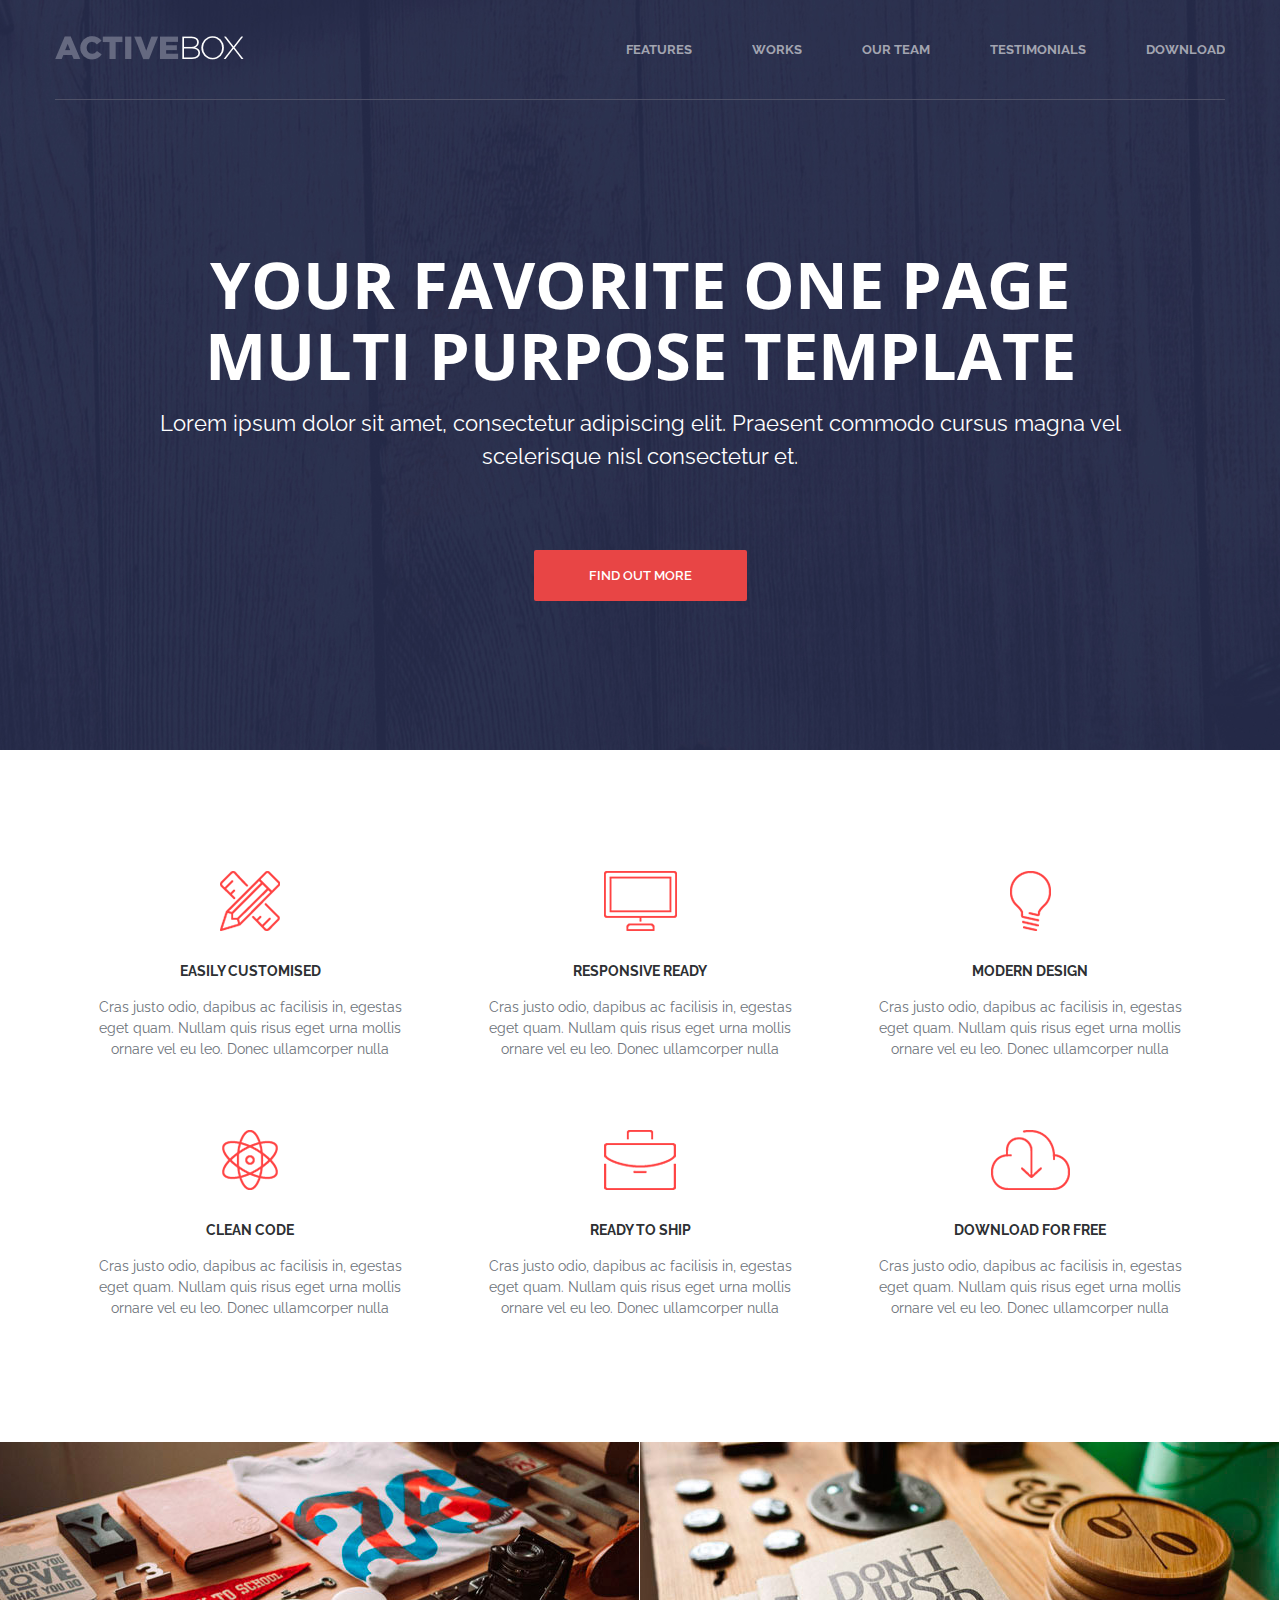
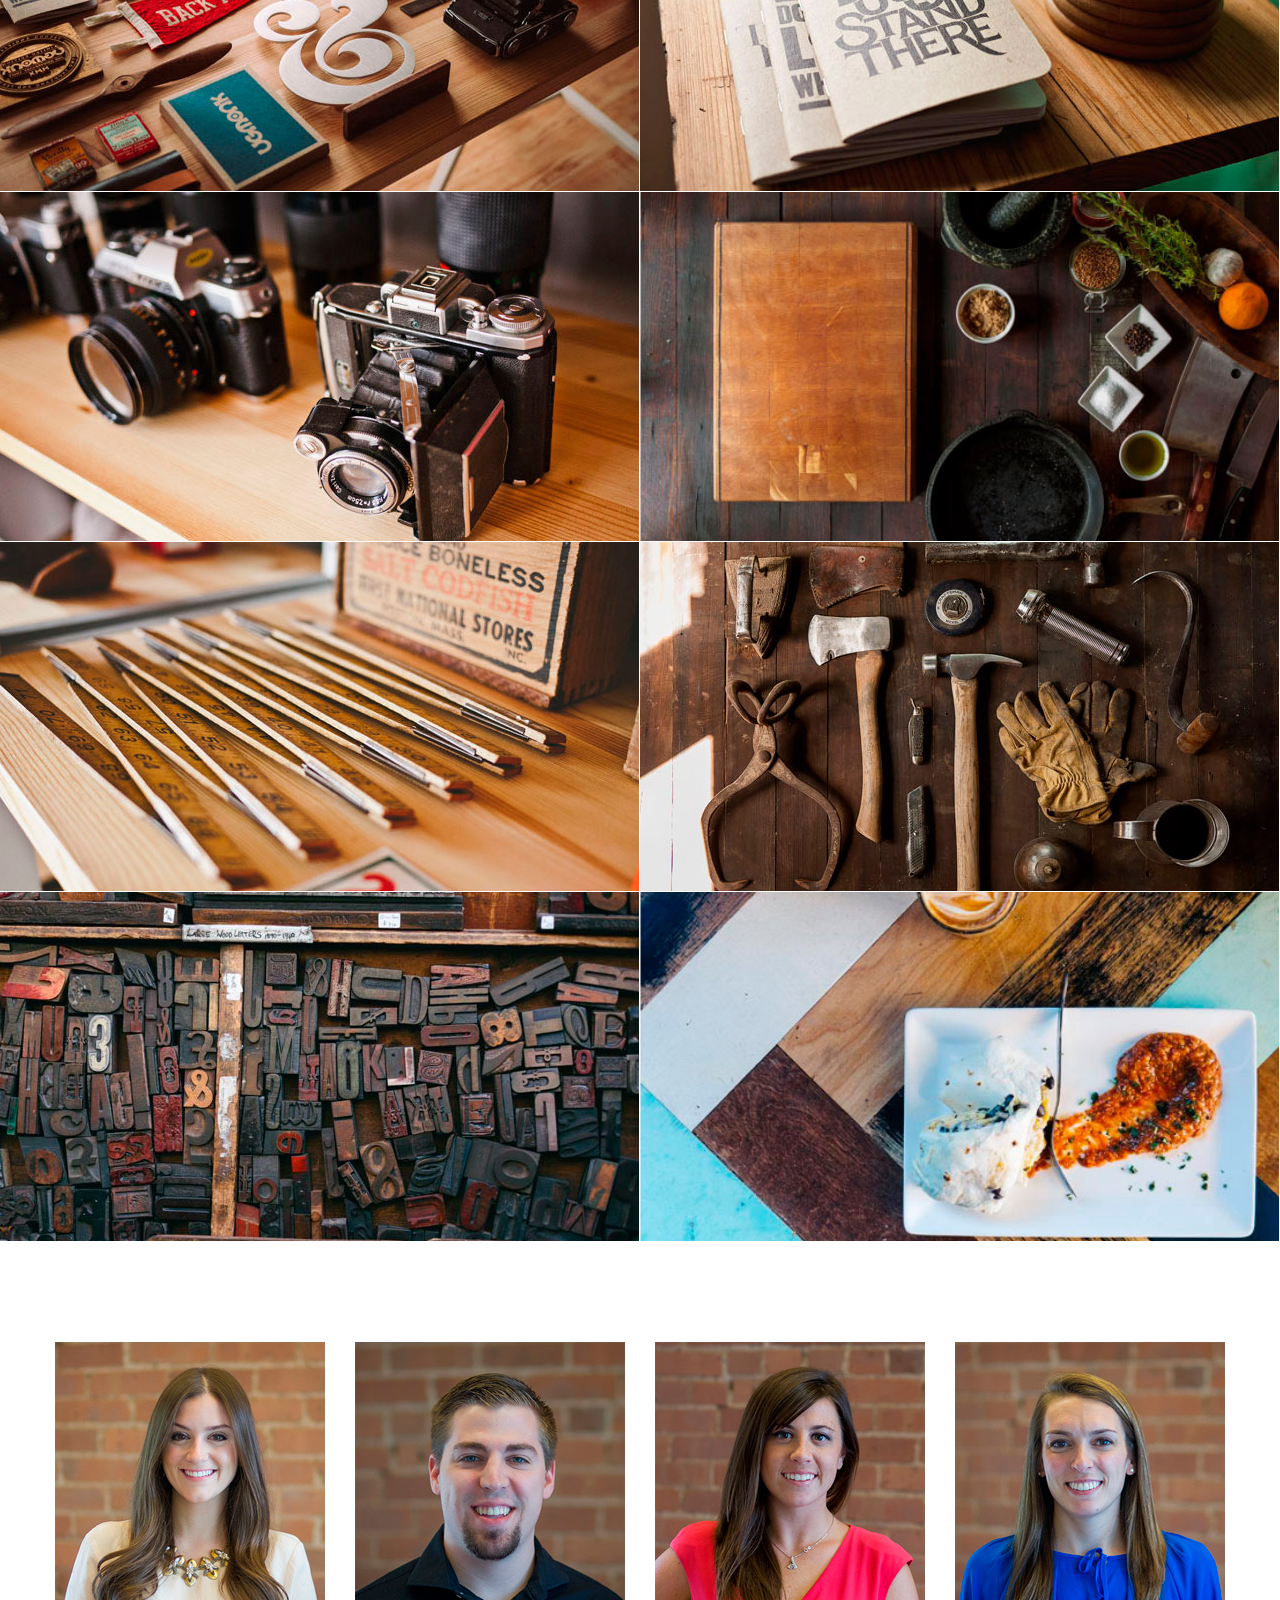
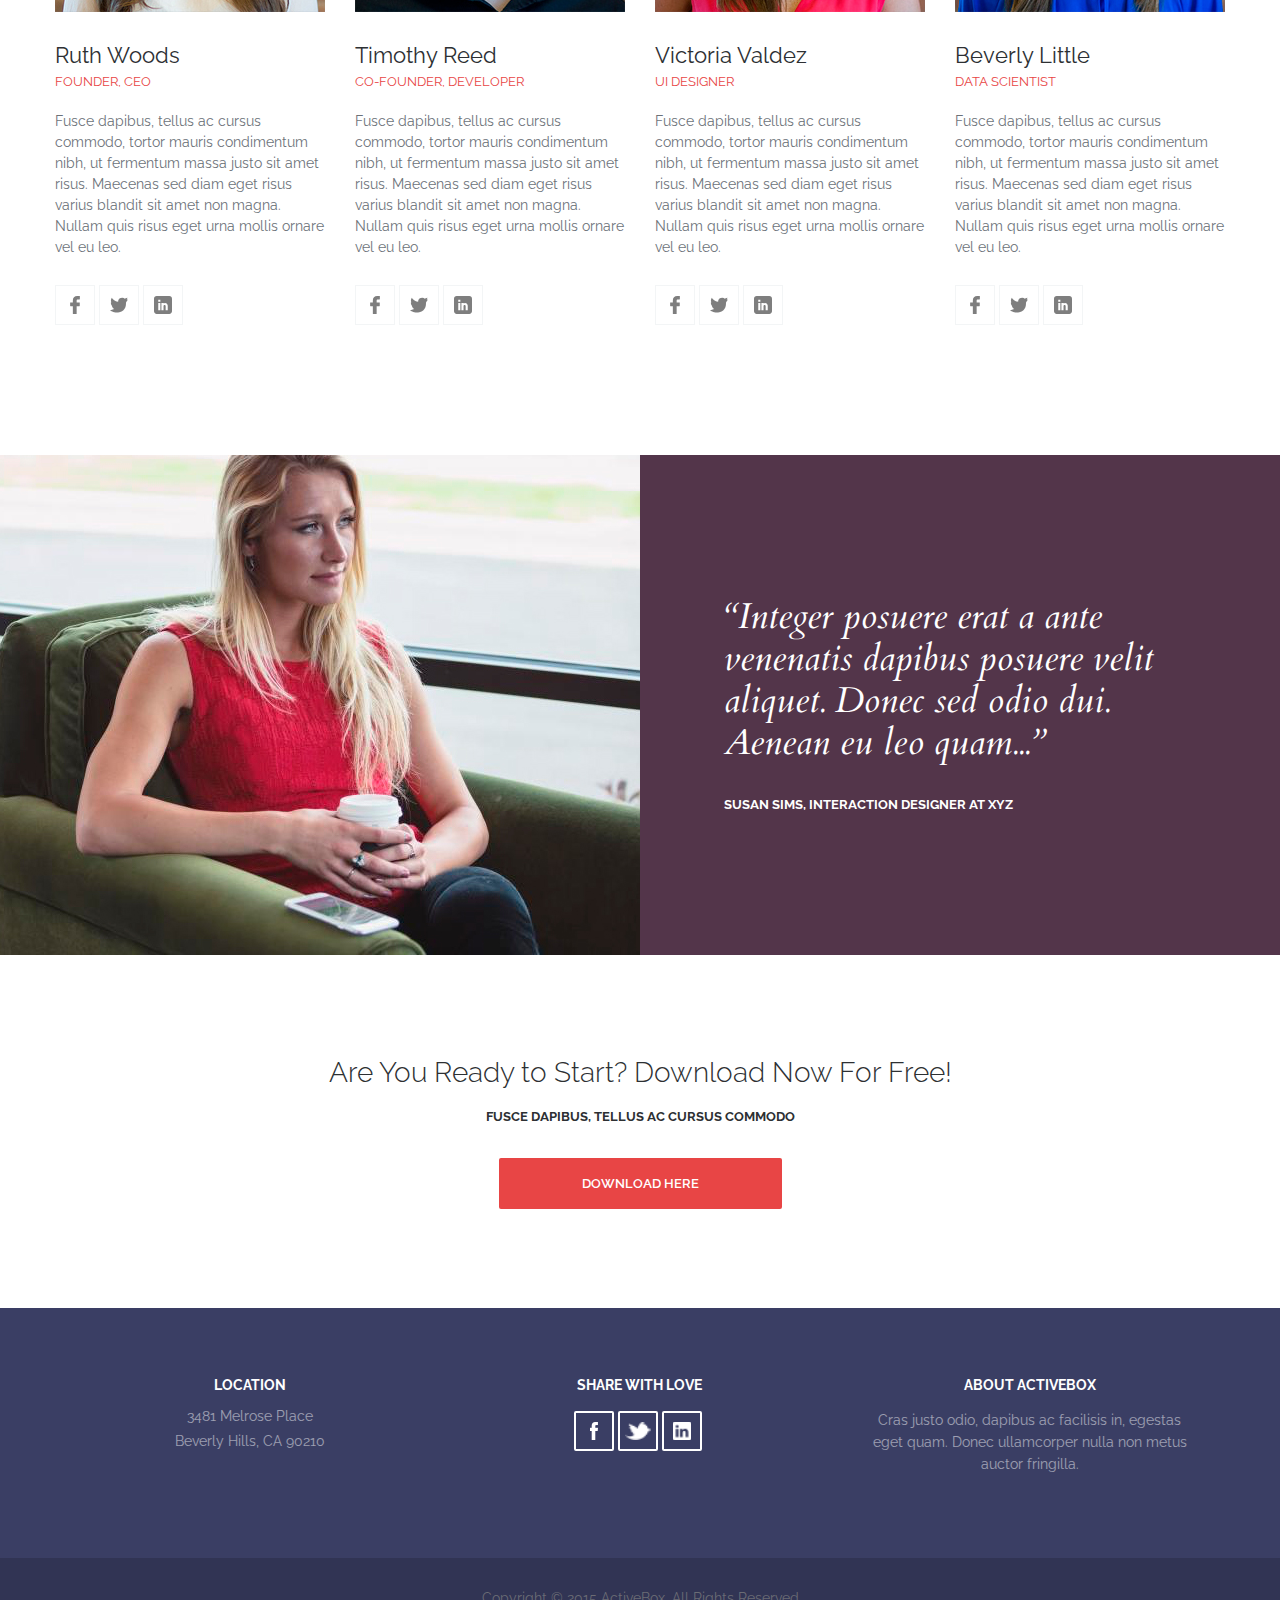
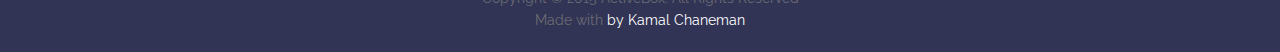
<file: Makets2/index.html>
<!DOCTYPE html>
<html lang="en">
<head>
    <meta charset="UTF-8">
    <meta name="viewport" content="width=device-width, initial-scale=1.0">
    <link href="https://fonts.googleapis.com/css?family=Cardo:400i|Open+Sans:400,700|Raleway:300,400,600,700&display=swap&subset=cyrillic" rel="stylesheet">
    <link rel="stylesheet" href="css/style.css">
    <script src="https://cdnjs.cloudflare.com/ajax/libs/jquery/3.4.1/jquery.min.js"></script>
    <title>Document</title>
</head>
<body>

    <header class="header" id="header">
        <div class="container">
            <div class="header__inner">
                <div class="header__logo">
                    <img src="img/logo.png" alt="">
                </div>
                <nav class="nav">
                    <a class="nav__link" href="#" data-scroll="#features">Features</a>
                    <a class="nav__link" href="#" data-scroll="#works">Works</a>
                    <a class="nav__link" href="#" data-scroll="#team">Our Team</a>
                    <a class="nav__link" href="#" data-scroll="#reviews">Testimonials</a>
                    <a class="nav__link" href="#" data-scroll="#download">Download</a>
                </nav>
                <button class="burger" tupe="button">
                    <span class="burger_item"></span>
                </button>
            </div>
        </div>
    </header>

    <div class="intro" id="intro">
        <div class="container">
            <div class="intro__inner" id="intro__inner">
                <h1 class="intro__title">Your Favorite One Page Multi Purpose Template</h1>
                <p class="intro__subtitle">Lorem ipsum dolor sit amet, consectetur adipiscing elit. Praesent commodo cursus magna vel scelerisque nisl consectetur et.</p>
                <a class="intro__btn btn__red" href="">Find Out More</a>
            </div>
        </div>
    </div>

    <!-- FEATURES -->
    <div class="container" id="features">
        <div class="features">
            <div class="features__item">
                <img class="features__icon" src="img/features/1.png" alt="">
                <p class="features_title">Easily Customised</p>
                <div class="features__description">Cras justo odio, dapibus ac facilisis in, egestas eget quam. Nullam quis risus eget urna mollis ornare vel eu leo. Donec ullamcorper nulla</div>
            </div>
            <div class="features__item">
                <img class="features__icon" src="img/features/2.png" alt="">
                <p class="features_title">Responsive REady</p>
                <div class="features__description">Cras justo odio, dapibus ac facilisis in, egestas eget quam. Nullam quis risus eget urna mollis ornare vel eu leo. Donec ullamcorper nulla</div>
            </div>
            <div class="features__item">
                <img class="features__icon" src="img/features/3.png" alt="">
                <p class="features_title">Modern Design</p>
                <div class="features__description">Cras justo odio, dapibus ac facilisis in, egestas eget quam. Nullam quis risus eget urna mollis ornare vel eu leo. Donec ullamcorper nulla</div>
            </div>
            <div class="features__item">
                <img class="features__icon" src="img/features/4.png" alt="">
                <p class="features_title">Clean Code</p>
                <div class="features__description">Cras justo odio, dapibus ac facilisis in, egestas eget quam. Nullam quis risus eget urna mollis ornare vel eu leo. Donec ullamcorper nulla</div>
            </div>
            <div class="features__item">
                <img class="features__icon" src="img/features/5.png" alt="">
                <p class="features_title">Ready to Ship</p>
                <div class="features__description">Cras justo odio, dapibus ac facilisis in, egestas eget quam. Nullam quis risus eget urna mollis ornare vel eu leo. Donec ullamcorper nulla</div>
            </div>
            <div class="features__item">
                <img class="features__icon" src="img/features/6.png" alt="">
                <p class="features_title">Download for Free</p>
                <div class="features__description">Cras justo odio, dapibus ac facilisis in, egestas eget quam. Nullam quis risus eget urna mollis ornare vel eu leo. Donec ullamcorper nulla</div>
            </div>
        </div>
    </div>

<!-- WORKS -->
<div class="works" id="works">
    <div class="works__item">
        <img class="works__foto" src="img/works/work-1.jpg" alt="">
        <div class="works__content">
            <div class="works__title">Project Name</div>
            <div class="works__text">User Interface Design</div>
        </div>
    </div>
    <div class="works__item">
        <img class="works__foto" src="img/works/work-2.jpg" alt="">
        <div class="works__content">
            <div class="works__title">Project Name</div>
            <div class="works__text">User Interface Design</div>
        </div>
    </div>
    <div class="works__item">
        <img class="works__foto" src="img/works/work-3.jpg" alt="">
        <div class="works__content">
            <div class="works__title">Project Name</div>
            <div class="works__text">User Interface Design</div>
        </div>
    </div>
    <div class="works__item">
        <img class="works__foto" src="img/works/work-4.jpg" alt="">
        <div class="works__content">
            <div class="works__title">Project Name</div>
            <div class="works__text">User Interface Design</div>
        </div>
    </div>
    <div class="works__item">
        <img class="works__foto" src="img/works/work-5.jpg" alt="">
        <div class="works__content">
            <div class="works__title">Project Name</div>
            <div class="works__text">User Interface Design</div>
        </div>
    </div>
    <div class="works__item">
        <img class="works__foto" src="img/works/work-6.jpg" alt="">
        <div class="works__content">
            <div class="works__title">Project Name</div>
            <div class="works__text">User Interface Design</div>
        </div>
    </div>
    <div class="works__item">
        <img class="works__foto" src="img/works/work-7.jpg" alt="">
        <div class="works__content">
            <div class="works__title">Project Name</div>
            <div class="works__text">User Interface Design</div>
        </div>
    </div>
    <div class="works__item">
        <img class="works__foto" src="img/works/work-8.jpg" alt="">
        <div class="works__content">
            <div class="works__title">Project Name</div>
            <div class="works__text">User Interface Design</div>
        </div>
    </div>
</div>

<!-- TEAM -->
<div class="team" id="team">
    <div class="container">
        <div class="team__inner">
            <div class="team__item">
                <img class="team__foto" src="img/team/team_1.jpg" alt="">
                <div class="team__name">Ruth Woods</div>
                <div class="team__prof">Founder, CEO</div>
                <div class="team__text"><p>Fusce dapibus, tellus ac cursus commodo, tortor mauris condimentum nibh, ut fermentum massa justo sit amet risus. Maecenas sed diam eget risus varius blandit sit amet non magna. Nullam quis risus eget urna mollis ornare vel eu leo.</p></div>
                <div class="social">
                    <a class="social__item" href="">
                        <img src="img/facebook.svg" alt="" height="18">
                    </a>
                    <a class="social__item" href="">
                        <img src="img/twitter.svg" alt="" height="18">
                    </a>
                    <a class="social__item" href="">
                        <img src="img/linkedin.svg" alt="" height="18">
                    </a>
                </div>
            </div>
            <div class="team__item">
                <img class="team__foto" src="img/team/team_2.jpg" alt="">
                <div class="team__name">Timothy Reed</div>
                <div class="team__prof">Co-Founder, Developer</div>
                <div class="team__text"><p>Fusce dapibus, tellus ac cursus commodo, tortor mauris condimentum nibh, ut fermentum massa justo sit amet risus. Maecenas sed diam eget risus varius blandit sit amet non magna. Nullam quis risus eget urna mollis ornare vel eu leo.</p></div>
                <div class="social">
                    <a class="social__item" href="">
                        <img src="img/facebook.svg" alt="" height="18">
                    </a>
                    <a class="social__item" href="">
                        <img src="img/twitter.svg" alt="" height="18">
                    </a>
                    <a class="social__item" href="">
                        <img src="img/linkedin.svg" alt="" height="18">
                    </a>
                </div>
            </div>
            <div class="team__item">
                <img class="team__foto" src="img/team/team_3.jpg" alt="">
                <div class="team__name">Victoria Valdez</div>
                <div class="team__prof">UI Designer</div>
                <div class="team__text"><p>Fusce dapibus, tellus ac cursus commodo, tortor mauris condimentum nibh, ut fermentum massa justo sit amet risus. Maecenas sed diam eget risus varius blandit sit amet non magna. Nullam quis risus eget urna mollis ornare vel eu leo.</p></div>
                <div class="social">
                    <a class="social__item" href="">
                        <img src="img/facebook.svg" alt="" height="18">
                    </a>
                    <a class="social__item" href="">
                        <img src="img/twitter.svg" alt="" height="18">
                    </a>
                    <a class="social__item" href="">
                        <img src="img/linkedin.svg" alt="" height="18">
                    </a>
                </div>
            </div>
            <div class="team__item">
                <img class="team__foto" src="img/team/team_4.jpg" alt="">
                <div class="team__name">Beverly Little</div>
                <div class="team__prof">Data Scientist</div>
                <div class="team__text"><p>Fusce dapibus, tellus ac cursus commodo, tortor mauris condimentum nibh, ut fermentum massa justo sit amet risus. Maecenas sed diam eget risus varius blandit sit amet non magna. Nullam quis risus eget urna mollis ornare vel eu leo.</p></div>
                <div class="social">
                    <a class="social__item" href="">
                        <img src="img/facebook.svg" alt="" height="18">
                    </a>
                    <a class="social__item" href="">
                        <img src="img/twitter.svg" alt="" height="18">
                    </a>
                    <a class="social__item" href="">
                        <img src="img/linkedin.svg" alt="" height="18">
                    </a>
                </div>
            </div>
        </div>
    </div>
</div>


<!-- Testimonials -->
<div class="reviews" id="reviews">
    <div class="container">
        <div class="reviews__item">
            <div class="reviews__foto">
                <img class="reviews__image" src="img/reviews/reviews.jpg" alt="">
            </div>
            <div class="reviews__content">
                <div class="reviews__text">“Integer posuere erat a ante venenatis dapibus posuere velit aliquet. Donec sed odio dui. Aenean eu leo quam...”</div>
                <div class="reviews__author">Susan Sims, Interaction Designer at XYZ</div>
            </div>
        </div>

    </div>
</div>


<!-- DOWNLOAD -->
<div class="download" id="download">
    <div class="container">
        <h3 class="download__title">Are You Ready to Start? Download Now For Free!</h3>
        <div class="download__text">Fusce dapibus, tellus ac cursus commodo</div>
        <a class="dowload__btn dowload__red" href="">Download Here</a>
    </div>
</div>
<!-- FOOTER -->
<footer class="footer">
    <div class="container">
        <div class="footer__inner">
            <div class="footer__item">
                <div class="footer__title">Location</div>
                <div class="footer__text1">
                    <p>3481 Melrose Place</p> 
                    <p>Beverly Hills, CA 90210</p>
                </div>
            </div>
            <div class="footer__item">
                <div class="footer__title title2">Share with Love</div>
                <div class="social social__footer">
                    <a class="social__item" href="">
                        <img src="img/facebook.png" alt="" height="18">
                    </a>
                    <a class="social__item" href="">
                        <img src="img/twitter.png" alt="" height="18">
                    </a>
                    <a class="social__item" href="">
                        <img src="img/linkedin.png" alt="" height="18">
                    </a>
                </div>
            </div>
            <div class="footer__item">
                <div class="footer__title">About ActiveBox</div>
                <div class="footer__text3">Cras justo odio, dapibus ac facilisis in, egestas eget quam. Donec ullamcorper nulla non metus auctor fringilla.</div>
            </div>
        </div>
        
    </div>
    
</footer>
<div class="footer_copyright">
    <div class="container">
        <div class="copyright_text">
            <div>Copyright © 2015 ActiveBox. All Rights Reserved</div>
            <div>Made with <span>by Kamal Chaneman</span></div>
        </div>
    </div>
</div>

<script src="app.js"></script>


</body>
</html>
</file>
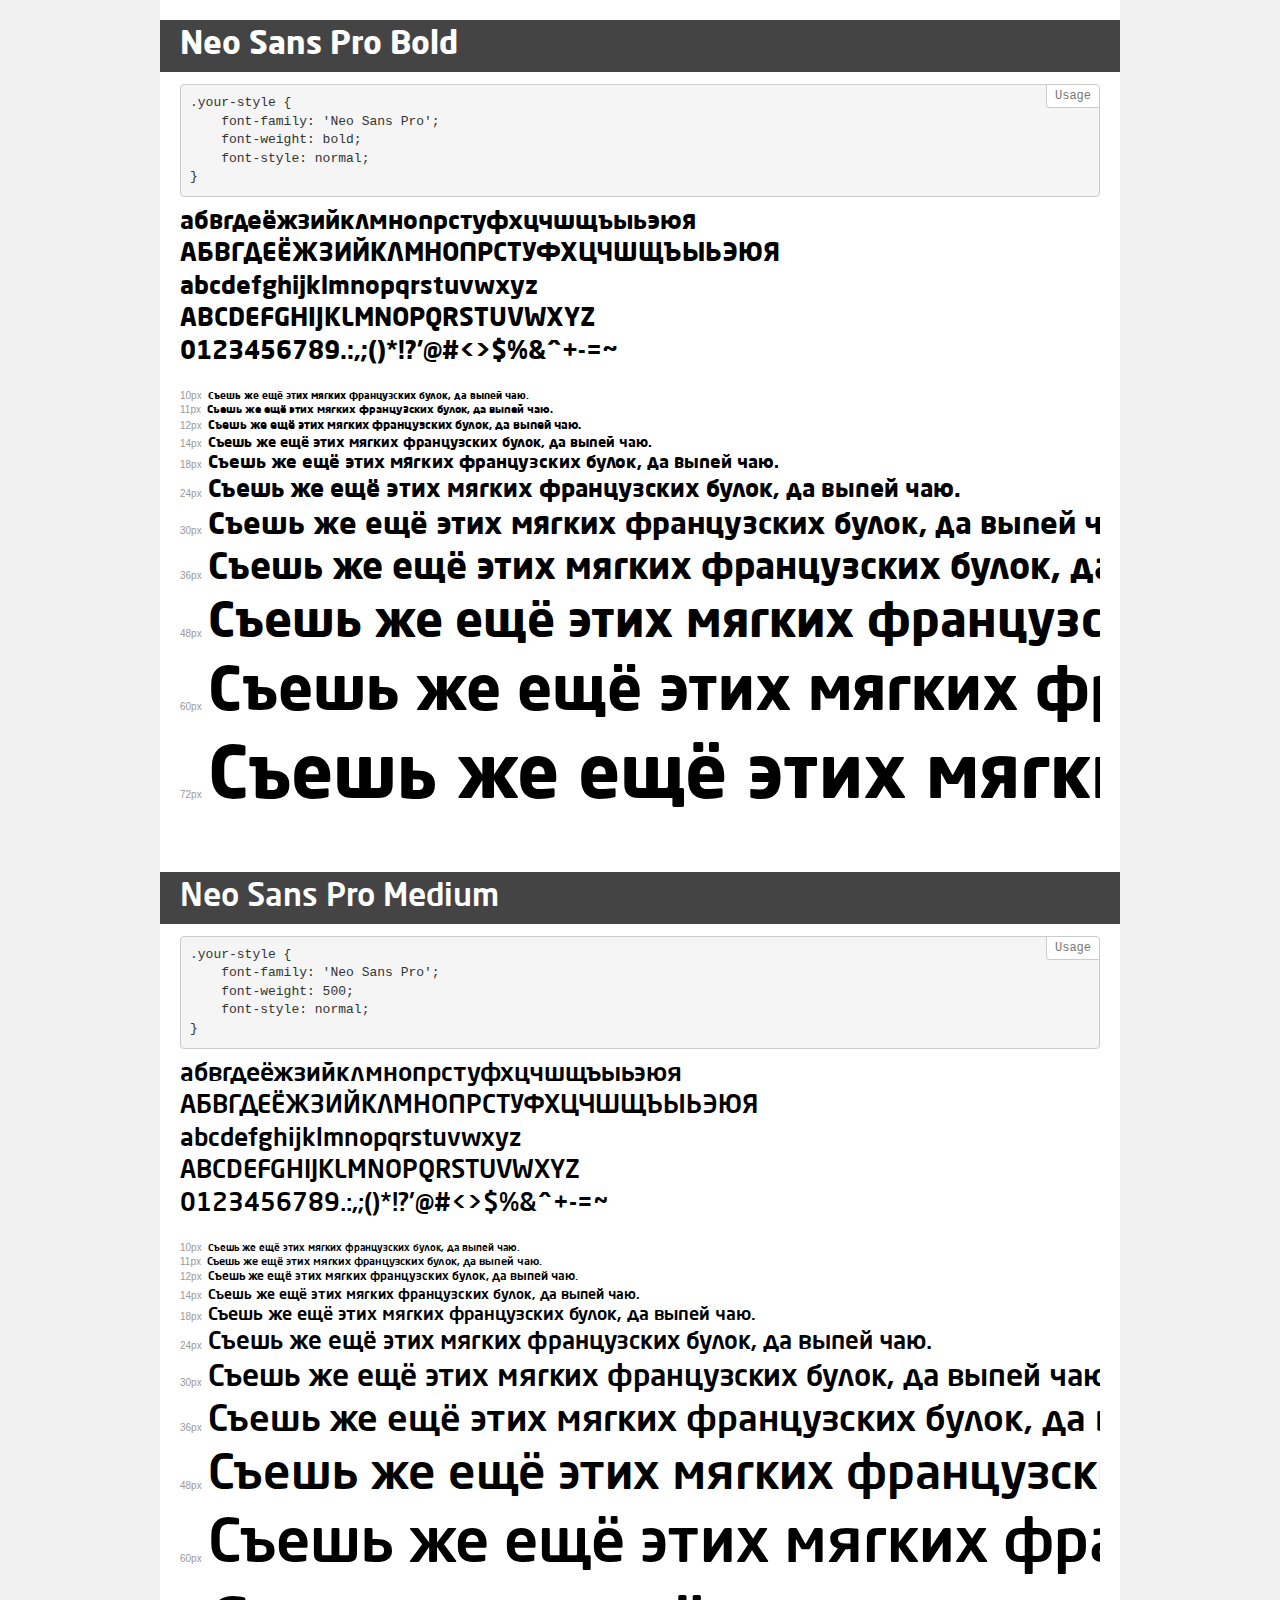
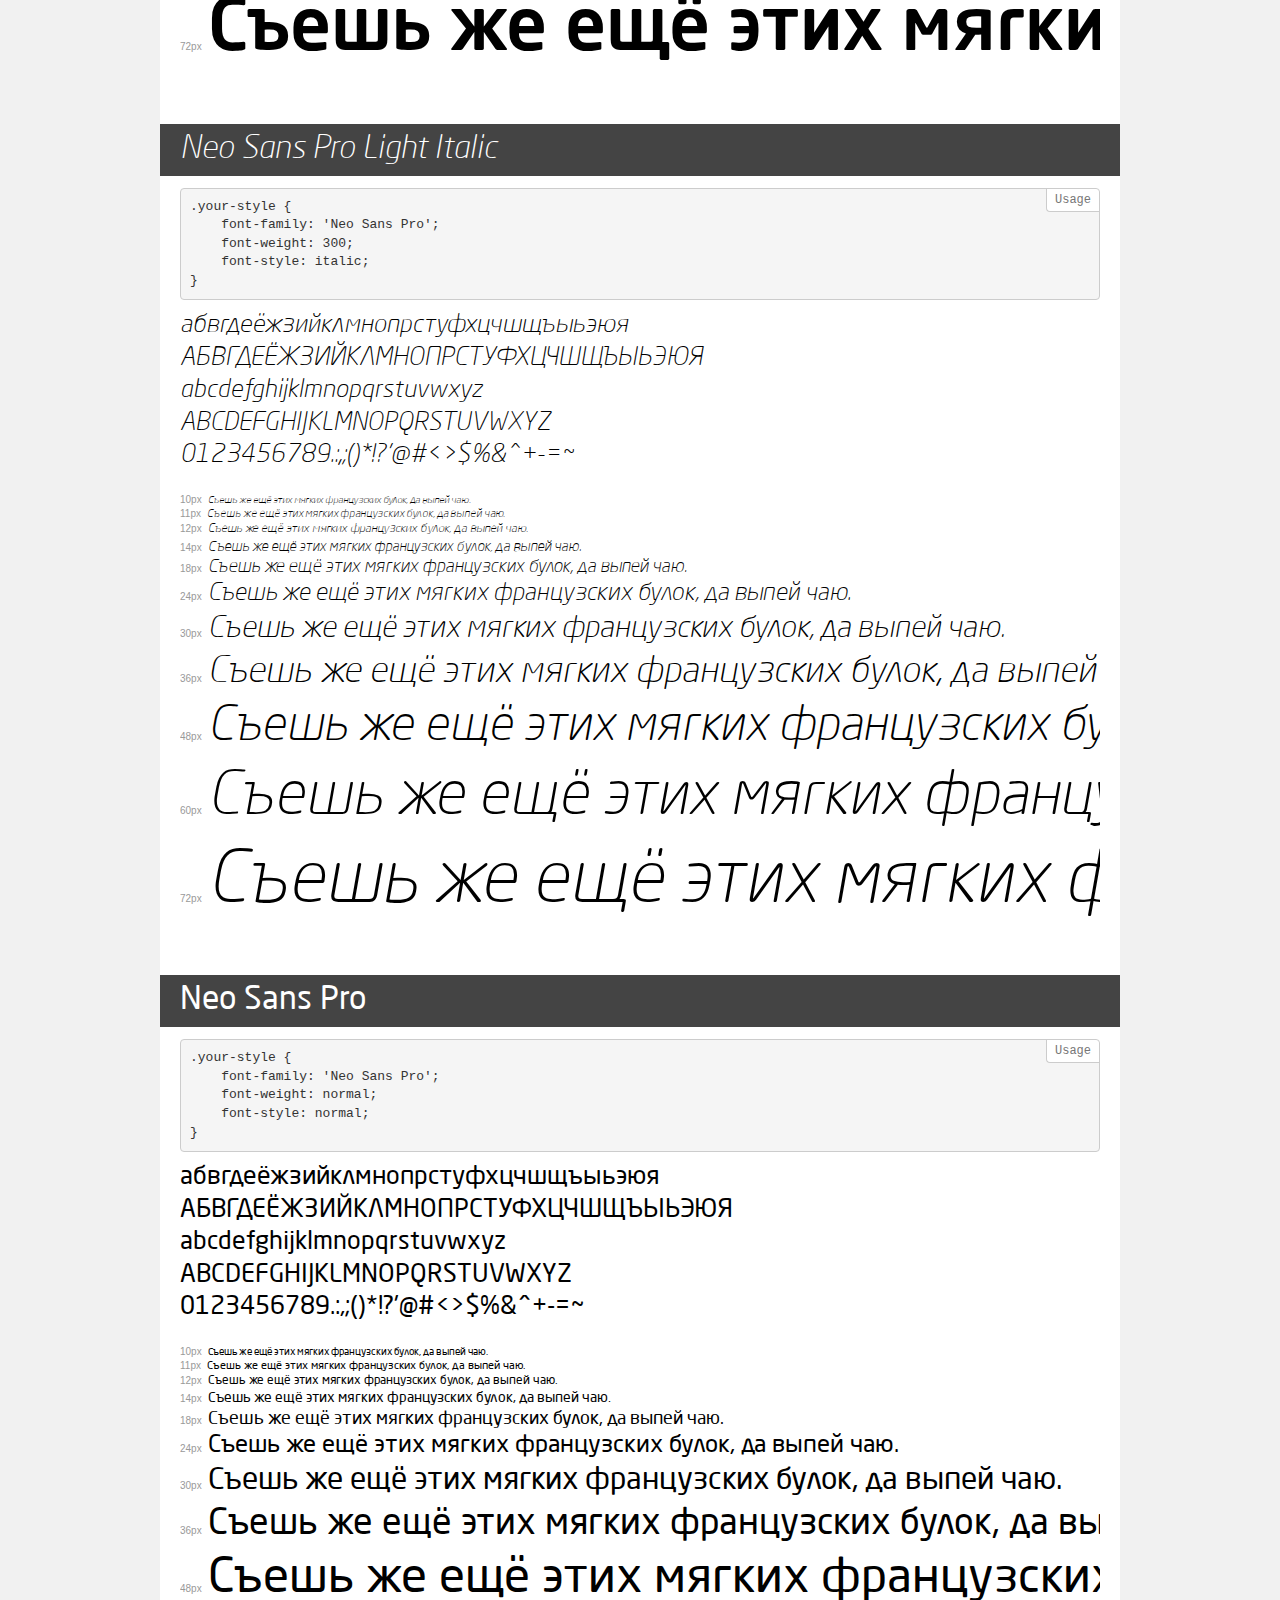
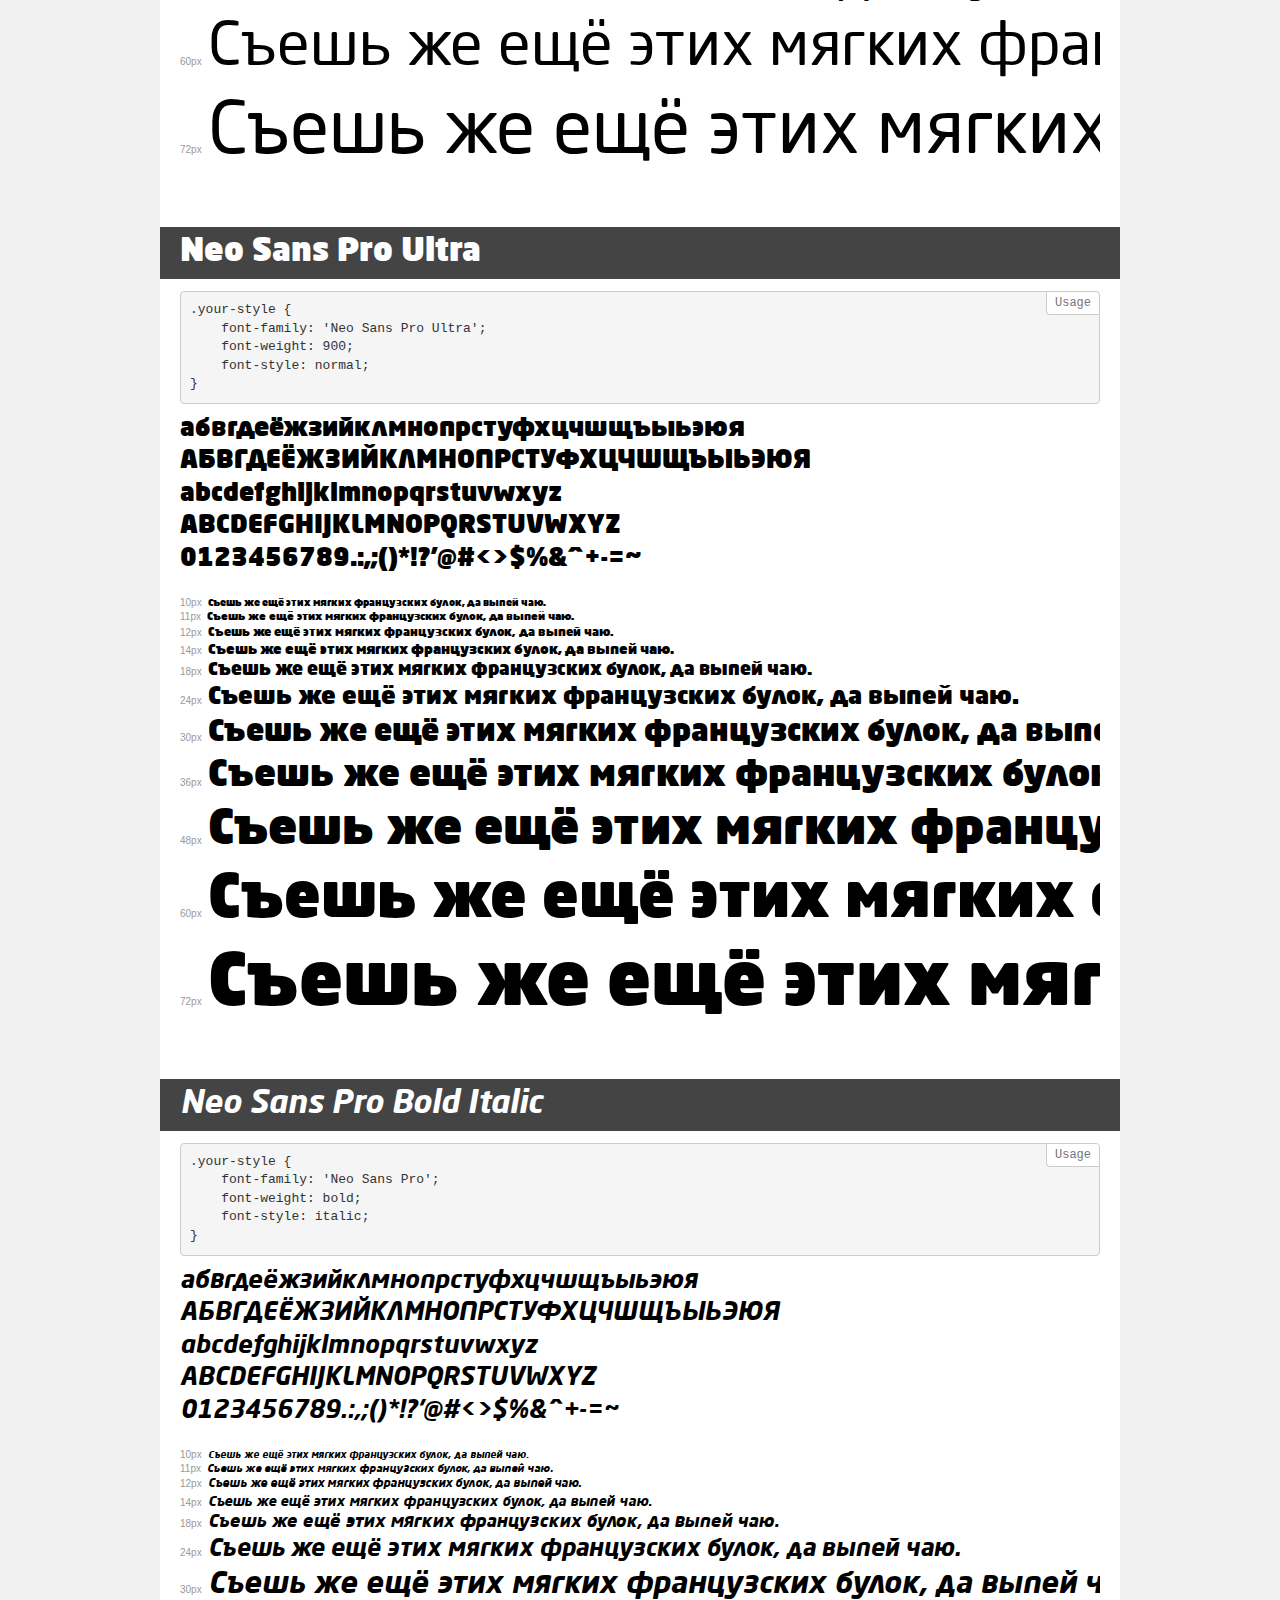
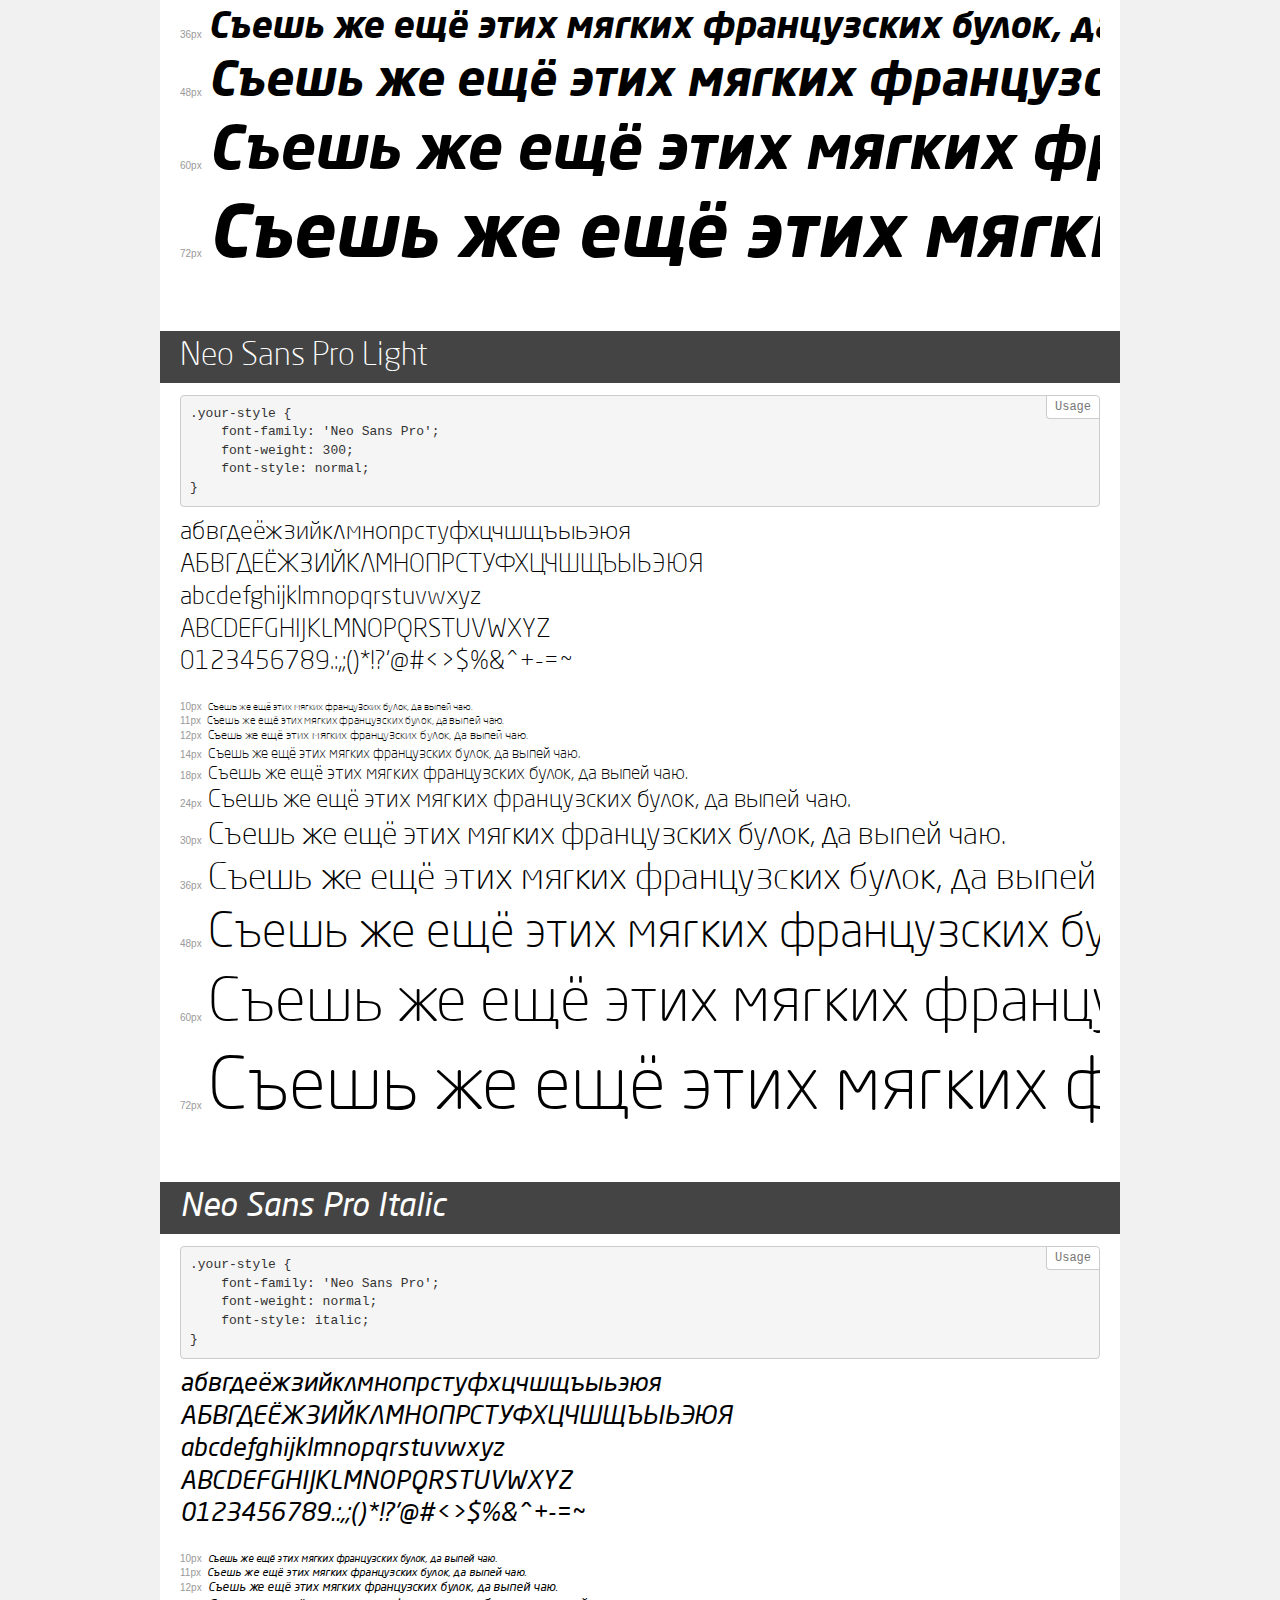
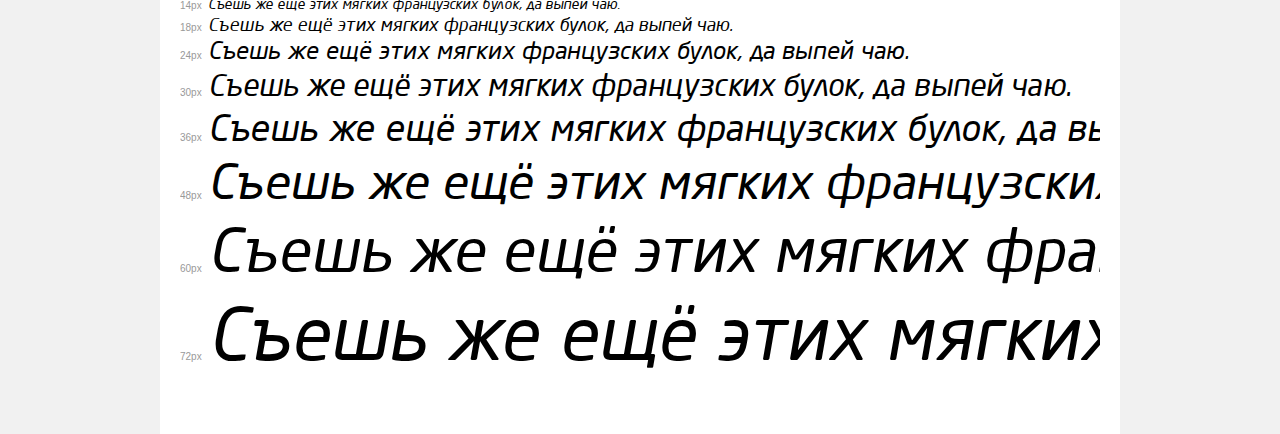
<file: Makets3/NeoSansPro/demo.html>
<!DOCTYPE html>
<html>
<head>
	<meta charset="utf-8">
	<meta http-equiv="X-UA-Compatible" content="IE=edge">
	<meta name="viewport" content="width=device-width, initial-scale=1">
	<meta name="robots" content="noindex, noarchive">
	<title>Transfonter demo</title>
	<link href="stylesheet.css" rel="stylesheet">
	<style>
		/*
		http://meyerweb.com/eric/tools/css/reset/
		v2.0 | 20110126
		License: none (public domain)
		*/
		html, body, div, span, applet, object, iframe,
		h1, h2, h3, h4, h5, h6, p, blockquote, pre,
		a, abbr, acronym, address, big, cite, code,
		del, dfn, em, img, ins, kbd, q, s, samp,
		small, strike, strong, sub, sup, tt, var,
		b, u, i, center,
		dl, dt, dd, ol, ul, li,
		fieldset, form, label, legend,
		table, caption, tbody, tfoot, thead, tr, th, td,
		article, aside, canvas, details, embed,
		figure, figcaption, footer, header, hgroup,
		menu, nav, output, ruby, section, summary,
		time, mark, audio, video {
			margin: 0;
			padding: 0;
			border: 0;
			font-size: 100%;
			font: inherit;
			vertical-align: baseline;
		}
		/* HTML5 display-role reset for older browsers */
		article, aside, details, figcaption, figure,
		footer, header, hgroup, menu, nav, section {
			display: block;
		}
		body {
			line-height: 1;
		}
		ol, ul {
			list-style: none;
		}
		blockquote, q {
			quotes: none;
		}
		blockquote:before, blockquote:after,
		q:before, q:after {
			content: '';
			content: none;
		}
		table {
			border-collapse: collapse;
			border-spacing: 0;
		}
		/* common styles */
		body {
			background: #f1f1f1;
			color: #000;
		}
		.page {
			background: #fff;
			width: 920px;
			margin: 0 auto;
			padding: 20px 20px 0 20px;
			overflow: hidden;
		}
		.font-container {
			overflow-x: auto;
			overflow-y: hidden;
			margin-bottom: 40px;
			line-height: 1.3;
			white-space: nowrap;
			padding-bottom: 5px;
		}
		h1 {
			position: relative;
			background: #444;
			font-size: 32px;
			color: #fff;
			padding: 10px 20px;
			margin: 0 -20px 12px -20px;
		}
		.letters {
			font-size: 25px;
			margin-bottom: 20px;
		}
		.s10:before {
			content: '10px';
		}
		.s11:before {
			content: '11px';
		}
		.s12:before {
			content: '12px';
		}
		.s14:before {
			content: '14px';
		}
		.s18:before {
			content: '18px';
		}
		.s24:before {
			content: '24px';
		}
		.s30:before {
			content: '30px';
		}
		.s36:before {
			content: '36px';
		}
		.s48:before {
			content: '48px';
		}
		.s60:before {
			content: '60px';
		}
		.s72:before {
			content: '72px';
		}
		.s10:before, .s11:before, .s12:before, .s14:before,
		.s18:before, .s24:before, .s30:before, .s36:before,
		.s48:before, .s60:before, .s72:before {
			font-family: Arial, sans-serif;
			font-size: 10px;
			font-weight: normal;
			font-style: normal;
			color: #999;
			padding-right: 6px;
		}
		pre {
			display: block;
			position: relative;
			padding: 9px;
			margin: 0 0 10px;
			font-family: Monaco, Menlo, Consolas, "Courier New", monospace !important;
			font-size: 13px;
			line-height: 1.428571429;
			color: #333;
			font-weight: normal !important;
			font-style: normal !important;
			background-color: #f5f5f5;
			border: 1px solid #ccc;
			overflow-x: auto;
			border-radius: 4px;
		}
		pre:after {
			display: block;
			position: absolute;
			right: 0;
			top: 0;
			content: 'Usage';
			line-height: 1;
			padding: 5px 8px;
			font-size: 12px;
			color: #767676;
			background-color: #fff;
			border: 1px solid #ccc;
			border-right: none;
			border-top: none;
			border-radius: 0 4px 0 4px;
			z-index: 10;
		}
		/* responsive */
		@media (max-width: 959px) {
			.page {
				width: auto;
				margin: 0;
			}
		}
	</style>
</head>
<body>
<div class="page">
	<div class="demo" style="font-family: 'Neo Sans Pro'; font-weight: bold; font-style: normal;">
		<h1>Neo Sans Pro Bold</h1>
		<pre>.your-style {
    font-family: 'Neo Sans Pro';
    font-weight: bold;
    font-style: normal;
}</pre>
		<div class="font-container">
			<p class="letters">
				абвгдеёжзийклмнопрстуфхцчшщъыьэюя <br />
				АБВГДЕЁЖЗИЙКЛМНОПРСТУФХЦЧШЩЪЫЬЭЮЯ <br />
				abcdefghijklmnopqrstuvwxyz <br />
				ABCDEFGHIJKLMNOPQRSTUVWXYZ <br />				0123456789.:,;()*!?'@#<>$%&^+-=~
			</p>
			<p class="s10" style="font-size: 10px;">Съешь же ещё этих мягких французских булок, да выпей чаю.</p>
			<p class="s11" style="font-size: 11px;">Съешь же ещё этих мягких французских булок, да выпей чаю.</p>
			<p class="s12" style="font-size: 12px;">Съешь же ещё этих мягких французских булок, да выпей чаю.</p>
			<p class="s14" style="font-size: 14px;">Съешь же ещё этих мягких французских булок, да выпей чаю.</p>
			<p class="s18" style="font-size: 18px;">Съешь же ещё этих мягких французских булок, да выпей чаю.</p>
			<p class="s24" style="font-size: 24px;">Съешь же ещё этих мягких французских булок, да выпей чаю.</p>
			<p class="s30" style="font-size: 30px;">Съешь же ещё этих мягких французских булок, да выпей чаю.</p>
			<p class="s36" style="font-size: 36px;">Съешь же ещё этих мягких французских булок, да выпей чаю.</p>
			<p class="s48" style="font-size: 48px;">Съешь же ещё этих мягких французских булок, да выпей чаю.</p>
			<p class="s60" style="font-size: 60px;">Съешь же ещё этих мягких французских булок, да выпей чаю.</p>
			<p class="s72" style="font-size: 72px;">Съешь же ещё этих мягких французских булок, да выпей чаю.</p>
		</div>
	</div>
	<div class="demo" style="font-family: 'Neo Sans Pro'; font-weight: 500; font-style: normal;">
		<h1>Neo Sans Pro Medium</h1>
		<pre>.your-style {
    font-family: 'Neo Sans Pro';
    font-weight: 500;
    font-style: normal;
}</pre>
		<div class="font-container">
			<p class="letters">
				абвгдеёжзийклмнопрстуфхцчшщъыьэюя <br />
				АБВГДЕЁЖЗИЙКЛМНОПРСТУФХЦЧШЩЪЫЬЭЮЯ <br />
				abcdefghijklmnopqrstuvwxyz <br />
				ABCDEFGHIJKLMNOPQRSTUVWXYZ <br />				0123456789.:,;()*!?'@#<>$%&^+-=~
			</p>
			<p class="s10" style="font-size: 10px;">Съешь же ещё этих мягких французских булок, да выпей чаю.</p>
			<p class="s11" style="font-size: 11px;">Съешь же ещё этих мягких французских булок, да выпей чаю.</p>
			<p class="s12" style="font-size: 12px;">Съешь же ещё этих мягких французских булок, да выпей чаю.</p>
			<p class="s14" style="font-size: 14px;">Съешь же ещё этих мягких французских булок, да выпей чаю.</p>
			<p class="s18" style="font-size: 18px;">Съешь же ещё этих мягких французских булок, да выпей чаю.</p>
			<p class="s24" style="font-size: 24px;">Съешь же ещё этих мягких французских булок, да выпей чаю.</p>
			<p class="s30" style="font-size: 30px;">Съешь же ещё этих мягких французских булок, да выпей чаю.</p>
			<p class="s36" style="font-size: 36px;">Съешь же ещё этих мягких французских булок, да выпей чаю.</p>
			<p class="s48" style="font-size: 48px;">Съешь же ещё этих мягких французских булок, да выпей чаю.</p>
			<p class="s60" style="font-size: 60px;">Съешь же ещё этих мягких французских булок, да выпей чаю.</p>
			<p class="s72" style="font-size: 72px;">Съешь же ещё этих мягких французских булок, да выпей чаю.</p>
		</div>
	</div>
	<div class="demo" style="font-family: 'Neo Sans Pro'; font-weight: 300; font-style: italic;">
		<h1>Neo Sans Pro Light Italic</h1>
		<pre>.your-style {
    font-family: 'Neo Sans Pro';
    font-weight: 300;
    font-style: italic;
}</pre>
		<div class="font-container">
			<p class="letters">
				абвгдеёжзийклмнопрстуфхцчшщъыьэюя <br />
				АБВГДЕЁЖЗИЙКЛМНОПРСТУФХЦЧШЩЪЫЬЭЮЯ <br />
				abcdefghijklmnopqrstuvwxyz <br />
				ABCDEFGHIJKLMNOPQRSTUVWXYZ <br />				0123456789.:,;()*!?'@#<>$%&^+-=~
			</p>
			<p class="s10" style="font-size: 10px;">Съешь же ещё этих мягких французских булок, да выпей чаю.</p>
			<p class="s11" style="font-size: 11px;">Съешь же ещё этих мягких французских булок, да выпей чаю.</p>
			<p class="s12" style="font-size: 12px;">Съешь же ещё этих мягких французских булок, да выпей чаю.</p>
			<p class="s14" style="font-size: 14px;">Съешь же ещё этих мягких французских булок, да выпей чаю.</p>
			<p class="s18" style="font-size: 18px;">Съешь же ещё этих мягких французских булок, да выпей чаю.</p>
			<p class="s24" style="font-size: 24px;">Съешь же ещё этих мягких французских булок, да выпей чаю.</p>
			<p class="s30" style="font-size: 30px;">Съешь же ещё этих мягких французских булок, да выпей чаю.</p>
			<p class="s36" style="font-size: 36px;">Съешь же ещё этих мягких французских булок, да выпей чаю.</p>
			<p class="s48" style="font-size: 48px;">Съешь же ещё этих мягких французских булок, да выпей чаю.</p>
			<p class="s60" style="font-size: 60px;">Съешь же ещё этих мягких французских булок, да выпей чаю.</p>
			<p class="s72" style="font-size: 72px;">Съешь же ещё этих мягких французских булок, да выпей чаю.</p>
		</div>
	</div>
	<div class="demo" style="font-family: 'Neo Sans Pro'; font-weight: normal; font-style: normal;">
		<h1>Neo Sans Pro</h1>
		<pre>.your-style {
    font-family: 'Neo Sans Pro';
    font-weight: normal;
    font-style: normal;
}</pre>
		<div class="font-container">
			<p class="letters">
				абвгдеёжзийклмнопрстуфхцчшщъыьэюя <br />
				АБВГДЕЁЖЗИЙКЛМНОПРСТУФХЦЧШЩЪЫЬЭЮЯ <br />
				abcdefghijklmnopqrstuvwxyz <br />
				ABCDEFGHIJKLMNOPQRSTUVWXYZ <br />				0123456789.:,;()*!?'@#<>$%&^+-=~
			</p>
			<p class="s10" style="font-size: 10px;">Съешь же ещё этих мягких французских булок, да выпей чаю.</p>
			<p class="s11" style="font-size: 11px;">Съешь же ещё этих мягких французских булок, да выпей чаю.</p>
			<p class="s12" style="font-size: 12px;">Съешь же ещё этих мягких французских булок, да выпей чаю.</p>
			<p class="s14" style="font-size: 14px;">Съешь же ещё этих мягких французских булок, да выпей чаю.</p>
			<p class="s18" style="font-size: 18px;">Съешь же ещё этих мягких французских булок, да выпей чаю.</p>
			<p class="s24" style="font-size: 24px;">Съешь же ещё этих мягких французских булок, да выпей чаю.</p>
			<p class="s30" style="font-size: 30px;">Съешь же ещё этих мягких французских булок, да выпей чаю.</p>
			<p class="s36" style="font-size: 36px;">Съешь же ещё этих мягких французских булок, да выпей чаю.</p>
			<p class="s48" style="font-size: 48px;">Съешь же ещё этих мягких французских булок, да выпей чаю.</p>
			<p class="s60" style="font-size: 60px;">Съешь же ещё этих мягких французских булок, да выпей чаю.</p>
			<p class="s72" style="font-size: 72px;">Съешь же ещё этих мягких французских булок, да выпей чаю.</p>
		</div>
	</div>
	<div class="demo" style="font-family: 'Neo Sans Pro Ultra'; font-weight: 900; font-style: normal;">
		<h1>Neo Sans Pro Ultra</h1>
		<pre>.your-style {
    font-family: 'Neo Sans Pro Ultra';
    font-weight: 900;
    font-style: normal;
}</pre>
		<div class="font-container">
			<p class="letters">
				абвгдеёжзийклмнопрстуфхцчшщъыьэюя <br />
				АБВГДЕЁЖЗИЙКЛМНОПРСТУФХЦЧШЩЪЫЬЭЮЯ <br />
				abcdefghijklmnopqrstuvwxyz <br />
				ABCDEFGHIJKLMNOPQRSTUVWXYZ <br />				0123456789.:,;()*!?'@#<>$%&^+-=~
			</p>
			<p class="s10" style="font-size: 10px;">Съешь же ещё этих мягких французских булок, да выпей чаю.</p>
			<p class="s11" style="font-size: 11px;">Съешь же ещё этих мягких французских булок, да выпей чаю.</p>
			<p class="s12" style="font-size: 12px;">Съешь же ещё этих мягких французских булок, да выпей чаю.</p>
			<p class="s14" style="font-size: 14px;">Съешь же ещё этих мягких французских булок, да выпей чаю.</p>
			<p class="s18" style="font-size: 18px;">Съешь же ещё этих мягких французских булок, да выпей чаю.</p>
			<p class="s24" style="font-size: 24px;">Съешь же ещё этих мягких французских булок, да выпей чаю.</p>
			<p class="s30" style="font-size: 30px;">Съешь же ещё этих мягких французских булок, да выпей чаю.</p>
			<p class="s36" style="font-size: 36px;">Съешь же ещё этих мягких французских булок, да выпей чаю.</p>
			<p class="s48" style="font-size: 48px;">Съешь же ещё этих мягких французских булок, да выпей чаю.</p>
			<p class="s60" style="font-size: 60px;">Съешь же ещё этих мягких французских булок, да выпей чаю.</p>
			<p class="s72" style="font-size: 72px;">Съешь же ещё этих мягких французских булок, да выпей чаю.</p>
		</div>
	</div>
	<div class="demo" style="font-family: 'Neo Sans Pro'; font-weight: bold; font-style: italic;">
		<h1>Neo Sans Pro Bold Italic</h1>
		<pre>.your-style {
    font-family: 'Neo Sans Pro';
    font-weight: bold;
    font-style: italic;
}</pre>
		<div class="font-container">
			<p class="letters">
				абвгдеёжзийклмнопрстуфхцчшщъыьэюя <br />
				АБВГДЕЁЖЗИЙКЛМНОПРСТУФХЦЧШЩЪЫЬЭЮЯ <br />
				abcdefghijklmnopqrstuvwxyz <br />
				ABCDEFGHIJKLMNOPQRSTUVWXYZ <br />				0123456789.:,;()*!?'@#<>$%&^+-=~
			</p>
			<p class="s10" style="font-size: 10px;">Съешь же ещё этих мягких французских булок, да выпей чаю.</p>
			<p class="s11" style="font-size: 11px;">Съешь же ещё этих мягких французских булок, да выпей чаю.</p>
			<p class="s12" style="font-size: 12px;">Съешь же ещё этих мягких французских булок, да выпей чаю.</p>
			<p class="s14" style="font-size: 14px;">Съешь же ещё этих мягких французских булок, да выпей чаю.</p>
			<p class="s18" style="font-size: 18px;">Съешь же ещё этих мягких французских булок, да выпей чаю.</p>
			<p class="s24" style="font-size: 24px;">Съешь же ещё этих мягких французских булок, да выпей чаю.</p>
			<p class="s30" style="font-size: 30px;">Съешь же ещё этих мягких французских булок, да выпей чаю.</p>
			<p class="s36" style="font-size: 36px;">Съешь же ещё этих мягких французских булок, да выпей чаю.</p>
			<p class="s48" style="font-size: 48px;">Съешь же ещё этих мягких французских булок, да выпей чаю.</p>
			<p class="s60" style="font-size: 60px;">Съешь же ещё этих мягких французских булок, да выпей чаю.</p>
			<p class="s72" style="font-size: 72px;">Съешь же ещё этих мягких французских булок, да выпей чаю.</p>
		</div>
	</div>
	<div class="demo" style="font-family: 'Neo Sans Pro'; font-weight: 300; font-style: normal;">
		<h1>Neo Sans Pro Light</h1>
		<pre>.your-style {
    font-family: 'Neo Sans Pro';
    font-weight: 300;
    font-style: normal;
}</pre>
		<div class="font-container">
			<p class="letters">
				абвгдеёжзийклмнопрстуфхцчшщъыьэюя <br />
				АБВГДЕЁЖЗИЙКЛМНОПРСТУФХЦЧШЩЪЫЬЭЮЯ <br />
				abcdefghijklmnopqrstuvwxyz <br />
				ABCDEFGHIJKLMNOPQRSTUVWXYZ <br />				0123456789.:,;()*!?'@#<>$%&^+-=~
			</p>
			<p class="s10" style="font-size: 10px;">Съешь же ещё этих мягких французских булок, да выпей чаю.</p>
			<p class="s11" style="font-size: 11px;">Съешь же ещё этих мягких французских булок, да выпей чаю.</p>
			<p class="s12" style="font-size: 12px;">Съешь же ещё этих мягких французских булок, да выпей чаю.</p>
			<p class="s14" style="font-size: 14px;">Съешь же ещё этих мягких французских булок, да выпей чаю.</p>
			<p class="s18" style="font-size: 18px;">Съешь же ещё этих мягких французских булок, да выпей чаю.</p>
			<p class="s24" style="font-size: 24px;">Съешь же ещё этих мягких французских булок, да выпей чаю.</p>
			<p class="s30" style="font-size: 30px;">Съешь же ещё этих мягких французских булок, да выпей чаю.</p>
			<p class="s36" style="font-size: 36px;">Съешь же ещё этих мягких французских булок, да выпей чаю.</p>
			<p class="s48" style="font-size: 48px;">Съешь же ещё этих мягких французских булок, да выпей чаю.</p>
			<p class="s60" style="font-size: 60px;">Съешь же ещё этих мягких французских булок, да выпей чаю.</p>
			<p class="s72" style="font-size: 72px;">Съешь же ещё этих мягких французских булок, да выпей чаю.</p>
		</div>
	</div>
	<div class="demo" style="font-family: 'Neo Sans Pro'; font-weight: normal; font-style: italic;">
		<h1>Neo Sans Pro Italic</h1>
		<pre>.your-style {
    font-family: 'Neo Sans Pro';
    font-weight: normal;
    font-style: italic;
}</pre>
		<div class="font-container">
			<p class="letters">
				абвгдеёжзийклмнопрстуфхцчшщъыьэюя <br />
				АБВГДЕЁЖЗИЙКЛМНОПРСТУФХЦЧШЩЪЫЬЭЮЯ <br />
				abcdefghijklmnopqrstuvwxyz <br />
				ABCDEFGHIJKLMNOPQRSTUVWXYZ <br />				0123456789.:,;()*!?'@#<>$%&^+-=~
			</p>
			<p class="s10" style="font-size: 10px;">Съешь же ещё этих мягких французских булок, да выпей чаю.</p>
			<p class="s11" style="font-size: 11px;">Съешь же ещё этих мягких французских булок, да выпей чаю.</p>
			<p class="s12" style="font-size: 12px;">Съешь же ещё этих мягких французских булок, да выпей чаю.</p>
			<p class="s14" style="font-size: 14px;">Съешь же ещё этих мягких французских булок, да выпей чаю.</p>
			<p class="s18" style="font-size: 18px;">Съешь же ещё этих мягких французских булок, да выпей чаю.</p>
			<p class="s24" style="font-size: 24px;">Съешь же ещё этих мягких французских булок, да выпей чаю.</p>
			<p class="s30" style="font-size: 30px;">Съешь же ещё этих мягких французских булок, да выпей чаю.</p>
			<p class="s36" style="font-size: 36px;">Съешь же ещё этих мягких французских булок, да выпей чаю.</p>
			<p class="s48" style="font-size: 48px;">Съешь же ещё этих мягких французских булок, да выпей чаю.</p>
			<p class="s60" style="font-size: 60px;">Съешь же ещё этих мягких французских булок, да выпей чаю.</p>
			<p class="s72" style="font-size: 72px;">Съешь же ещё этих мягких французских булок, да выпей чаю.</p>
		</div>
	</div>
</div>
</body>
</html>
</file>
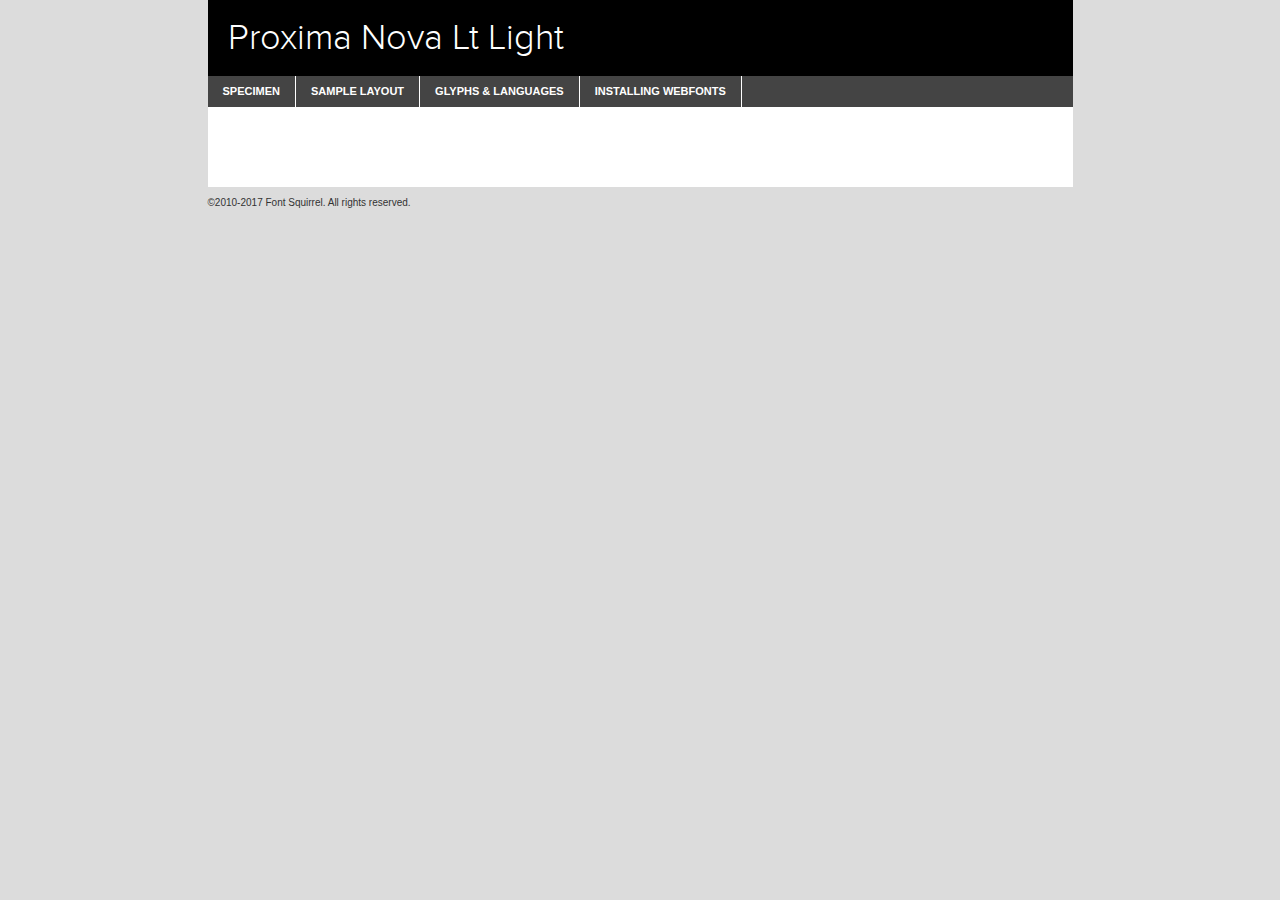
<file: icndy-freebie/fonts/webfontkit-20200508-060710/proximanova-light-demo.html>
<!DOCTYPE html PUBLIC "-//W3C//DTD XHTML 1.0 Transitional//EN"
	"http://www.w3.org/TR/xhtml1/DTD/xhtml1-transitional.dtd">

<html xmlns="http://www.w3.org/1999/xhtml" xml:lang="en" lang="en">
<head>
	<meta http-equiv="Content-Type" content="text/html; charset=utf-8" />
	<script src="http://ajax.googleapis.com/ajax/libs/jquery/1.7.2/jquery.min.js" type="text/javascript" charset="utf-8"></script>
	<script type="text/javascript">
	(function($){$.fn.easyTabs=function(option){var param=jQuery.extend({fadeSpeed:"fast",defaultContent:1,activeClass:'active'},option);$(this).each(function(){var thisId="#"+this.id;if(param.defaultContent==''){param.defaultContent=1;}
	if(typeof param.defaultContent=="number")
	{var defaultTab=$(thisId+" .tabs li:eq("+(param.defaultContent-1)+") a").attr('href').substr(1);}else{var defaultTab=param.defaultContent;}
	$(thisId+" .tabs li a").each(function(){var tabToHide=$(this).attr('href').substr(1);$("#"+tabToHide).addClass('easytabs-tab-content');});hideAll();changeContent(defaultTab);function hideAll(){$(thisId+" .easytabs-tab-content").hide();}
	function changeContent(tabId){hideAll();$(thisId+" .tabs li").removeClass(param.activeClass);$(thisId+" .tabs li a[href=#"+tabId+"]").closest('li').addClass(param.activeClass);if(param.fadeSpeed!="none")
	{$(thisId+" #"+tabId).fadeIn(param.fadeSpeed);}else{$(thisId+" #"+tabId).show();}}
	$(thisId+" .tabs li").click(function(){var tabId=$(this).find('a').attr('href').substr(1);changeContent(tabId);return false;});});}})(jQuery);
	</script>
	<link rel="stylesheet" href="specimen_files/specimen_stylesheet.css" type="text/css" charset="utf-8" />
	<link rel="stylesheet" href="stylesheet.css" type="text/css" charset="utf-8" />

	<style type="text/css">
					body{
				font-family: 'proxima_novalight';
							}
		</style>

	<title>Proxima Nova Lt Light Specimen</title>
	
	
	<script type="text/javascript" charset="utf-8">
		$(document).ready(function() {
			$('#container').easyTabs({defaultContent:1});
		});
	</script>
</head>

<body>
<div id="container">
	<div id="header">
		Proxima Nova Lt Light	</div>
	<ul class="tabs">
		<li><a href="#specimen">Specimen</a></li>
		<li><a href="#layout">Sample Layout</a></li>
				<li><a href="#glyphs">Glyphs &amp; Languages</a></li>
		<li><a href="#installing">Installing Webfonts</a></li>
		
	</ul>
	
	<div id="main_content">

		
			<div id="specimen">
		
				<div class="section">
					<div class="grid12 firstcol">
						<div class="huge">AaBb</div>
					</div>
				</div>
		
				<div class="section">
					<div class="glyph_range">A&#x200B;B&#x200b;C&#x200b;D&#x200b;E&#x200b;F&#x200b;G&#x200b;H&#x200b;I&#x200b;J&#x200b;K&#x200b;L&#x200b;M&#x200b;N&#x200b;O&#x200b;P&#x200b;Q&#x200b;R&#x200b;S&#x200b;T&#x200b;U&#x200b;V&#x200b;W&#x200b;X&#x200b;Y&#x200b;Z&#x200b;a&#x200b;b&#x200b;c&#x200b;d&#x200b;e&#x200b;f&#x200b;g&#x200b;h&#x200b;i&#x200b;j&#x200b;k&#x200b;l&#x200b;m&#x200b;n&#x200b;o&#x200b;p&#x200b;q&#x200b;r&#x200b;s&#x200b;t&#x200b;u&#x200b;v&#x200b;w&#x200b;x&#x200b;y&#x200b;z&#x200b;1&#x200b;2&#x200b;3&#x200b;4&#x200b;5&#x200b;6&#x200b;7&#x200b;8&#x200b;9&#x200b;0&#x200b;&amp;&#x200b;.&#x200b;,&#x200b;?&#x200b;!&#x200b;&#64;&#x200b;(&#x200b;)&#x200b;#&#x200b;$&#x200b;%&#x200b;*&#x200b;+&#x200b;-&#x200b;=&#x200b;:&#x200b;;</div>
				</div>
				<div class="section">
					<div class="grid12 firstcol">
						<table class="sample_table">
							<tr><td>10</td><td class="size10">abcdefghijklmnopqrstuvwxyzABCDEFGHIJKLMNOPQRSTUVWXYZ0123456789abcdefghijklmnopqrstuvwxyzABCDEFGHIJKLMNOPQRSTUVWXYZ0123456789abcdefghijklmnopqrstuvwxyzABCDEFGHIJKLMNOPQRSTUVWXYZ</td></tr>
							<tr><td>11</td><td class="size11">abcdefghijklmnopqrstuvwxyzABCDEFGHIJKLMNOPQRSTUVWXYZ0123456789abcdefghijklmnopqrstuvwxyzABCDEFGHIJKLMNOPQRSTUVWXYZ0123456789abcdefghijklmnopqrstuvwxyzABCDEFGHIJKLMNOPQRSTUVWXYZ</td></tr>
							<tr><td>12</td><td class="size12">abcdefghijklmnopqrstuvwxyzABCDEFGHIJKLMNOPQRSTUVWXYZ0123456789abcdefghijklmnopqrstuvwxyzABCDEFGHIJKLMNOPQRSTUVWXYZ0123456789abcdefghijklmnopqrstuvwxyzABCDEFGHIJKLMNOPQRSTUVWXYZ</td></tr>
							<tr><td>13</td><td class="size13">abcdefghijklmnopqrstuvwxyzABCDEFGHIJKLMNOPQRSTUVWXYZ0123456789abcdefghijklmnopqrstuvwxyzABCDEFGHIJKLMNOPQRSTUVWXYZ0123456789abcdefghijklmnopqrstuvwxyzABCDEFGHIJKLMNOPQRSTUVWXYZ</td></tr>
							<tr><td>14</td><td class="size14">abcdefghijklmnopqrstuvwxyzABCDEFGHIJKLMNOPQRSTUVWXYZ0123456789abcdefghijklmnopqrstuvwxyzABCDEFGHIJKLMNOPQRSTUVWXYZ0123456789abcdefghijklmnopqrstuvwxyzABCDEFGHIJKLMNOPQRSTUVWXYZ</td></tr>
							<tr><td>16</td><td class="size16">abcdefghijklmnopqrstuvwxyzABCDEFGHIJKLMNOPQRSTUVWXYZ0123456789abcdefghijklmnopqrstuvwxyzABCDEFGHIJKLMNOPQRSTUVWXYZ</td></tr>
							<tr><td>18</td><td class="size18">abcdefghijklmnopqrstuvwxyzABCDEFGHIJKLMNOPQRSTUVWXYZ0123456789abcdefghijklmnopqrstuvwxyzABCDEFGHIJKLMNOPQRSTUVWXYZ</td></tr>
							<tr><td>20</td><td class="size20">abcdefghijklmnopqrstuvwxyzABCDEFGHIJKLMNOPQRSTUVWXYZ0123456789abcdefghijklmnopqrstuvwxyzABCDEFGHIJKLMNOPQRSTUVWXYZ</td></tr>
							<tr><td>24</td><td class="size24">abcdefghijklmnopqrstuvwxyzABCDEFGHIJKLMNOPQRSTUVWXYZ0123456789abcdefghijklmnopqrstuvwxyzABCDEFGHIJKLMNOPQRSTUVWXYZ</td></tr>
							<tr><td>30</td><td class="size30">abcdefghijklmnopqrstuvwxyzABCDEFGHIJKLMNOPQRSTUVWXYZ0123456789abcdefghijklmnopqrstuvwxyzABCDEFGHIJKLMNOPQRSTUVWXYZ</td></tr>
							<tr><td>36</td><td class="size36">abcdefghijklmnopqrstuvwxyzABCDEFGHIJKLMNOPQRSTUVWXYZ0123456789abcdefghijklmnopqrstuvwxyzABCDEFGHIJKLMNOPQRSTUVWXYZ</td></tr>
							<tr><td>48</td><td class="size48">abcdefghijklmnopqrstuvwxyzABCDEFGHIJKLMNOPQRSTUVWXYZ0123456789abcdefghijklmnopqrstuvwxyzABCDEFGHIJKLMNOPQRSTUVWXYZ</td></tr>
							<tr><td>60</td><td class="size60">abcdefghijklmnopqrstuvwxyzABCDEFGHIJKLMNOPQRSTUVWXYZ0123456789abcdefghijklmnopqrstuvwxyzABCDEFGHIJKLMNOPQRSTUVWXYZ</td></tr>
							<tr><td>72</td><td class="size72">abcdefghijklmnopqrstuvwxyzABCDEFGHIJKLMNOPQRSTUVWXYZ0123456789abcdefghijklmnopqrstuvwxyzABCDEFGHIJKLMNOPQRSTUVWXYZ</td></tr>
							<tr><td>90</td><td class="size90">abcdefghijklmnopqrstuvwxyzABCDEFGHIJKLMNOPQRSTUVWXYZ0123456789abcdefghijklmnopqrstuvwxyzABCDEFGHIJKLMNOPQRSTUVWXYZ</td></tr>
						</table>
				
					</div>
			
				</div>
		
		
		
								<div class="section" id="bodycomparison">


										<div id="xheight">
				<div class="fontbody">&#x25FC;&#x25FC;&#x25FC;&#x25FC;&#x25FC;&#x25FC;&#x25FC;&#x25FC;&#x25FC;&#x25FC;&#x25FC;&#x25FC;&#x25FC;&#x25FC;&#x25FC;&#x25FC;&#x25FC;&#x25FC;&#x25FC;&#x25FC;&#x25FC;&#x25FC;&#x25FC;&#x25FC;&#x25FC;&#x25FC;&#x25FC;&#x25FC;&#x25FC;&#x25FC;&#x25FC;&#x25FC;&#x25FC;&#x25FC;&#x25FC;&#x25FC;&#x25FC;&#x25FC;&#x25FC;&#x25FC;&#x25FC;&#x25FC;&#x25FC;&#x25FC;&#x25FC;&#x25FC;&#x25FC;&#x25FC;&#x25FC;&#x25FC;&#x25FC;&#x25FC;&#x25FC;&#x25FC;&#x25FC;&#x25FC;&#x25FC;&#x25FC;&#x25FC;&#x25FC;&#x25FC;&#x25FC;&#x25FC;&#x25FC;&#x25FC;&#x25FC;&#x25FC;&#x25FC;&#x25FC;&#x25FC;&#x25FC;&#x25FC;&#x25FC;&#x25FC;&#x25FC;&#x25FC;&#x25FC;&#x25FC;&#x25FC;&#x25FC;&#x25FC;&#x25FC;&#x25FC;&#x25FC;&#x25FC;&#x25FC;&#x25FC;&#x25FC;&#x25FC;&#x25FC;&#x25FC;&#x25FC;&#x25FC;&#x25FC;&#x25FC;&#x25FC;&#x25FC;&#x25FC;&#x25FC;body</div><div class="arialbody">body</div><div class="verdanabody">body</div><div class="georgiabody">body</div></div>
										<div class="fontbody" style="z-index:1">
											body<span>Proxima Nova Lt Light</span>
										</div>
										<div class="arialbody" style="z-index:1">
											body<span>Arial</span>
										</div>
										<div class="verdanabody" style="z-index:1">
											body<span>Verdana</span>
										</div>
										<div class="georgiabody" style="z-index:1">
											body<span>Georgia</span>
										</div>



								</div>
		
		
				<div class="section psample psample_row1" id="">
					
					<div class="grid2 firstcol">
						<p class="size10"><span>10.</span>Aenean lacinia bibendum nulla sed consectetur. Fusce dapibus, tellus ac cursus commodo, tortor mauris condimentum nibh, ut fermentum massa justo sit amet risus. Nullam id dolor id nibh ultricies vehicula ut id elit. Cum sociis natoque penatibus et magnis dis parturient montes, nascetur ridiculus mus. Nulla vitae elit libero, a pharetra augue.</p>
			
					</div>
					<div class="grid3">
						<p class="size11"><span>11.</span>Aenean lacinia bibendum nulla sed consectetur. Fusce dapibus, tellus ac cursus commodo, tortor mauris condimentum nibh, ut fermentum massa justo sit amet risus. Nullam id dolor id nibh ultricies vehicula ut id elit. Cum sociis natoque penatibus et magnis dis parturient montes, nascetur ridiculus mus. Nulla vitae elit libero, a pharetra augue.</p>
			
					</div>
					<div class="grid3">
						<p class="size12"><span>12.</span>Aenean lacinia bibendum nulla sed consectetur. Fusce dapibus, tellus ac cursus commodo, tortor mauris condimentum nibh, ut fermentum massa justo sit amet risus. Nullam id dolor id nibh ultricies vehicula ut id elit. Cum sociis natoque penatibus et magnis dis parturient montes, nascetur ridiculus mus. Nulla vitae elit libero, a pharetra augue.</p>
			
					</div>
					<div class="grid4">
						<p class="size13"><span>13.</span>Aenean lacinia bibendum nulla sed consectetur. Fusce dapibus, tellus ac cursus commodo, tortor mauris condimentum nibh, ut fermentum massa justo sit amet risus. Nullam id dolor id nibh ultricies vehicula ut id elit. Cum sociis natoque penatibus et magnis dis parturient montes, nascetur ridiculus mus. Nulla vitae elit libero, a pharetra augue.</p>
			
					</div>
					<div class="white_blend"></div>
					
				</div>
				<div class="section psample psample_row2" id="">
					<div class="grid3 firstcol">
						<p class="size14"><span>14.</span>Aenean lacinia bibendum nulla sed consectetur. Fusce dapibus, tellus ac cursus commodo, tortor mauris condimentum nibh, ut fermentum massa justo sit amet risus. Nullam id dolor id nibh ultricies vehicula ut id elit. Cum sociis natoque penatibus et magnis dis parturient montes, nascetur ridiculus mus. Nulla vitae elit libero, a pharetra augue.</p>
			
					</div>
					<div class="grid4">
						<p class="size16"><span>16.</span>Aenean lacinia bibendum nulla sed consectetur. Fusce dapibus, tellus ac cursus commodo, tortor mauris condimentum nibh, ut fermentum massa justo sit amet risus. Nullam id dolor id nibh ultricies vehicula ut id elit. Cum sociis natoque penatibus et magnis dis parturient montes, nascetur ridiculus mus. Nulla vitae elit libero, a pharetra augue.</p>
			
					</div>
					<div class="grid5">
						<p class="size18"><span>18.</span>Aenean lacinia bibendum nulla sed consectetur. Fusce dapibus, tellus ac cursus commodo, tortor mauris condimentum nibh, ut fermentum massa justo sit amet risus. Nullam id dolor id nibh ultricies vehicula ut id elit. Cum sociis natoque penatibus et magnis dis parturient montes, nascetur ridiculus mus. Nulla vitae elit libero, a pharetra augue.</p>
			
					</div>

					<div class="white_blend"></div>

				</div>
				
				<div class="section psample psample_row3" id="">
					<div class="grid5 firstcol">
						<p class="size20"><span>20.</span>Aenean lacinia bibendum nulla sed consectetur. Fusce dapibus, tellus ac cursus commodo, tortor mauris condimentum nibh, ut fermentum massa justo sit amet risus. Nullam id dolor id nibh ultricies vehicula ut id elit. Cum sociis natoque penatibus et magnis dis parturient montes, nascetur ridiculus mus. Nulla vitae elit libero, a pharetra augue.</p>
					</div>
					<div class="grid7">
						<p class="size24"><span>24.</span>Aenean lacinia bibendum nulla sed consectetur. Fusce dapibus, tellus ac cursus commodo, tortor mauris condimentum nibh, ut fermentum massa justo sit amet risus. Nullam id dolor id nibh ultricies vehicula ut id elit. Cum sociis natoque penatibus et magnis dis parturient montes, nascetur ridiculus mus. Nulla vitae elit libero, a pharetra augue.</p>
					</div>
					
					<div class="white_blend"></div>
					
				</div>
				
				<div class="section psample psample_row4" id="">
					<div class="grid12 firstcol">
						<p class="size30"><span>30.</span>Aenean lacinia bibendum nulla sed consectetur. Fusce dapibus, tellus ac cursus commodo, tortor mauris condimentum nibh, ut fermentum massa justo sit amet risus. Nullam id dolor id nibh ultricies vehicula ut id elit. Cum sociis natoque penatibus et magnis dis parturient montes, nascetur ridiculus mus. Nulla vitae elit libero, a pharetra augue.</p>
					</div>
					<div class="white_blend"></div>
					
				</div>
				
				
				
				<div class="section psample psample_row1 fullreverse">
					<div class="grid2 firstcol">
						<p class="size10"><span>10.</span>Aenean lacinia bibendum nulla sed consectetur. Fusce dapibus, tellus ac cursus commodo, tortor mauris condimentum nibh, ut fermentum massa justo sit amet risus. Nullam id dolor id nibh ultricies vehicula ut id elit. Cum sociis natoque penatibus et magnis dis parturient montes, nascetur ridiculus mus. Nulla vitae elit libero, a pharetra augue.</p>
			
					</div>
					<div class="grid3">
						<p class="size11"><span>11.</span>Aenean lacinia bibendum nulla sed consectetur. Fusce dapibus, tellus ac cursus commodo, tortor mauris condimentum nibh, ut fermentum massa justo sit amet risus. Nullam id dolor id nibh ultricies vehicula ut id elit. Cum sociis natoque penatibus et magnis dis parturient montes, nascetur ridiculus mus. Nulla vitae elit libero, a pharetra augue.</p>
			
					</div>
					<div class="grid3">
						<p class="size12"><span>12.</span>Aenean lacinia bibendum nulla sed consectetur. Fusce dapibus, tellus ac cursus commodo, tortor mauris condimentum nibh, ut fermentum massa justo sit amet risus. Nullam id dolor id nibh ultricies vehicula ut id elit. Cum sociis natoque penatibus et magnis dis parturient montes, nascetur ridiculus mus. Nulla vitae elit libero, a pharetra augue.</p>
			
					</div>
					<div class="grid4">
						<p class="size13"><span>13.</span>Aenean lacinia bibendum nulla sed consectetur. Fusce dapibus, tellus ac cursus commodo, tortor mauris condimentum nibh, ut fermentum massa justo sit amet risus. Nullam id dolor id nibh ultricies vehicula ut id elit. Cum sociis natoque penatibus et magnis dis parturient montes, nascetur ridiculus mus. Nulla vitae elit libero, a pharetra augue.</p>
			
					</div>
					<div class="black_blend"></div>
					
				</div>
				
				<div class="section psample psample_row2 fullreverse">
					<div class="grid3 firstcol">
						<p class="size14"><span>14.</span>Aenean lacinia bibendum nulla sed consectetur. Fusce dapibus, tellus ac cursus commodo, tortor mauris condimentum nibh, ut fermentum massa justo sit amet risus. Nullam id dolor id nibh ultricies vehicula ut id elit. Cum sociis natoque penatibus et magnis dis parturient montes, nascetur ridiculus mus. Nulla vitae elit libero, a pharetra augue.</p>
			
					</div>
					<div class="grid4">
						<p class="size16"><span>16.</span>Aenean lacinia bibendum nulla sed consectetur. Fusce dapibus, tellus ac cursus commodo, tortor mauris condimentum nibh, ut fermentum massa justo sit amet risus. Nullam id dolor id nibh ultricies vehicula ut id elit. Cum sociis natoque penatibus et magnis dis parturient montes, nascetur ridiculus mus. Nulla vitae elit libero, a pharetra augue.</p>
			
					</div>
					<div class="grid5">
						<p class="size18"><span>18.</span>Aenean lacinia bibendum nulla sed consectetur. Fusce dapibus, tellus ac cursus commodo, tortor mauris condimentum nibh, ut fermentum massa justo sit amet risus. Nullam id dolor id nibh ultricies vehicula ut id elit. Cum sociis natoque penatibus et magnis dis parturient montes, nascetur ridiculus mus. Nulla vitae elit libero, a pharetra augue.</p>
			
					</div>
					<div class="black_blend"></div>

				</div>
				
				<div class="section psample fullreverse psample_row3" id="">
					<div class="grid5 firstcol">
						<p class="size20"><span>20.</span>Aenean lacinia bibendum nulla sed consectetur. Fusce dapibus, tellus ac cursus commodo, tortor mauris condimentum nibh, ut fermentum massa justo sit amet risus. Nullam id dolor id nibh ultricies vehicula ut id elit. Cum sociis natoque penatibus et magnis dis parturient montes, nascetur ridiculus mus. Nulla vitae elit libero, a pharetra augue.</p>
					</div>
					<div class="grid7">
						<p class="size24"><span>24.</span>Aenean lacinia bibendum nulla sed consectetur. Fusce dapibus, tellus ac cursus commodo, tortor mauris condimentum nibh, ut fermentum massa justo sit amet risus. Nullam id dolor id nibh ultricies vehicula ut id elit. Cum sociis natoque penatibus et magnis dis parturient montes, nascetur ridiculus mus. Nulla vitae elit libero, a pharetra augue.</p>
					</div>
					
					<div class="black_blend"></div>
					
				</div>
				
				<div class="section psample fullreverse psample_row4" id="" style="border-bottom: 20px #000 solid;">
					<div class="grid12 firstcol">
						<p class="size30"><span>30.</span>Aenean lacinia bibendum nulla sed consectetur. Fusce dapibus, tellus ac cursus commodo, tortor mauris condimentum nibh, ut fermentum massa justo sit amet risus. Nullam id dolor id nibh ultricies vehicula ut id elit. Cum sociis natoque penatibus et magnis dis parturient montes, nascetur ridiculus mus. Nulla vitae elit libero, a pharetra augue.</p>
					</div>
					<div class="black_blend"></div>
					
				</div>
				
				
				
				
			</div>
			
			<div id="layout">
				
				<div class="section">
					
					<div class="grid12 firstcol">
						<h1>Lorem Ipsum Dolor</h1>
						<h2>Etiam porta sem malesuada magna mollis euismod</h2>
						
						<p class="byline">By <a href="#link">Aenean Lacinia</a></p>
					</div>
				</div>
				<div class="section">
					<div class="grid8 firstcol">
						<p class="large">Donec sed odio dui. Morbi leo risus, porta ac consectetur ac, vestibulum at eros. Fusce dapibus, tellus ac cursus commodo, tortor mauris condimentum nibh, ut fermentum massa justo sit amet risus. </p>

						
						<h3>Pellentesque ornare sem</h3>

						<p>Maecenas sed diam eget risus varius blandit sit amet non magna. Maecenas faucibus mollis interdum. Donec ullamcorper nulla non metus auctor fringilla. Nullam id dolor id nibh ultricies vehicula ut id elit. Nullam id dolor id nibh ultricies vehicula ut id elit. </p>

						<p>Aenean eu leo quam. Pellentesque ornare sem lacinia quam venenatis vestibulum. Lorem ipsum dolor sit amet, consectetur adipiscing elit. Cum sociis natoque penatibus et magnis dis parturient montes, nascetur ridiculus mus. </p>

						<p>Nulla vitae elit libero, a pharetra augue. Praesent commodo cursus magna, vel scelerisque nisl consectetur et. Aenean lacinia bibendum nulla sed consectetur. </p>

						<p>Nullam quis risus eget urna mollis ornare vel eu leo. Nullam quis risus eget urna mollis ornare vel eu leo. Maecenas sed diam eget risus varius blandit sit amet non magna. Donec ullamcorper nulla non metus auctor fringilla. </p>

						<h3>Cras mattis consectetur</h3>

						<p>Aenean eu leo quam. Pellentesque ornare sem lacinia quam venenatis vestibulum. Aenean lacinia bibendum nulla sed consectetur. Integer posuere erat a ante venenatis dapibus posuere velit aliquet. Cras mattis consectetur purus sit amet fermentum. </p>

						<p>Nullam id dolor id nibh ultricies vehicula ut id elit. Nullam quis risus eget urna mollis ornare vel eu leo. Cras mattis consectetur purus sit amet fermentum.</p>
					</div>
					
					<div class="grid4 sidebar">
						
						<div class="box reverse">
							<p class="last">Nullam quis risus eget urna mollis ornare vel eu leo. Donec ullamcorper nulla non metus auctor fringilla. Cras mattis consectetur purus sit amet fermentum. Sed posuere consectetur est at lobortis. Lorem ipsum dolor sit amet, consectetur adipiscing elit. </p>
						</div>
						
						<p class="caption">Maecenas sed diam eget risus varius.</p>

						<p>Vestibulum id ligula porta felis euismod semper. Integer posuere erat a ante venenatis dapibus posuere velit aliquet. Vestibulum id ligula porta felis euismod semper. Sed posuere consectetur est at lobortis. Maecenas sed diam eget risus varius blandit sit amet non magna. Fusce dapibus, tellus ac cursus commodo, tortor mauris condimentum nibh, ut fermentum massa justo sit amet risus. </p>

					

						<p>Duis mollis, est non commodo luctus, nisi erat porttitor ligula, eget lacinia odio sem nec elit. Aenean lacinia bibendum nulla sed consectetur. Vivamus sagittis lacus vel augue laoreet rutrum faucibus dolor auctor. Aenean lacinia bibendum nulla sed consectetur. Nullam quis risus eget urna mollis ornare vel eu leo. </p>

						<p>Praesent commodo cursus magna, vel scelerisque nisl consectetur et. Donec ullamcorper nulla non metus auctor fringilla. Maecenas faucibus mollis interdum. Fusce dapibus, tellus ac cursus commodo, tortor mauris condimentum nibh, ut fermentum massa justo sit amet risus. </p>

					</div>
				</div>
				
			</div>


			



		<div id="glyphs">
			<div class="section">
				<div class="grid12 firstcol">
			
				<h1>Language Support</h1>
				<p>The subset of Proxima Nova Lt Light in this kit supports the following languages:<br />
			
					Cyrillic, English, Arrernte, Bislama, Cebuano, Fijian, Gilbertese, Hmong, Ibanag, Iloko_ilokano, Interglossa_glosa, Interlingua, Lojban, Norfolk_pitcairnese, Oromo, Rotokas, Seychelles_creole, Shona, Somali, Southern_ndebele, Swahili, Swati_swazi, Tok_pisin, Warlpiri, Xhosa, Zulu, Latinbasic, Ubasic, Demo				</p>
				<h1>Glyph Chart</h1>
				<p>The subset of Proxima Nova Lt Light in this kit includes all the glyphs listed below. Unicode entities are included above each glyph to help you insert individual characters into your layout.</p>
				<div id="glyph_chart">
			
																														 <div><p>&amp;#13;</p>&#13;</div>
																				 <div><p>&amp;#32;</p>&#32;</div>
																				 <div><p>&amp;#33;</p>&#33;</div>
																				 <div><p>&amp;#34;</p>&#34;</div>
																				 <div><p>&amp;#35;</p>&#35;</div>
																				 <div><p>&amp;#36;</p>&#36;</div>
																				 <div><p>&amp;#37;</p>&#37;</div>
																				 <div><p>&amp;#38;</p>&#38;</div>
																				 <div><p>&amp;#39;</p>&#39;</div>
																				 <div><p>&amp;#40;</p>&#40;</div>
																				 <div><p>&amp;#41;</p>&#41;</div>
																				 <div><p>&amp;#42;</p>&#42;</div>
																				 <div><p>&amp;#43;</p>&#43;</div>
																				 <div><p>&amp;#44;</p>&#44;</div>
																				 <div><p>&amp;#45;</p>&#45;</div>
																				 <div><p>&amp;#46;</p>&#46;</div>
																				 <div><p>&amp;#47;</p>&#47;</div>
																				 <div><p>&amp;#48;</p>&#48;</div>
																				 <div><p>&amp;#49;</p>&#49;</div>
																				 <div><p>&amp;#50;</p>&#50;</div>
																				 <div><p>&amp;#51;</p>&#51;</div>
																				 <div><p>&amp;#52;</p>&#52;</div>
																				 <div><p>&amp;#53;</p>&#53;</div>
																				 <div><p>&amp;#54;</p>&#54;</div>
																				 <div><p>&amp;#55;</p>&#55;</div>
																				 <div><p>&amp;#56;</p>&#56;</div>
																				 <div><p>&amp;#57;</p>&#57;</div>
																				 <div><p>&amp;#58;</p>&#58;</div>
																				 <div><p>&amp;#59;</p>&#59;</div>
																				 <div><p>&amp;#60;</p>&#60;</div>
																				 <div><p>&amp;#61;</p>&#61;</div>
																				 <div><p>&amp;#62;</p>&#62;</div>
																				 <div><p>&amp;#63;</p>&#63;</div>
																				 <div><p>&amp;#64;</p>&#64;</div>
																				 <div><p>&amp;#65;</p>&#65;</div>
																				 <div><p>&amp;#66;</p>&#66;</div>
																				 <div><p>&amp;#67;</p>&#67;</div>
																				 <div><p>&amp;#68;</p>&#68;</div>
																				 <div><p>&amp;#69;</p>&#69;</div>
																				 <div><p>&amp;#70;</p>&#70;</div>
																				 <div><p>&amp;#71;</p>&#71;</div>
																				 <div><p>&amp;#72;</p>&#72;</div>
																				 <div><p>&amp;#73;</p>&#73;</div>
																				 <div><p>&amp;#74;</p>&#74;</div>
																				 <div><p>&amp;#75;</p>&#75;</div>
																				 <div><p>&amp;#76;</p>&#76;</div>
																				 <div><p>&amp;#77;</p>&#77;</div>
																				 <div><p>&amp;#78;</p>&#78;</div>
																				 <div><p>&amp;#79;</p>&#79;</div>
																				 <div><p>&amp;#80;</p>&#80;</div>
																				 <div><p>&amp;#81;</p>&#81;</div>
																				 <div><p>&amp;#82;</p>&#82;</div>
																				 <div><p>&amp;#83;</p>&#83;</div>
																				 <div><p>&amp;#84;</p>&#84;</div>
																				 <div><p>&amp;#85;</p>&#85;</div>
																				 <div><p>&amp;#86;</p>&#86;</div>
																				 <div><p>&amp;#87;</p>&#87;</div>
																				 <div><p>&amp;#88;</p>&#88;</div>
																				 <div><p>&amp;#89;</p>&#89;</div>
																				 <div><p>&amp;#90;</p>&#90;</div>
																				 <div><p>&amp;#91;</p>&#91;</div>
																				 <div><p>&amp;#92;</p>&#92;</div>
																				 <div><p>&amp;#93;</p>&#93;</div>
																				 <div><p>&amp;#94;</p>&#94;</div>
																				 <div><p>&amp;#95;</p>&#95;</div>
																				 <div><p>&amp;#96;</p>&#96;</div>
																				 <div><p>&amp;#97;</p>&#97;</div>
																				 <div><p>&amp;#98;</p>&#98;</div>
																				 <div><p>&amp;#99;</p>&#99;</div>
																				 <div><p>&amp;#100;</p>&#100;</div>
																				 <div><p>&amp;#101;</p>&#101;</div>
																				 <div><p>&amp;#102;</p>&#102;</div>
																				 <div><p>&amp;#103;</p>&#103;</div>
																				 <div><p>&amp;#104;</p>&#104;</div>
																				 <div><p>&amp;#105;</p>&#105;</div>
																				 <div><p>&amp;#106;</p>&#106;</div>
																				 <div><p>&amp;#107;</p>&#107;</div>
																				 <div><p>&amp;#108;</p>&#108;</div>
																				 <div><p>&amp;#109;</p>&#109;</div>
																				 <div><p>&amp;#110;</p>&#110;</div>
																				 <div><p>&amp;#111;</p>&#111;</div>
																				 <div><p>&amp;#112;</p>&#112;</div>
																				 <div><p>&amp;#113;</p>&#113;</div>
																				 <div><p>&amp;#114;</p>&#114;</div>
																				 <div><p>&amp;#115;</p>&#115;</div>
																				 <div><p>&amp;#116;</p>&#116;</div>
																				 <div><p>&amp;#117;</p>&#117;</div>
																				 <div><p>&amp;#118;</p>&#118;</div>
																				 <div><p>&amp;#119;</p>&#119;</div>
																				 <div><p>&amp;#120;</p>&#120;</div>
																				 <div><p>&amp;#121;</p>&#121;</div>
																				 <div><p>&amp;#122;</p>&#122;</div>
																				 <div><p>&amp;#123;</p>&#123;</div>
																				 <div><p>&amp;#124;</p>&#124;</div>
																				 <div><p>&amp;#125;</p>&#125;</div>
																				 <div><p>&amp;#126;</p>&#126;</div>
																				 <div><p>&amp;#160;</p>&#160;</div>
																				 <div><p>&amp;#162;</p>&#162;</div>
																				 <div><p>&amp;#163;</p>&#163;</div>
																				 <div><p>&amp;#165;</p>&#165;</div>
																				 <div><p>&amp;#168;</p>&#168;</div>
																				 <div><p>&amp;#169;</p>&#169;</div>
																				 <div><p>&amp;#171;</p>&#171;</div>
																				 <div><p>&amp;#173;</p>&#173;</div>
																				 <div><p>&amp;#174;</p>&#174;</div>
																				 <div><p>&amp;#180;</p>&#180;</div>
																				 <div><p>&amp;#184;</p>&#184;</div>
																				 <div><p>&amp;#187;</p>&#187;</div>
																				 <div><p>&amp;#710;</p>&#710;</div>
																				 <div><p>&amp;#730;</p>&#730;</div>
																				 <div><p>&amp;#732;</p>&#732;</div>
																				 <div><p>&amp;#1025;</p>&#1025;</div>
																				 <div><p>&amp;#1026;</p>&#1026;</div>
																				 <div><p>&amp;#1027;</p>&#1027;</div>
																				 <div><p>&amp;#1028;</p>&#1028;</div>
																				 <div><p>&amp;#1029;</p>&#1029;</div>
																				 <div><p>&amp;#1030;</p>&#1030;</div>
																				 <div><p>&amp;#1031;</p>&#1031;</div>
																				 <div><p>&amp;#1032;</p>&#1032;</div>
																				 <div><p>&amp;#1033;</p>&#1033;</div>
																				 <div><p>&amp;#1034;</p>&#1034;</div>
																				 <div><p>&amp;#1035;</p>&#1035;</div>
																				 <div><p>&amp;#1036;</p>&#1036;</div>
																				 <div><p>&amp;#1038;</p>&#1038;</div>
																				 <div><p>&amp;#1039;</p>&#1039;</div>
																				 <div><p>&amp;#1040;</p>&#1040;</div>
																				 <div><p>&amp;#1041;</p>&#1041;</div>
																				 <div><p>&amp;#1042;</p>&#1042;</div>
																				 <div><p>&amp;#1043;</p>&#1043;</div>
																				 <div><p>&amp;#1044;</p>&#1044;</div>
																				 <div><p>&amp;#1045;</p>&#1045;</div>
																				 <div><p>&amp;#1046;</p>&#1046;</div>
																				 <div><p>&amp;#1047;</p>&#1047;</div>
																				 <div><p>&amp;#1048;</p>&#1048;</div>
																				 <div><p>&amp;#1049;</p>&#1049;</div>
																				 <div><p>&amp;#1050;</p>&#1050;</div>
																				 <div><p>&amp;#1051;</p>&#1051;</div>
																				 <div><p>&amp;#1052;</p>&#1052;</div>
																				 <div><p>&amp;#1053;</p>&#1053;</div>
																				 <div><p>&amp;#1054;</p>&#1054;</div>
																				 <div><p>&amp;#1055;</p>&#1055;</div>
																				 <div><p>&amp;#1056;</p>&#1056;</div>
																				 <div><p>&amp;#1057;</p>&#1057;</div>
																				 <div><p>&amp;#1058;</p>&#1058;</div>
																				 <div><p>&amp;#1059;</p>&#1059;</div>
																				 <div><p>&amp;#1060;</p>&#1060;</div>
																				 <div><p>&amp;#1061;</p>&#1061;</div>
																				 <div><p>&amp;#1062;</p>&#1062;</div>
																				 <div><p>&amp;#1063;</p>&#1063;</div>
																				 <div><p>&amp;#1064;</p>&#1064;</div>
																				 <div><p>&amp;#1065;</p>&#1065;</div>
																				 <div><p>&amp;#1066;</p>&#1066;</div>
																				 <div><p>&amp;#1067;</p>&#1067;</div>
																				 <div><p>&amp;#1068;</p>&#1068;</div>
																				 <div><p>&amp;#1069;</p>&#1069;</div>
																				 <div><p>&amp;#1070;</p>&#1070;</div>
																				 <div><p>&amp;#1071;</p>&#1071;</div>
																				 <div><p>&amp;#1072;</p>&#1072;</div>
																				 <div><p>&amp;#1073;</p>&#1073;</div>
																				 <div><p>&amp;#1074;</p>&#1074;</div>
																				 <div><p>&amp;#1075;</p>&#1075;</div>
																				 <div><p>&amp;#1076;</p>&#1076;</div>
																				 <div><p>&amp;#1077;</p>&#1077;</div>
																				 <div><p>&amp;#1078;</p>&#1078;</div>
																				 <div><p>&amp;#1079;</p>&#1079;</div>
																				 <div><p>&amp;#1080;</p>&#1080;</div>
																				 <div><p>&amp;#1081;</p>&#1081;</div>
																				 <div><p>&amp;#1082;</p>&#1082;</div>
																				 <div><p>&amp;#1083;</p>&#1083;</div>
																				 <div><p>&amp;#1084;</p>&#1084;</div>
																				 <div><p>&amp;#1085;</p>&#1085;</div>
																				 <div><p>&amp;#1086;</p>&#1086;</div>
																				 <div><p>&amp;#1087;</p>&#1087;</div>
																				 <div><p>&amp;#1088;</p>&#1088;</div>
																				 <div><p>&amp;#1089;</p>&#1089;</div>
																				 <div><p>&amp;#1090;</p>&#1090;</div>
																				 <div><p>&amp;#1091;</p>&#1091;</div>
																				 <div><p>&amp;#1092;</p>&#1092;</div>
																				 <div><p>&amp;#1093;</p>&#1093;</div>
																				 <div><p>&amp;#1094;</p>&#1094;</div>
																				 <div><p>&amp;#1095;</p>&#1095;</div>
																				 <div><p>&amp;#1096;</p>&#1096;</div>
																				 <div><p>&amp;#1097;</p>&#1097;</div>
																				 <div><p>&amp;#1098;</p>&#1098;</div>
																				 <div><p>&amp;#1099;</p>&#1099;</div>
																				 <div><p>&amp;#1100;</p>&#1100;</div>
																				 <div><p>&amp;#1101;</p>&#1101;</div>
																				 <div><p>&amp;#1102;</p>&#1102;</div>
																				 <div><p>&amp;#1103;</p>&#1103;</div>
																				 <div><p>&amp;#1105;</p>&#1105;</div>
																				 <div><p>&amp;#1106;</p>&#1106;</div>
																				 <div><p>&amp;#1107;</p>&#1107;</div>
																				 <div><p>&amp;#1108;</p>&#1108;</div>
																				 <div><p>&amp;#1109;</p>&#1109;</div>
																				 <div><p>&amp;#1110;</p>&#1110;</div>
																				 <div><p>&amp;#1111;</p>&#1111;</div>
																				 <div><p>&amp;#1112;</p>&#1112;</div>
																				 <div><p>&amp;#1113;</p>&#1113;</div>
																				 <div><p>&amp;#1114;</p>&#1114;</div>
																				 <div><p>&amp;#1115;</p>&#1115;</div>
																				 <div><p>&amp;#1116;</p>&#1116;</div>
																				 <div><p>&amp;#1118;</p>&#1118;</div>
																				 <div><p>&amp;#1119;</p>&#1119;</div>
																				 <div><p>&amp;#1168;</p>&#1168;</div>
																				 <div><p>&amp;#1169;</p>&#1169;</div>
																				 <div><p>&amp;#8192;</p>&#8192;</div>
																				 <div><p>&amp;#8193;</p>&#8193;</div>
																				 <div><p>&amp;#8194;</p>&#8194;</div>
																				 <div><p>&amp;#8195;</p>&#8195;</div>
																				 <div><p>&amp;#8196;</p>&#8196;</div>
																				 <div><p>&amp;#8197;</p>&#8197;</div>
																				 <div><p>&amp;#8198;</p>&#8198;</div>
																				 <div><p>&amp;#8199;</p>&#8199;</div>
																				 <div><p>&amp;#8200;</p>&#8200;</div>
																				 <div><p>&amp;#8201;</p>&#8201;</div>
																				 <div><p>&amp;#8202;</p>&#8202;</div>
																				 <div><p>&amp;#8208;</p>&#8208;</div>
																				 <div><p>&amp;#8209;</p>&#8209;</div>
																				 <div><p>&amp;#8210;</p>&#8210;</div>
																				 <div><p>&amp;#8211;</p>&#8211;</div>
																				 <div><p>&amp;#8212;</p>&#8212;</div>
																				 <div><p>&amp;#8216;</p>&#8216;</div>
																				 <div><p>&amp;#8217;</p>&#8217;</div>
																				 <div><p>&amp;#8218;</p>&#8218;</div>
																				 <div><p>&amp;#8220;</p>&#8220;</div>
																				 <div><p>&amp;#8221;</p>&#8221;</div>
																				 <div><p>&amp;#8222;</p>&#8222;</div>
																				 <div><p>&amp;#8230;</p>&#8230;</div>
																				 <div><p>&amp;#8239;</p>&#8239;</div>
																				 <div><p>&amp;#8249;</p>&#8249;</div>
																				 <div><p>&amp;#8250;</p>&#8250;</div>
																				 <div><p>&amp;#8287;</p>&#8287;</div>
																				 <div><p>&amp;#8364;</p>&#8364;</div>
																				 <div><p>&amp;#8482;</p>&#8482;</div>
																				 <div><p>&amp;#9724;</p>&#9724;</div>
																																						</div>	
				</div>
		
		
			</div>
		</div>
		
		
		<div id="specs">
			
		</div>
	
		<div id="installing">
			<div class="section">
				<div class="grid7 firstcol">
					<h1>Installing Webfonts</h1>
					
					<p>Webfonts are supported by all major browser platforms but not all in the same way. There are currently four different font formats that must be included in order to target all browsers. This includes TTF, WOFF, EOT and SVG.</p>
					
					<h2>1. Upload your webfonts</h2>
					<p>You must upload your webfont kit to your website. They should be in or near the same directory as your CSS files.</p>
					
					<h2>2. Include the webfont stylesheet</h2>
					<p>A special CSS @font-face declaration helps the various browsers select the appropriate font it needs without causing you a bunch of headaches. Learn more about this syntax by reading the <a href="https://www.fontspring.com/blog/further-hardening-of-the-bulletproof-syntax">Fontspring blog post</a> about it. The code for it is as follows:</p>


<code>
@font-face{ 
	font-family: 'MyWebFont';
	src: url('WebFont.eot');
	src: url('WebFont.eot?#iefix') format('embedded-opentype'),
	     url('WebFont.woff') format('woff'),
	     url('WebFont.ttf') format('truetype'),
	     url('WebFont.svg#webfont') format('svg');
}
</code>

	<p>We've already gone ahead and generated the code for you. All you have to do is link to the stylesheet in your HTML, like this:</p>
	<code>&lt;link rel=&quot;stylesheet&quot; href=&quot;stylesheet.css&quot; type=&quot;text/css&quot; charset=&quot;utf-8&quot; /&gt;</code>

					<h2>3. Modify your own stylesheet</h2>
					<p>To take advantage of your new fonts, you must tell your stylesheet to use them. Look at the original @font-face declaration above and find the property called "font-family." The name linked there will be what you use to reference the font. Prepend that webfont name to the font stack in the "font-family" property, inside the selector you want to change. For example:</p>
<code>p { font-family: 'WebFont', Arial, sans-serif; }</code>

<h2>4. Test</h2>
<p>Getting webfonts to work cross-browser <em>can</em> be tricky. Use the information in the sidebar to help you if you find that fonts aren't loading in a particular browser.</p>
				</div>
				
				<div class="grid5 sidebar">
					<div class="box">
						<h2>Troubleshooting<br />Font-Face Problems</h2>
						<p>Having trouble getting your webfonts to load in your new website? Here are some tips to sort out what might be the problem.</p>

						<h3>Fonts not showing in any browser</h3>

						<p>This sounds like you need to work on the plumbing. You either did not upload the fonts to the correct directory, or you did not link the fonts properly in the CSS. If you've confirmed that all this is correct and you still have a problem, take a look at your .htaccess file and see if requests are getting intercepted.</p>

						<h3>Fonts not loading in iPhone or iPad</h3>

						<p>The most common problem here is that you are serving the fonts from an IIS server. IIS refuses to serve files that have unknown MIME types. If that is the case, you must set the MIME type for SVG to "image/svg+xml" in the server settings. Follow these instructions from Microsoft if you need help.</p>

						<h3>Fonts not loading in Firefox</h3>

						<p>The primary reason for this failure? You are still using a version Firefox older than 3.5. So upgrade already! If that isn't it, then you are very likely serving fonts from a different domain. Firefox requires that all font assets be served from the same domain. Lastly it is possible that you need to add WOFF to your list of MIME types (if you are serving via IIS.)</p>

						<h3>Fonts not loading in IE</h3>

						<p>Are you looking at Internet Explorer on an actual Windows machine or are you cheating by using a service like Adobe BrowserLab? Many of these screenshot services do not render @font-face for IE. Best to test it on a real machine.</p>

						<h3>Fonts not loading in IE9</h3>

						<p>IE9, like Firefox, requires that fonts be served from the same domain as the website. Make sure that is the case.</p>
					</div>
				</div>
			</div>
			
		</div>
	
	</div>
	<div id="footer">
		<p>&copy;2010-2017 Font Squirrel. All rights reserved.</p>
	</div>
</div>
</body>
</html>
</file>
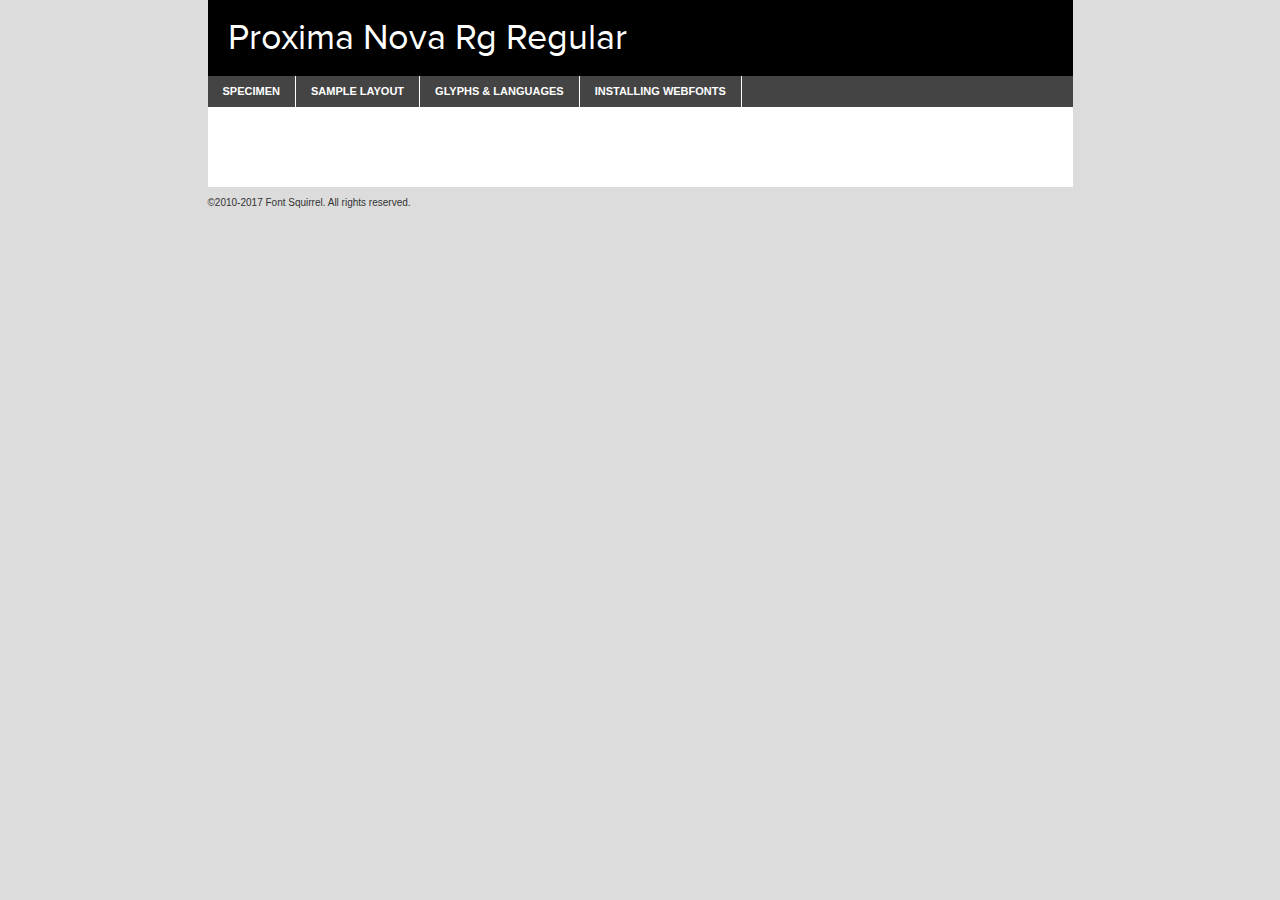
<file: icndy-freebie/fonts/webfontkit-20200508-060710/proximanova-regular-demo.html>
<!DOCTYPE html PUBLIC "-//W3C//DTD XHTML 1.0 Transitional//EN"
	"http://www.w3.org/TR/xhtml1/DTD/xhtml1-transitional.dtd">

<html xmlns="http://www.w3.org/1999/xhtml" xml:lang="en" lang="en">
<head>
	<meta http-equiv="Content-Type" content="text/html; charset=utf-8" />
	<script src="http://ajax.googleapis.com/ajax/libs/jquery/1.7.2/jquery.min.js" type="text/javascript" charset="utf-8"></script>
	<script type="text/javascript">
	(function($){$.fn.easyTabs=function(option){var param=jQuery.extend({fadeSpeed:"fast",defaultContent:1,activeClass:'active'},option);$(this).each(function(){var thisId="#"+this.id;if(param.defaultContent==''){param.defaultContent=1;}
	if(typeof param.defaultContent=="number")
	{var defaultTab=$(thisId+" .tabs li:eq("+(param.defaultContent-1)+") a").attr('href').substr(1);}else{var defaultTab=param.defaultContent;}
	$(thisId+" .tabs li a").each(function(){var tabToHide=$(this).attr('href').substr(1);$("#"+tabToHide).addClass('easytabs-tab-content');});hideAll();changeContent(defaultTab);function hideAll(){$(thisId+" .easytabs-tab-content").hide();}
	function changeContent(tabId){hideAll();$(thisId+" .tabs li").removeClass(param.activeClass);$(thisId+" .tabs li a[href=#"+tabId+"]").closest('li').addClass(param.activeClass);if(param.fadeSpeed!="none")
	{$(thisId+" #"+tabId).fadeIn(param.fadeSpeed);}else{$(thisId+" #"+tabId).show();}}
	$(thisId+" .tabs li").click(function(){var tabId=$(this).find('a').attr('href').substr(1);changeContent(tabId);return false;});});}})(jQuery);
	</script>
	<link rel="stylesheet" href="specimen_files/specimen_stylesheet.css" type="text/css" charset="utf-8" />
	<link rel="stylesheet" href="stylesheet.css" type="text/css" charset="utf-8" />

	<style type="text/css">
					body{
				font-family: 'proxima_novaregular';
							}
		</style>

	<title>Proxima Nova Rg Regular Specimen</title>
	
	
	<script type="text/javascript" charset="utf-8">
		$(document).ready(function() {
			$('#container').easyTabs({defaultContent:1});
		});
	</script>
</head>

<body>
<div id="container">
	<div id="header">
		Proxima Nova Rg Regular	</div>
	<ul class="tabs">
		<li><a href="#specimen">Specimen</a></li>
		<li><a href="#layout">Sample Layout</a></li>
				<li><a href="#glyphs">Glyphs &amp; Languages</a></li>
		<li><a href="#installing">Installing Webfonts</a></li>
		
	</ul>
	
	<div id="main_content">

		
			<div id="specimen">
		
				<div class="section">
					<div class="grid12 firstcol">
						<div class="huge">AaBb</div>
					</div>
				</div>
		
				<div class="section">
					<div class="glyph_range">A&#x200B;B&#x200b;C&#x200b;D&#x200b;E&#x200b;F&#x200b;G&#x200b;H&#x200b;I&#x200b;J&#x200b;K&#x200b;L&#x200b;M&#x200b;N&#x200b;O&#x200b;P&#x200b;Q&#x200b;R&#x200b;S&#x200b;T&#x200b;U&#x200b;V&#x200b;W&#x200b;X&#x200b;Y&#x200b;Z&#x200b;a&#x200b;b&#x200b;c&#x200b;d&#x200b;e&#x200b;f&#x200b;g&#x200b;h&#x200b;i&#x200b;j&#x200b;k&#x200b;l&#x200b;m&#x200b;n&#x200b;o&#x200b;p&#x200b;q&#x200b;r&#x200b;s&#x200b;t&#x200b;u&#x200b;v&#x200b;w&#x200b;x&#x200b;y&#x200b;z&#x200b;1&#x200b;2&#x200b;3&#x200b;4&#x200b;5&#x200b;6&#x200b;7&#x200b;8&#x200b;9&#x200b;0&#x200b;&amp;&#x200b;.&#x200b;,&#x200b;?&#x200b;!&#x200b;&#64;&#x200b;(&#x200b;)&#x200b;#&#x200b;$&#x200b;%&#x200b;*&#x200b;+&#x200b;-&#x200b;=&#x200b;:&#x200b;;</div>
				</div>
				<div class="section">
					<div class="grid12 firstcol">
						<table class="sample_table">
							<tr><td>10</td><td class="size10">abcdefghijklmnopqrstuvwxyzABCDEFGHIJKLMNOPQRSTUVWXYZ0123456789abcdefghijklmnopqrstuvwxyzABCDEFGHIJKLMNOPQRSTUVWXYZ0123456789abcdefghijklmnopqrstuvwxyzABCDEFGHIJKLMNOPQRSTUVWXYZ</td></tr>
							<tr><td>11</td><td class="size11">abcdefghijklmnopqrstuvwxyzABCDEFGHIJKLMNOPQRSTUVWXYZ0123456789abcdefghijklmnopqrstuvwxyzABCDEFGHIJKLMNOPQRSTUVWXYZ0123456789abcdefghijklmnopqrstuvwxyzABCDEFGHIJKLMNOPQRSTUVWXYZ</td></tr>
							<tr><td>12</td><td class="size12">abcdefghijklmnopqrstuvwxyzABCDEFGHIJKLMNOPQRSTUVWXYZ0123456789abcdefghijklmnopqrstuvwxyzABCDEFGHIJKLMNOPQRSTUVWXYZ0123456789abcdefghijklmnopqrstuvwxyzABCDEFGHIJKLMNOPQRSTUVWXYZ</td></tr>
							<tr><td>13</td><td class="size13">abcdefghijklmnopqrstuvwxyzABCDEFGHIJKLMNOPQRSTUVWXYZ0123456789abcdefghijklmnopqrstuvwxyzABCDEFGHIJKLMNOPQRSTUVWXYZ0123456789abcdefghijklmnopqrstuvwxyzABCDEFGHIJKLMNOPQRSTUVWXYZ</td></tr>
							<tr><td>14</td><td class="size14">abcdefghijklmnopqrstuvwxyzABCDEFGHIJKLMNOPQRSTUVWXYZ0123456789abcdefghijklmnopqrstuvwxyzABCDEFGHIJKLMNOPQRSTUVWXYZ0123456789abcdefghijklmnopqrstuvwxyzABCDEFGHIJKLMNOPQRSTUVWXYZ</td></tr>
							<tr><td>16</td><td class="size16">abcdefghijklmnopqrstuvwxyzABCDEFGHIJKLMNOPQRSTUVWXYZ0123456789abcdefghijklmnopqrstuvwxyzABCDEFGHIJKLMNOPQRSTUVWXYZ</td></tr>
							<tr><td>18</td><td class="size18">abcdefghijklmnopqrstuvwxyzABCDEFGHIJKLMNOPQRSTUVWXYZ0123456789abcdefghijklmnopqrstuvwxyzABCDEFGHIJKLMNOPQRSTUVWXYZ</td></tr>
							<tr><td>20</td><td class="size20">abcdefghijklmnopqrstuvwxyzABCDEFGHIJKLMNOPQRSTUVWXYZ0123456789abcdefghijklmnopqrstuvwxyzABCDEFGHIJKLMNOPQRSTUVWXYZ</td></tr>
							<tr><td>24</td><td class="size24">abcdefghijklmnopqrstuvwxyzABCDEFGHIJKLMNOPQRSTUVWXYZ0123456789abcdefghijklmnopqrstuvwxyzABCDEFGHIJKLMNOPQRSTUVWXYZ</td></tr>
							<tr><td>30</td><td class="size30">abcdefghijklmnopqrstuvwxyzABCDEFGHIJKLMNOPQRSTUVWXYZ0123456789abcdefghijklmnopqrstuvwxyzABCDEFGHIJKLMNOPQRSTUVWXYZ</td></tr>
							<tr><td>36</td><td class="size36">abcdefghijklmnopqrstuvwxyzABCDEFGHIJKLMNOPQRSTUVWXYZ0123456789abcdefghijklmnopqrstuvwxyzABCDEFGHIJKLMNOPQRSTUVWXYZ</td></tr>
							<tr><td>48</td><td class="size48">abcdefghijklmnopqrstuvwxyzABCDEFGHIJKLMNOPQRSTUVWXYZ0123456789abcdefghijklmnopqrstuvwxyzABCDEFGHIJKLMNOPQRSTUVWXYZ</td></tr>
							<tr><td>60</td><td class="size60">abcdefghijklmnopqrstuvwxyzABCDEFGHIJKLMNOPQRSTUVWXYZ0123456789abcdefghijklmnopqrstuvwxyzABCDEFGHIJKLMNOPQRSTUVWXYZ</td></tr>
							<tr><td>72</td><td class="size72">abcdefghijklmnopqrstuvwxyzABCDEFGHIJKLMNOPQRSTUVWXYZ0123456789abcdefghijklmnopqrstuvwxyzABCDEFGHIJKLMNOPQRSTUVWXYZ</td></tr>
							<tr><td>90</td><td class="size90">abcdefghijklmnopqrstuvwxyzABCDEFGHIJKLMNOPQRSTUVWXYZ0123456789abcdefghijklmnopqrstuvwxyzABCDEFGHIJKLMNOPQRSTUVWXYZ</td></tr>
						</table>
				
					</div>
			
				</div>
		
		
		
								<div class="section" id="bodycomparison">


										<div id="xheight">
				<div class="fontbody">&#x25FC;&#x25FC;&#x25FC;&#x25FC;&#x25FC;&#x25FC;&#x25FC;&#x25FC;&#x25FC;&#x25FC;&#x25FC;&#x25FC;&#x25FC;&#x25FC;&#x25FC;&#x25FC;&#x25FC;&#x25FC;&#x25FC;&#x25FC;&#x25FC;&#x25FC;&#x25FC;&#x25FC;&#x25FC;&#x25FC;&#x25FC;&#x25FC;&#x25FC;&#x25FC;&#x25FC;&#x25FC;&#x25FC;&#x25FC;&#x25FC;&#x25FC;&#x25FC;&#x25FC;&#x25FC;&#x25FC;&#x25FC;&#x25FC;&#x25FC;&#x25FC;&#x25FC;&#x25FC;&#x25FC;&#x25FC;&#x25FC;&#x25FC;&#x25FC;&#x25FC;&#x25FC;&#x25FC;&#x25FC;&#x25FC;&#x25FC;&#x25FC;&#x25FC;&#x25FC;&#x25FC;&#x25FC;&#x25FC;&#x25FC;&#x25FC;&#x25FC;&#x25FC;&#x25FC;&#x25FC;&#x25FC;&#x25FC;&#x25FC;&#x25FC;&#x25FC;&#x25FC;&#x25FC;&#x25FC;&#x25FC;&#x25FC;&#x25FC;&#x25FC;&#x25FC;&#x25FC;&#x25FC;&#x25FC;&#x25FC;&#x25FC;&#x25FC;&#x25FC;&#x25FC;&#x25FC;&#x25FC;&#x25FC;&#x25FC;&#x25FC;&#x25FC;&#x25FC;&#x25FC;&#x25FC;body</div><div class="arialbody">body</div><div class="verdanabody">body</div><div class="georgiabody">body</div></div>
										<div class="fontbody" style="z-index:1">
											body<span>Proxima Nova Rg Regular</span>
										</div>
										<div class="arialbody" style="z-index:1">
											body<span>Arial</span>
										</div>
										<div class="verdanabody" style="z-index:1">
											body<span>Verdana</span>
										</div>
										<div class="georgiabody" style="z-index:1">
											body<span>Georgia</span>
										</div>



								</div>
		
		
				<div class="section psample psample_row1" id="">
					
					<div class="grid2 firstcol">
						<p class="size10"><span>10.</span>Aenean lacinia bibendum nulla sed consectetur. Fusce dapibus, tellus ac cursus commodo, tortor mauris condimentum nibh, ut fermentum massa justo sit amet risus. Nullam id dolor id nibh ultricies vehicula ut id elit. Cum sociis natoque penatibus et magnis dis parturient montes, nascetur ridiculus mus. Nulla vitae elit libero, a pharetra augue.</p>
			
					</div>
					<div class="grid3">
						<p class="size11"><span>11.</span>Aenean lacinia bibendum nulla sed consectetur. Fusce dapibus, tellus ac cursus commodo, tortor mauris condimentum nibh, ut fermentum massa justo sit amet risus. Nullam id dolor id nibh ultricies vehicula ut id elit. Cum sociis natoque penatibus et magnis dis parturient montes, nascetur ridiculus mus. Nulla vitae elit libero, a pharetra augue.</p>
			
					</div>
					<div class="grid3">
						<p class="size12"><span>12.</span>Aenean lacinia bibendum nulla sed consectetur. Fusce dapibus, tellus ac cursus commodo, tortor mauris condimentum nibh, ut fermentum massa justo sit amet risus. Nullam id dolor id nibh ultricies vehicula ut id elit. Cum sociis natoque penatibus et magnis dis parturient montes, nascetur ridiculus mus. Nulla vitae elit libero, a pharetra augue.</p>
			
					</div>
					<div class="grid4">
						<p class="size13"><span>13.</span>Aenean lacinia bibendum nulla sed consectetur. Fusce dapibus, tellus ac cursus commodo, tortor mauris condimentum nibh, ut fermentum massa justo sit amet risus. Nullam id dolor id nibh ultricies vehicula ut id elit. Cum sociis natoque penatibus et magnis dis parturient montes, nascetur ridiculus mus. Nulla vitae elit libero, a pharetra augue.</p>
			
					</div>
					<div class="white_blend"></div>
					
				</div>
				<div class="section psample psample_row2" id="">
					<div class="grid3 firstcol">
						<p class="size14"><span>14.</span>Aenean lacinia bibendum nulla sed consectetur. Fusce dapibus, tellus ac cursus commodo, tortor mauris condimentum nibh, ut fermentum massa justo sit amet risus. Nullam id dolor id nibh ultricies vehicula ut id elit. Cum sociis natoque penatibus et magnis dis parturient montes, nascetur ridiculus mus. Nulla vitae elit libero, a pharetra augue.</p>
			
					</div>
					<div class="grid4">
						<p class="size16"><span>16.</span>Aenean lacinia bibendum nulla sed consectetur. Fusce dapibus, tellus ac cursus commodo, tortor mauris condimentum nibh, ut fermentum massa justo sit amet risus. Nullam id dolor id nibh ultricies vehicula ut id elit. Cum sociis natoque penatibus et magnis dis parturient montes, nascetur ridiculus mus. Nulla vitae elit libero, a pharetra augue.</p>
			
					</div>
					<div class="grid5">
						<p class="size18"><span>18.</span>Aenean lacinia bibendum nulla sed consectetur. Fusce dapibus, tellus ac cursus commodo, tortor mauris condimentum nibh, ut fermentum massa justo sit amet risus. Nullam id dolor id nibh ultricies vehicula ut id elit. Cum sociis natoque penatibus et magnis dis parturient montes, nascetur ridiculus mus. Nulla vitae elit libero, a pharetra augue.</p>
			
					</div>

					<div class="white_blend"></div>

				</div>
				
				<div class="section psample psample_row3" id="">
					<div class="grid5 firstcol">
						<p class="size20"><span>20.</span>Aenean lacinia bibendum nulla sed consectetur. Fusce dapibus, tellus ac cursus commodo, tortor mauris condimentum nibh, ut fermentum massa justo sit amet risus. Nullam id dolor id nibh ultricies vehicula ut id elit. Cum sociis natoque penatibus et magnis dis parturient montes, nascetur ridiculus mus. Nulla vitae elit libero, a pharetra augue.</p>
					</div>
					<div class="grid7">
						<p class="size24"><span>24.</span>Aenean lacinia bibendum nulla sed consectetur. Fusce dapibus, tellus ac cursus commodo, tortor mauris condimentum nibh, ut fermentum massa justo sit amet risus. Nullam id dolor id nibh ultricies vehicula ut id elit. Cum sociis natoque penatibus et magnis dis parturient montes, nascetur ridiculus mus. Nulla vitae elit libero, a pharetra augue.</p>
					</div>
					
					<div class="white_blend"></div>
					
				</div>
				
				<div class="section psample psample_row4" id="">
					<div class="grid12 firstcol">
						<p class="size30"><span>30.</span>Aenean lacinia bibendum nulla sed consectetur. Fusce dapibus, tellus ac cursus commodo, tortor mauris condimentum nibh, ut fermentum massa justo sit amet risus. Nullam id dolor id nibh ultricies vehicula ut id elit. Cum sociis natoque penatibus et magnis dis parturient montes, nascetur ridiculus mus. Nulla vitae elit libero, a pharetra augue.</p>
					</div>
					<div class="white_blend"></div>
					
				</div>
				
				
				
				<div class="section psample psample_row1 fullreverse">
					<div class="grid2 firstcol">
						<p class="size10"><span>10.</span>Aenean lacinia bibendum nulla sed consectetur. Fusce dapibus, tellus ac cursus commodo, tortor mauris condimentum nibh, ut fermentum massa justo sit amet risus. Nullam id dolor id nibh ultricies vehicula ut id elit. Cum sociis natoque penatibus et magnis dis parturient montes, nascetur ridiculus mus. Nulla vitae elit libero, a pharetra augue.</p>
			
					</div>
					<div class="grid3">
						<p class="size11"><span>11.</span>Aenean lacinia bibendum nulla sed consectetur. Fusce dapibus, tellus ac cursus commodo, tortor mauris condimentum nibh, ut fermentum massa justo sit amet risus. Nullam id dolor id nibh ultricies vehicula ut id elit. Cum sociis natoque penatibus et magnis dis parturient montes, nascetur ridiculus mus. Nulla vitae elit libero, a pharetra augue.</p>
			
					</div>
					<div class="grid3">
						<p class="size12"><span>12.</span>Aenean lacinia bibendum nulla sed consectetur. Fusce dapibus, tellus ac cursus commodo, tortor mauris condimentum nibh, ut fermentum massa justo sit amet risus. Nullam id dolor id nibh ultricies vehicula ut id elit. Cum sociis natoque penatibus et magnis dis parturient montes, nascetur ridiculus mus. Nulla vitae elit libero, a pharetra augue.</p>
			
					</div>
					<div class="grid4">
						<p class="size13"><span>13.</span>Aenean lacinia bibendum nulla sed consectetur. Fusce dapibus, tellus ac cursus commodo, tortor mauris condimentum nibh, ut fermentum massa justo sit amet risus. Nullam id dolor id nibh ultricies vehicula ut id elit. Cum sociis natoque penatibus et magnis dis parturient montes, nascetur ridiculus mus. Nulla vitae elit libero, a pharetra augue.</p>
			
					</div>
					<div class="black_blend"></div>
					
				</div>
				
				<div class="section psample psample_row2 fullreverse">
					<div class="grid3 firstcol">
						<p class="size14"><span>14.</span>Aenean lacinia bibendum nulla sed consectetur. Fusce dapibus, tellus ac cursus commodo, tortor mauris condimentum nibh, ut fermentum massa justo sit amet risus. Nullam id dolor id nibh ultricies vehicula ut id elit. Cum sociis natoque penatibus et magnis dis parturient montes, nascetur ridiculus mus. Nulla vitae elit libero, a pharetra augue.</p>
			
					</div>
					<div class="grid4">
						<p class="size16"><span>16.</span>Aenean lacinia bibendum nulla sed consectetur. Fusce dapibus, tellus ac cursus commodo, tortor mauris condimentum nibh, ut fermentum massa justo sit amet risus. Nullam id dolor id nibh ultricies vehicula ut id elit. Cum sociis natoque penatibus et magnis dis parturient montes, nascetur ridiculus mus. Nulla vitae elit libero, a pharetra augue.</p>
			
					</div>
					<div class="grid5">
						<p class="size18"><span>18.</span>Aenean lacinia bibendum nulla sed consectetur. Fusce dapibus, tellus ac cursus commodo, tortor mauris condimentum nibh, ut fermentum massa justo sit amet risus. Nullam id dolor id nibh ultricies vehicula ut id elit. Cum sociis natoque penatibus et magnis dis parturient montes, nascetur ridiculus mus. Nulla vitae elit libero, a pharetra augue.</p>
			
					</div>
					<div class="black_blend"></div>

				</div>
				
				<div class="section psample fullreverse psample_row3" id="">
					<div class="grid5 firstcol">
						<p class="size20"><span>20.</span>Aenean lacinia bibendum nulla sed consectetur. Fusce dapibus, tellus ac cursus commodo, tortor mauris condimentum nibh, ut fermentum massa justo sit amet risus. Nullam id dolor id nibh ultricies vehicula ut id elit. Cum sociis natoque penatibus et magnis dis parturient montes, nascetur ridiculus mus. Nulla vitae elit libero, a pharetra augue.</p>
					</div>
					<div class="grid7">
						<p class="size24"><span>24.</span>Aenean lacinia bibendum nulla sed consectetur. Fusce dapibus, tellus ac cursus commodo, tortor mauris condimentum nibh, ut fermentum massa justo sit amet risus. Nullam id dolor id nibh ultricies vehicula ut id elit. Cum sociis natoque penatibus et magnis dis parturient montes, nascetur ridiculus mus. Nulla vitae elit libero, a pharetra augue.</p>
					</div>
					
					<div class="black_blend"></div>
					
				</div>
				
				<div class="section psample fullreverse psample_row4" id="" style="border-bottom: 20px #000 solid;">
					<div class="grid12 firstcol">
						<p class="size30"><span>30.</span>Aenean lacinia bibendum nulla sed consectetur. Fusce dapibus, tellus ac cursus commodo, tortor mauris condimentum nibh, ut fermentum massa justo sit amet risus. Nullam id dolor id nibh ultricies vehicula ut id elit. Cum sociis natoque penatibus et magnis dis parturient montes, nascetur ridiculus mus. Nulla vitae elit libero, a pharetra augue.</p>
					</div>
					<div class="black_blend"></div>
					
				</div>
				
				
				
				
			</div>
			
			<div id="layout">
				
				<div class="section">
					
					<div class="grid12 firstcol">
						<h1>Lorem Ipsum Dolor</h1>
						<h2>Etiam porta sem malesuada magna mollis euismod</h2>
						
						<p class="byline">By <a href="#link">Aenean Lacinia</a></p>
					</div>
				</div>
				<div class="section">
					<div class="grid8 firstcol">
						<p class="large">Donec sed odio dui. Morbi leo risus, porta ac consectetur ac, vestibulum at eros. Fusce dapibus, tellus ac cursus commodo, tortor mauris condimentum nibh, ut fermentum massa justo sit amet risus. </p>

						
						<h3>Pellentesque ornare sem</h3>

						<p>Maecenas sed diam eget risus varius blandit sit amet non magna. Maecenas faucibus mollis interdum. Donec ullamcorper nulla non metus auctor fringilla. Nullam id dolor id nibh ultricies vehicula ut id elit. Nullam id dolor id nibh ultricies vehicula ut id elit. </p>

						<p>Aenean eu leo quam. Pellentesque ornare sem lacinia quam venenatis vestibulum. Lorem ipsum dolor sit amet, consectetur adipiscing elit. Cum sociis natoque penatibus et magnis dis parturient montes, nascetur ridiculus mus. </p>

						<p>Nulla vitae elit libero, a pharetra augue. Praesent commodo cursus magna, vel scelerisque nisl consectetur et. Aenean lacinia bibendum nulla sed consectetur. </p>

						<p>Nullam quis risus eget urna mollis ornare vel eu leo. Nullam quis risus eget urna mollis ornare vel eu leo. Maecenas sed diam eget risus varius blandit sit amet non magna. Donec ullamcorper nulla non metus auctor fringilla. </p>

						<h3>Cras mattis consectetur</h3>

						<p>Aenean eu leo quam. Pellentesque ornare sem lacinia quam venenatis vestibulum. Aenean lacinia bibendum nulla sed consectetur. Integer posuere erat a ante venenatis dapibus posuere velit aliquet. Cras mattis consectetur purus sit amet fermentum. </p>

						<p>Nullam id dolor id nibh ultricies vehicula ut id elit. Nullam quis risus eget urna mollis ornare vel eu leo. Cras mattis consectetur purus sit amet fermentum.</p>
					</div>
					
					<div class="grid4 sidebar">
						
						<div class="box reverse">
							<p class="last">Nullam quis risus eget urna mollis ornare vel eu leo. Donec ullamcorper nulla non metus auctor fringilla. Cras mattis consectetur purus sit amet fermentum. Sed posuere consectetur est at lobortis. Lorem ipsum dolor sit amet, consectetur adipiscing elit. </p>
						</div>
						
						<p class="caption">Maecenas sed diam eget risus varius.</p>

						<p>Vestibulum id ligula porta felis euismod semper. Integer posuere erat a ante venenatis dapibus posuere velit aliquet. Vestibulum id ligula porta felis euismod semper. Sed posuere consectetur est at lobortis. Maecenas sed diam eget risus varius blandit sit amet non magna. Fusce dapibus, tellus ac cursus commodo, tortor mauris condimentum nibh, ut fermentum massa justo sit amet risus. </p>

					

						<p>Duis mollis, est non commodo luctus, nisi erat porttitor ligula, eget lacinia odio sem nec elit. Aenean lacinia bibendum nulla sed consectetur. Vivamus sagittis lacus vel augue laoreet rutrum faucibus dolor auctor. Aenean lacinia bibendum nulla sed consectetur. Nullam quis risus eget urna mollis ornare vel eu leo. </p>

						<p>Praesent commodo cursus magna, vel scelerisque nisl consectetur et. Donec ullamcorper nulla non metus auctor fringilla. Maecenas faucibus mollis interdum. Fusce dapibus, tellus ac cursus commodo, tortor mauris condimentum nibh, ut fermentum massa justo sit amet risus. </p>

					</div>
				</div>
				
			</div>


			



		<div id="glyphs">
			<div class="section">
				<div class="grid12 firstcol">
			
				<h1>Language Support</h1>
				<p>The subset of Proxima Nova Rg Regular in this kit supports the following languages:<br />
			
					Cyrillic, English, Arrernte, Bislama, Cebuano, Fijian, Gilbertese, Hmong, Ibanag, Iloko_ilokano, Interglossa_glosa, Interlingua, Lojban, Norfolk_pitcairnese, Oromo, Rotokas, Seychelles_creole, Shona, Somali, Southern_ndebele, Swahili, Swati_swazi, Tok_pisin, Warlpiri, Xhosa, Zulu, Latinbasic, Ubasic, Demo				</p>
				<h1>Glyph Chart</h1>
				<p>The subset of Proxima Nova Rg Regular in this kit includes all the glyphs listed below. Unicode entities are included above each glyph to help you insert individual characters into your layout.</p>
				<div id="glyph_chart">
			
																														 <div><p>&amp;#13;</p>&#13;</div>
																				 <div><p>&amp;#32;</p>&#32;</div>
																				 <div><p>&amp;#33;</p>&#33;</div>
																				 <div><p>&amp;#34;</p>&#34;</div>
																				 <div><p>&amp;#35;</p>&#35;</div>
																				 <div><p>&amp;#36;</p>&#36;</div>
																				 <div><p>&amp;#37;</p>&#37;</div>
																				 <div><p>&amp;#38;</p>&#38;</div>
																				 <div><p>&amp;#39;</p>&#39;</div>
																				 <div><p>&amp;#40;</p>&#40;</div>
																				 <div><p>&amp;#41;</p>&#41;</div>
																				 <div><p>&amp;#42;</p>&#42;</div>
																				 <div><p>&amp;#43;</p>&#43;</div>
																				 <div><p>&amp;#44;</p>&#44;</div>
																				 <div><p>&amp;#45;</p>&#45;</div>
																				 <div><p>&amp;#46;</p>&#46;</div>
																				 <div><p>&amp;#47;</p>&#47;</div>
																				 <div><p>&amp;#48;</p>&#48;</div>
																				 <div><p>&amp;#49;</p>&#49;</div>
																				 <div><p>&amp;#50;</p>&#50;</div>
																				 <div><p>&amp;#51;</p>&#51;</div>
																				 <div><p>&amp;#52;</p>&#52;</div>
																				 <div><p>&amp;#53;</p>&#53;</div>
																				 <div><p>&amp;#54;</p>&#54;</div>
																				 <div><p>&amp;#55;</p>&#55;</div>
																				 <div><p>&amp;#56;</p>&#56;</div>
																				 <div><p>&amp;#57;</p>&#57;</div>
																				 <div><p>&amp;#58;</p>&#58;</div>
																				 <div><p>&amp;#59;</p>&#59;</div>
																				 <div><p>&amp;#60;</p>&#60;</div>
																				 <div><p>&amp;#61;</p>&#61;</div>
																				 <div><p>&amp;#62;</p>&#62;</div>
																				 <div><p>&amp;#63;</p>&#63;</div>
																				 <div><p>&amp;#64;</p>&#64;</div>
																				 <div><p>&amp;#65;</p>&#65;</div>
																				 <div><p>&amp;#66;</p>&#66;</div>
																				 <div><p>&amp;#67;</p>&#67;</div>
																				 <div><p>&amp;#68;</p>&#68;</div>
																				 <div><p>&amp;#69;</p>&#69;</div>
																				 <div><p>&amp;#70;</p>&#70;</div>
																				 <div><p>&amp;#71;</p>&#71;</div>
																				 <div><p>&amp;#72;</p>&#72;</div>
																				 <div><p>&amp;#73;</p>&#73;</div>
																				 <div><p>&amp;#74;</p>&#74;</div>
																				 <div><p>&amp;#75;</p>&#75;</div>
																				 <div><p>&amp;#76;</p>&#76;</div>
																				 <div><p>&amp;#77;</p>&#77;</div>
																				 <div><p>&amp;#78;</p>&#78;</div>
																				 <div><p>&amp;#79;</p>&#79;</div>
																				 <div><p>&amp;#80;</p>&#80;</div>
																				 <div><p>&amp;#81;</p>&#81;</div>
																				 <div><p>&amp;#82;</p>&#82;</div>
																				 <div><p>&amp;#83;</p>&#83;</div>
																				 <div><p>&amp;#84;</p>&#84;</div>
																				 <div><p>&amp;#85;</p>&#85;</div>
																				 <div><p>&amp;#86;</p>&#86;</div>
																				 <div><p>&amp;#87;</p>&#87;</div>
																				 <div><p>&amp;#88;</p>&#88;</div>
																				 <div><p>&amp;#89;</p>&#89;</div>
																				 <div><p>&amp;#90;</p>&#90;</div>
																				 <div><p>&amp;#91;</p>&#91;</div>
																				 <div><p>&amp;#92;</p>&#92;</div>
																				 <div><p>&amp;#93;</p>&#93;</div>
																				 <div><p>&amp;#94;</p>&#94;</div>
																				 <div><p>&amp;#95;</p>&#95;</div>
																				 <div><p>&amp;#96;</p>&#96;</div>
																				 <div><p>&amp;#97;</p>&#97;</div>
																				 <div><p>&amp;#98;</p>&#98;</div>
																				 <div><p>&amp;#99;</p>&#99;</div>
																				 <div><p>&amp;#100;</p>&#100;</div>
																				 <div><p>&amp;#101;</p>&#101;</div>
																				 <div><p>&amp;#102;</p>&#102;</div>
																				 <div><p>&amp;#103;</p>&#103;</div>
																				 <div><p>&amp;#104;</p>&#104;</div>
																				 <div><p>&amp;#105;</p>&#105;</div>
																				 <div><p>&amp;#106;</p>&#106;</div>
																				 <div><p>&amp;#107;</p>&#107;</div>
																				 <div><p>&amp;#108;</p>&#108;</div>
																				 <div><p>&amp;#109;</p>&#109;</div>
																				 <div><p>&amp;#110;</p>&#110;</div>
																				 <div><p>&amp;#111;</p>&#111;</div>
																				 <div><p>&amp;#112;</p>&#112;</div>
																				 <div><p>&amp;#113;</p>&#113;</div>
																				 <div><p>&amp;#114;</p>&#114;</div>
																				 <div><p>&amp;#115;</p>&#115;</div>
																				 <div><p>&amp;#116;</p>&#116;</div>
																				 <div><p>&amp;#117;</p>&#117;</div>
																				 <div><p>&amp;#118;</p>&#118;</div>
																				 <div><p>&amp;#119;</p>&#119;</div>
																				 <div><p>&amp;#120;</p>&#120;</div>
																				 <div><p>&amp;#121;</p>&#121;</div>
																				 <div><p>&amp;#122;</p>&#122;</div>
																				 <div><p>&amp;#123;</p>&#123;</div>
																				 <div><p>&amp;#124;</p>&#124;</div>
																				 <div><p>&amp;#125;</p>&#125;</div>
																				 <div><p>&amp;#126;</p>&#126;</div>
																				 <div><p>&amp;#160;</p>&#160;</div>
																				 <div><p>&amp;#162;</p>&#162;</div>
																				 <div><p>&amp;#163;</p>&#163;</div>
																				 <div><p>&amp;#165;</p>&#165;</div>
																				 <div><p>&amp;#168;</p>&#168;</div>
																				 <div><p>&amp;#169;</p>&#169;</div>
																				 <div><p>&amp;#171;</p>&#171;</div>
																				 <div><p>&amp;#173;</p>&#173;</div>
																				 <div><p>&amp;#174;</p>&#174;</div>
																				 <div><p>&amp;#180;</p>&#180;</div>
																				 <div><p>&amp;#184;</p>&#184;</div>
																				 <div><p>&amp;#187;</p>&#187;</div>
																				 <div><p>&amp;#710;</p>&#710;</div>
																				 <div><p>&amp;#730;</p>&#730;</div>
																				 <div><p>&amp;#732;</p>&#732;</div>
																				 <div><p>&amp;#1025;</p>&#1025;</div>
																				 <div><p>&amp;#1026;</p>&#1026;</div>
																				 <div><p>&amp;#1027;</p>&#1027;</div>
																				 <div><p>&amp;#1028;</p>&#1028;</div>
																				 <div><p>&amp;#1029;</p>&#1029;</div>
																				 <div><p>&amp;#1030;</p>&#1030;</div>
																				 <div><p>&amp;#1031;</p>&#1031;</div>
																				 <div><p>&amp;#1032;</p>&#1032;</div>
																				 <div><p>&amp;#1033;</p>&#1033;</div>
																				 <div><p>&amp;#1034;</p>&#1034;</div>
																				 <div><p>&amp;#1035;</p>&#1035;</div>
																				 <div><p>&amp;#1036;</p>&#1036;</div>
																				 <div><p>&amp;#1038;</p>&#1038;</div>
																				 <div><p>&amp;#1039;</p>&#1039;</div>
																				 <div><p>&amp;#1040;</p>&#1040;</div>
																				 <div><p>&amp;#1041;</p>&#1041;</div>
																				 <div><p>&amp;#1042;</p>&#1042;</div>
																				 <div><p>&amp;#1043;</p>&#1043;</div>
																				 <div><p>&amp;#1044;</p>&#1044;</div>
																				 <div><p>&amp;#1045;</p>&#1045;</div>
																				 <div><p>&amp;#1046;</p>&#1046;</div>
																				 <div><p>&amp;#1047;</p>&#1047;</div>
																				 <div><p>&amp;#1048;</p>&#1048;</div>
																				 <div><p>&amp;#1049;</p>&#1049;</div>
																				 <div><p>&amp;#1050;</p>&#1050;</div>
																				 <div><p>&amp;#1051;</p>&#1051;</div>
																				 <div><p>&amp;#1052;</p>&#1052;</div>
																				 <div><p>&amp;#1053;</p>&#1053;</div>
																				 <div><p>&amp;#1054;</p>&#1054;</div>
																				 <div><p>&amp;#1055;</p>&#1055;</div>
																				 <div><p>&amp;#1056;</p>&#1056;</div>
																				 <div><p>&amp;#1057;</p>&#1057;</div>
																				 <div><p>&amp;#1058;</p>&#1058;</div>
																				 <div><p>&amp;#1059;</p>&#1059;</div>
																				 <div><p>&amp;#1060;</p>&#1060;</div>
																				 <div><p>&amp;#1061;</p>&#1061;</div>
																				 <div><p>&amp;#1062;</p>&#1062;</div>
																				 <div><p>&amp;#1063;</p>&#1063;</div>
																				 <div><p>&amp;#1064;</p>&#1064;</div>
																				 <div><p>&amp;#1065;</p>&#1065;</div>
																				 <div><p>&amp;#1066;</p>&#1066;</div>
																				 <div><p>&amp;#1067;</p>&#1067;</div>
																				 <div><p>&amp;#1068;</p>&#1068;</div>
																				 <div><p>&amp;#1069;</p>&#1069;</div>
																				 <div><p>&amp;#1070;</p>&#1070;</div>
																				 <div><p>&amp;#1071;</p>&#1071;</div>
																				 <div><p>&amp;#1072;</p>&#1072;</div>
																				 <div><p>&amp;#1073;</p>&#1073;</div>
																				 <div><p>&amp;#1074;</p>&#1074;</div>
																				 <div><p>&amp;#1075;</p>&#1075;</div>
																				 <div><p>&amp;#1076;</p>&#1076;</div>
																				 <div><p>&amp;#1077;</p>&#1077;</div>
																				 <div><p>&amp;#1078;</p>&#1078;</div>
																				 <div><p>&amp;#1079;</p>&#1079;</div>
																				 <div><p>&amp;#1080;</p>&#1080;</div>
																				 <div><p>&amp;#1081;</p>&#1081;</div>
																				 <div><p>&amp;#1082;</p>&#1082;</div>
																				 <div><p>&amp;#1083;</p>&#1083;</div>
																				 <div><p>&amp;#1084;</p>&#1084;</div>
																				 <div><p>&amp;#1085;</p>&#1085;</div>
																				 <div><p>&amp;#1086;</p>&#1086;</div>
																				 <div><p>&amp;#1087;</p>&#1087;</div>
																				 <div><p>&amp;#1088;</p>&#1088;</div>
																				 <div><p>&amp;#1089;</p>&#1089;</div>
																				 <div><p>&amp;#1090;</p>&#1090;</div>
																				 <div><p>&amp;#1091;</p>&#1091;</div>
																				 <div><p>&amp;#1092;</p>&#1092;</div>
																				 <div><p>&amp;#1093;</p>&#1093;</div>
																				 <div><p>&amp;#1094;</p>&#1094;</div>
																				 <div><p>&amp;#1095;</p>&#1095;</div>
																				 <div><p>&amp;#1096;</p>&#1096;</div>
																				 <div><p>&amp;#1097;</p>&#1097;</div>
																				 <div><p>&amp;#1098;</p>&#1098;</div>
																				 <div><p>&amp;#1099;</p>&#1099;</div>
																				 <div><p>&amp;#1100;</p>&#1100;</div>
																				 <div><p>&amp;#1101;</p>&#1101;</div>
																				 <div><p>&amp;#1102;</p>&#1102;</div>
																				 <div><p>&amp;#1103;</p>&#1103;</div>
																				 <div><p>&amp;#1105;</p>&#1105;</div>
																				 <div><p>&amp;#1106;</p>&#1106;</div>
																				 <div><p>&amp;#1107;</p>&#1107;</div>
																				 <div><p>&amp;#1108;</p>&#1108;</div>
																				 <div><p>&amp;#1109;</p>&#1109;</div>
																				 <div><p>&amp;#1110;</p>&#1110;</div>
																				 <div><p>&amp;#1111;</p>&#1111;</div>
																				 <div><p>&amp;#1112;</p>&#1112;</div>
																				 <div><p>&amp;#1113;</p>&#1113;</div>
																				 <div><p>&amp;#1114;</p>&#1114;</div>
																				 <div><p>&amp;#1115;</p>&#1115;</div>
																				 <div><p>&amp;#1116;</p>&#1116;</div>
																				 <div><p>&amp;#1118;</p>&#1118;</div>
																				 <div><p>&amp;#1119;</p>&#1119;</div>
																				 <div><p>&amp;#1168;</p>&#1168;</div>
																				 <div><p>&amp;#1169;</p>&#1169;</div>
																				 <div><p>&amp;#8192;</p>&#8192;</div>
																				 <div><p>&amp;#8193;</p>&#8193;</div>
																				 <div><p>&amp;#8194;</p>&#8194;</div>
																				 <div><p>&amp;#8195;</p>&#8195;</div>
																				 <div><p>&amp;#8196;</p>&#8196;</div>
																				 <div><p>&amp;#8197;</p>&#8197;</div>
																				 <div><p>&amp;#8198;</p>&#8198;</div>
																				 <div><p>&amp;#8199;</p>&#8199;</div>
																				 <div><p>&amp;#8200;</p>&#8200;</div>
																				 <div><p>&amp;#8201;</p>&#8201;</div>
																				 <div><p>&amp;#8202;</p>&#8202;</div>
																				 <div><p>&amp;#8208;</p>&#8208;</div>
																				 <div><p>&amp;#8209;</p>&#8209;</div>
																				 <div><p>&amp;#8210;</p>&#8210;</div>
																				 <div><p>&amp;#8211;</p>&#8211;</div>
																				 <div><p>&amp;#8212;</p>&#8212;</div>
																				 <div><p>&amp;#8216;</p>&#8216;</div>
																				 <div><p>&amp;#8217;</p>&#8217;</div>
																				 <div><p>&amp;#8218;</p>&#8218;</div>
																				 <div><p>&amp;#8220;</p>&#8220;</div>
																				 <div><p>&amp;#8221;</p>&#8221;</div>
																				 <div><p>&amp;#8222;</p>&#8222;</div>
																				 <div><p>&amp;#8230;</p>&#8230;</div>
																				 <div><p>&amp;#8239;</p>&#8239;</div>
																				 <div><p>&amp;#8249;</p>&#8249;</div>
																				 <div><p>&amp;#8250;</p>&#8250;</div>
																				 <div><p>&amp;#8287;</p>&#8287;</div>
																				 <div><p>&amp;#8364;</p>&#8364;</div>
																				 <div><p>&amp;#8482;</p>&#8482;</div>
																				 <div><p>&amp;#9724;</p>&#9724;</div>
																																						</div>	
				</div>
		
		
			</div>
		</div>
		
		
		<div id="specs">
			
		</div>
	
		<div id="installing">
			<div class="section">
				<div class="grid7 firstcol">
					<h1>Installing Webfonts</h1>
					
					<p>Webfonts are supported by all major browser platforms but not all in the same way. There are currently four different font formats that must be included in order to target all browsers. This includes TTF, WOFF, EOT and SVG.</p>
					
					<h2>1. Upload your webfonts</h2>
					<p>You must upload your webfont kit to your website. They should be in or near the same directory as your CSS files.</p>
					
					<h2>2. Include the webfont stylesheet</h2>
					<p>A special CSS @font-face declaration helps the various browsers select the appropriate font it needs without causing you a bunch of headaches. Learn more about this syntax by reading the <a href="https://www.fontspring.com/blog/further-hardening-of-the-bulletproof-syntax">Fontspring blog post</a> about it. The code for it is as follows:</p>


<code>
@font-face{ 
	font-family: 'MyWebFont';
	src: url('WebFont.eot');
	src: url('WebFont.eot?#iefix') format('embedded-opentype'),
	     url('WebFont.woff') format('woff'),
	     url('WebFont.ttf') format('truetype'),
	     url('WebFont.svg#webfont') format('svg');
}
</code>

	<p>We've already gone ahead and generated the code for you. All you have to do is link to the stylesheet in your HTML, like this:</p>
	<code>&lt;link rel=&quot;stylesheet&quot; href=&quot;stylesheet.css&quot; type=&quot;text/css&quot; charset=&quot;utf-8&quot; /&gt;</code>

					<h2>3. Modify your own stylesheet</h2>
					<p>To take advantage of your new fonts, you must tell your stylesheet to use them. Look at the original @font-face declaration above and find the property called "font-family." The name linked there will be what you use to reference the font. Prepend that webfont name to the font stack in the "font-family" property, inside the selector you want to change. For example:</p>
<code>p { font-family: 'WebFont', Arial, sans-serif; }</code>

<h2>4. Test</h2>
<p>Getting webfonts to work cross-browser <em>can</em> be tricky. Use the information in the sidebar to help you if you find that fonts aren't loading in a particular browser.</p>
				</div>
				
				<div class="grid5 sidebar">
					<div class="box">
						<h2>Troubleshooting<br />Font-Face Problems</h2>
						<p>Having trouble getting your webfonts to load in your new website? Here are some tips to sort out what might be the problem.</p>

						<h3>Fonts not showing in any browser</h3>

						<p>This sounds like you need to work on the plumbing. You either did not upload the fonts to the correct directory, or you did not link the fonts properly in the CSS. If you've confirmed that all this is correct and you still have a problem, take a look at your .htaccess file and see if requests are getting intercepted.</p>

						<h3>Fonts not loading in iPhone or iPad</h3>

						<p>The most common problem here is that you are serving the fonts from an IIS server. IIS refuses to serve files that have unknown MIME types. If that is the case, you must set the MIME type for SVG to "image/svg+xml" in the server settings. Follow these instructions from Microsoft if you need help.</p>

						<h3>Fonts not loading in Firefox</h3>

						<p>The primary reason for this failure? You are still using a version Firefox older than 3.5. So upgrade already! If that isn't it, then you are very likely serving fonts from a different domain. Firefox requires that all font assets be served from the same domain. Lastly it is possible that you need to add WOFF to your list of MIME types (if you are serving via IIS.)</p>

						<h3>Fonts not loading in IE</h3>

						<p>Are you looking at Internet Explorer on an actual Windows machine or are you cheating by using a service like Adobe BrowserLab? Many of these screenshot services do not render @font-face for IE. Best to test it on a real machine.</p>

						<h3>Fonts not loading in IE9</h3>

						<p>IE9, like Firefox, requires that fonts be served from the same domain as the website. Make sure that is the case.</p>
					</div>
				</div>
			</div>
			
		</div>
	
	</div>
	<div id="footer">
		<p>&copy;2010-2017 Font Squirrel. All rights reserved.</p>
	</div>
</div>
</body>
</html>
</file>
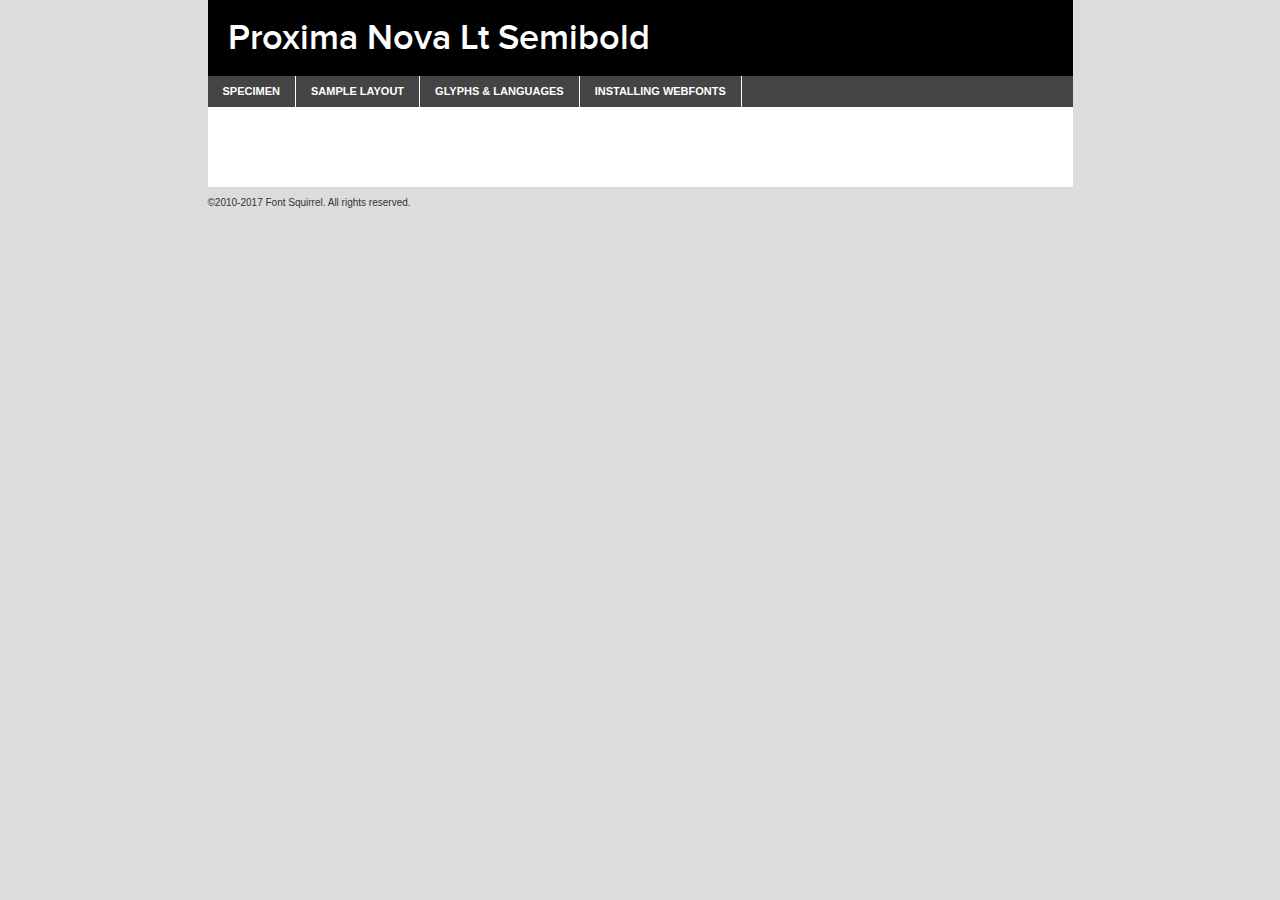
<file: icndy-freebie/fonts/webfontkit-20200508-060710/proximanova-semibold-demo.html>
<!DOCTYPE html PUBLIC "-//W3C//DTD XHTML 1.0 Transitional//EN"
	"http://www.w3.org/TR/xhtml1/DTD/xhtml1-transitional.dtd">

<html xmlns="http://www.w3.org/1999/xhtml" xml:lang="en" lang="en">
<head>
	<meta http-equiv="Content-Type" content="text/html; charset=utf-8" />
	<script src="http://ajax.googleapis.com/ajax/libs/jquery/1.7.2/jquery.min.js" type="text/javascript" charset="utf-8"></script>
	<script type="text/javascript">
	(function($){$.fn.easyTabs=function(option){var param=jQuery.extend({fadeSpeed:"fast",defaultContent:1,activeClass:'active'},option);$(this).each(function(){var thisId="#"+this.id;if(param.defaultContent==''){param.defaultContent=1;}
	if(typeof param.defaultContent=="number")
	{var defaultTab=$(thisId+" .tabs li:eq("+(param.defaultContent-1)+") a").attr('href').substr(1);}else{var defaultTab=param.defaultContent;}
	$(thisId+" .tabs li a").each(function(){var tabToHide=$(this).attr('href').substr(1);$("#"+tabToHide).addClass('easytabs-tab-content');});hideAll();changeContent(defaultTab);function hideAll(){$(thisId+" .easytabs-tab-content").hide();}
	function changeContent(tabId){hideAll();$(thisId+" .tabs li").removeClass(param.activeClass);$(thisId+" .tabs li a[href=#"+tabId+"]").closest('li').addClass(param.activeClass);if(param.fadeSpeed!="none")
	{$(thisId+" #"+tabId).fadeIn(param.fadeSpeed);}else{$(thisId+" #"+tabId).show();}}
	$(thisId+" .tabs li").click(function(){var tabId=$(this).find('a').attr('href').substr(1);changeContent(tabId);return false;});});}})(jQuery);
	</script>
	<link rel="stylesheet" href="specimen_files/specimen_stylesheet.css" type="text/css" charset="utf-8" />
	<link rel="stylesheet" href="stylesheet.css" type="text/css" charset="utf-8" />

	<style type="text/css">
					body{
				font-family: 'proxima_novasemibold';
							}
		</style>

	<title>Proxima Nova Lt Semibold Specimen</title>
	
	
	<script type="text/javascript" charset="utf-8">
		$(document).ready(function() {
			$('#container').easyTabs({defaultContent:1});
		});
	</script>
</head>

<body>
<div id="container">
	<div id="header">
		Proxima Nova Lt Semibold	</div>
	<ul class="tabs">
		<li><a href="#specimen">Specimen</a></li>
		<li><a href="#layout">Sample Layout</a></li>
				<li><a href="#glyphs">Glyphs &amp; Languages</a></li>
		<li><a href="#installing">Installing Webfonts</a></li>
		
	</ul>
	
	<div id="main_content">

		
			<div id="specimen">
		
				<div class="section">
					<div class="grid12 firstcol">
						<div class="huge">AaBb</div>
					</div>
				</div>
		
				<div class="section">
					<div class="glyph_range">A&#x200B;B&#x200b;C&#x200b;D&#x200b;E&#x200b;F&#x200b;G&#x200b;H&#x200b;I&#x200b;J&#x200b;K&#x200b;L&#x200b;M&#x200b;N&#x200b;O&#x200b;P&#x200b;Q&#x200b;R&#x200b;S&#x200b;T&#x200b;U&#x200b;V&#x200b;W&#x200b;X&#x200b;Y&#x200b;Z&#x200b;a&#x200b;b&#x200b;c&#x200b;d&#x200b;e&#x200b;f&#x200b;g&#x200b;h&#x200b;i&#x200b;j&#x200b;k&#x200b;l&#x200b;m&#x200b;n&#x200b;o&#x200b;p&#x200b;q&#x200b;r&#x200b;s&#x200b;t&#x200b;u&#x200b;v&#x200b;w&#x200b;x&#x200b;y&#x200b;z&#x200b;1&#x200b;2&#x200b;3&#x200b;4&#x200b;5&#x200b;6&#x200b;7&#x200b;8&#x200b;9&#x200b;0&#x200b;&amp;&#x200b;.&#x200b;,&#x200b;?&#x200b;!&#x200b;&#64;&#x200b;(&#x200b;)&#x200b;#&#x200b;$&#x200b;%&#x200b;*&#x200b;+&#x200b;-&#x200b;=&#x200b;:&#x200b;;</div>
				</div>
				<div class="section">
					<div class="grid12 firstcol">
						<table class="sample_table">
							<tr><td>10</td><td class="size10">abcdefghijklmnopqrstuvwxyzABCDEFGHIJKLMNOPQRSTUVWXYZ0123456789abcdefghijklmnopqrstuvwxyzABCDEFGHIJKLMNOPQRSTUVWXYZ0123456789abcdefghijklmnopqrstuvwxyzABCDEFGHIJKLMNOPQRSTUVWXYZ</td></tr>
							<tr><td>11</td><td class="size11">abcdefghijklmnopqrstuvwxyzABCDEFGHIJKLMNOPQRSTUVWXYZ0123456789abcdefghijklmnopqrstuvwxyzABCDEFGHIJKLMNOPQRSTUVWXYZ0123456789abcdefghijklmnopqrstuvwxyzABCDEFGHIJKLMNOPQRSTUVWXYZ</td></tr>
							<tr><td>12</td><td class="size12">abcdefghijklmnopqrstuvwxyzABCDEFGHIJKLMNOPQRSTUVWXYZ0123456789abcdefghijklmnopqrstuvwxyzABCDEFGHIJKLMNOPQRSTUVWXYZ0123456789abcdefghijklmnopqrstuvwxyzABCDEFGHIJKLMNOPQRSTUVWXYZ</td></tr>
							<tr><td>13</td><td class="size13">abcdefghijklmnopqrstuvwxyzABCDEFGHIJKLMNOPQRSTUVWXYZ0123456789abcdefghijklmnopqrstuvwxyzABCDEFGHIJKLMNOPQRSTUVWXYZ0123456789abcdefghijklmnopqrstuvwxyzABCDEFGHIJKLMNOPQRSTUVWXYZ</td></tr>
							<tr><td>14</td><td class="size14">abcdefghijklmnopqrstuvwxyzABCDEFGHIJKLMNOPQRSTUVWXYZ0123456789abcdefghijklmnopqrstuvwxyzABCDEFGHIJKLMNOPQRSTUVWXYZ0123456789abcdefghijklmnopqrstuvwxyzABCDEFGHIJKLMNOPQRSTUVWXYZ</td></tr>
							<tr><td>16</td><td class="size16">abcdefghijklmnopqrstuvwxyzABCDEFGHIJKLMNOPQRSTUVWXYZ0123456789abcdefghijklmnopqrstuvwxyzABCDEFGHIJKLMNOPQRSTUVWXYZ</td></tr>
							<tr><td>18</td><td class="size18">abcdefghijklmnopqrstuvwxyzABCDEFGHIJKLMNOPQRSTUVWXYZ0123456789abcdefghijklmnopqrstuvwxyzABCDEFGHIJKLMNOPQRSTUVWXYZ</td></tr>
							<tr><td>20</td><td class="size20">abcdefghijklmnopqrstuvwxyzABCDEFGHIJKLMNOPQRSTUVWXYZ0123456789abcdefghijklmnopqrstuvwxyzABCDEFGHIJKLMNOPQRSTUVWXYZ</td></tr>
							<tr><td>24</td><td class="size24">abcdefghijklmnopqrstuvwxyzABCDEFGHIJKLMNOPQRSTUVWXYZ0123456789abcdefghijklmnopqrstuvwxyzABCDEFGHIJKLMNOPQRSTUVWXYZ</td></tr>
							<tr><td>30</td><td class="size30">abcdefghijklmnopqrstuvwxyzABCDEFGHIJKLMNOPQRSTUVWXYZ0123456789abcdefghijklmnopqrstuvwxyzABCDEFGHIJKLMNOPQRSTUVWXYZ</td></tr>
							<tr><td>36</td><td class="size36">abcdefghijklmnopqrstuvwxyzABCDEFGHIJKLMNOPQRSTUVWXYZ0123456789abcdefghijklmnopqrstuvwxyzABCDEFGHIJKLMNOPQRSTUVWXYZ</td></tr>
							<tr><td>48</td><td class="size48">abcdefghijklmnopqrstuvwxyzABCDEFGHIJKLMNOPQRSTUVWXYZ0123456789abcdefghijklmnopqrstuvwxyzABCDEFGHIJKLMNOPQRSTUVWXYZ</td></tr>
							<tr><td>60</td><td class="size60">abcdefghijklmnopqrstuvwxyzABCDEFGHIJKLMNOPQRSTUVWXYZ0123456789abcdefghijklmnopqrstuvwxyzABCDEFGHIJKLMNOPQRSTUVWXYZ</td></tr>
							<tr><td>72</td><td class="size72">abcdefghijklmnopqrstuvwxyzABCDEFGHIJKLMNOPQRSTUVWXYZ0123456789abcdefghijklmnopqrstuvwxyzABCDEFGHIJKLMNOPQRSTUVWXYZ</td></tr>
							<tr><td>90</td><td class="size90">abcdefghijklmnopqrstuvwxyzABCDEFGHIJKLMNOPQRSTUVWXYZ0123456789abcdefghijklmnopqrstuvwxyzABCDEFGHIJKLMNOPQRSTUVWXYZ</td></tr>
						</table>
				
					</div>
			
				</div>
		
		
		
								<div class="section" id="bodycomparison">


										<div id="xheight">
				<div class="fontbody">&#x25FC;&#x25FC;&#x25FC;&#x25FC;&#x25FC;&#x25FC;&#x25FC;&#x25FC;&#x25FC;&#x25FC;&#x25FC;&#x25FC;&#x25FC;&#x25FC;&#x25FC;&#x25FC;&#x25FC;&#x25FC;&#x25FC;&#x25FC;&#x25FC;&#x25FC;&#x25FC;&#x25FC;&#x25FC;&#x25FC;&#x25FC;&#x25FC;&#x25FC;&#x25FC;&#x25FC;&#x25FC;&#x25FC;&#x25FC;&#x25FC;&#x25FC;&#x25FC;&#x25FC;&#x25FC;&#x25FC;&#x25FC;&#x25FC;&#x25FC;&#x25FC;&#x25FC;&#x25FC;&#x25FC;&#x25FC;&#x25FC;&#x25FC;&#x25FC;&#x25FC;&#x25FC;&#x25FC;&#x25FC;&#x25FC;&#x25FC;&#x25FC;&#x25FC;&#x25FC;&#x25FC;&#x25FC;&#x25FC;&#x25FC;&#x25FC;&#x25FC;&#x25FC;&#x25FC;&#x25FC;&#x25FC;&#x25FC;&#x25FC;&#x25FC;&#x25FC;&#x25FC;&#x25FC;&#x25FC;&#x25FC;&#x25FC;&#x25FC;&#x25FC;&#x25FC;&#x25FC;&#x25FC;&#x25FC;&#x25FC;&#x25FC;&#x25FC;&#x25FC;&#x25FC;&#x25FC;&#x25FC;&#x25FC;&#x25FC;&#x25FC;&#x25FC;&#x25FC;&#x25FC;&#x25FC;body</div><div class="arialbody">body</div><div class="verdanabody">body</div><div class="georgiabody">body</div></div>
										<div class="fontbody" style="z-index:1">
											body<span>Proxima Nova Lt Semibold</span>
										</div>
										<div class="arialbody" style="z-index:1">
											body<span>Arial</span>
										</div>
										<div class="verdanabody" style="z-index:1">
											body<span>Verdana</span>
										</div>
										<div class="georgiabody" style="z-index:1">
											body<span>Georgia</span>
										</div>



								</div>
		
		
				<div class="section psample psample_row1" id="">
					
					<div class="grid2 firstcol">
						<p class="size10"><span>10.</span>Aenean lacinia bibendum nulla sed consectetur. Fusce dapibus, tellus ac cursus commodo, tortor mauris condimentum nibh, ut fermentum massa justo sit amet risus. Nullam id dolor id nibh ultricies vehicula ut id elit. Cum sociis natoque penatibus et magnis dis parturient montes, nascetur ridiculus mus. Nulla vitae elit libero, a pharetra augue.</p>
			
					</div>
					<div class="grid3">
						<p class="size11"><span>11.</span>Aenean lacinia bibendum nulla sed consectetur. Fusce dapibus, tellus ac cursus commodo, tortor mauris condimentum nibh, ut fermentum massa justo sit amet risus. Nullam id dolor id nibh ultricies vehicula ut id elit. Cum sociis natoque penatibus et magnis dis parturient montes, nascetur ridiculus mus. Nulla vitae elit libero, a pharetra augue.</p>
			
					</div>
					<div class="grid3">
						<p class="size12"><span>12.</span>Aenean lacinia bibendum nulla sed consectetur. Fusce dapibus, tellus ac cursus commodo, tortor mauris condimentum nibh, ut fermentum massa justo sit amet risus. Nullam id dolor id nibh ultricies vehicula ut id elit. Cum sociis natoque penatibus et magnis dis parturient montes, nascetur ridiculus mus. Nulla vitae elit libero, a pharetra augue.</p>
			
					</div>
					<div class="grid4">
						<p class="size13"><span>13.</span>Aenean lacinia bibendum nulla sed consectetur. Fusce dapibus, tellus ac cursus commodo, tortor mauris condimentum nibh, ut fermentum massa justo sit amet risus. Nullam id dolor id nibh ultricies vehicula ut id elit. Cum sociis natoque penatibus et magnis dis parturient montes, nascetur ridiculus mus. Nulla vitae elit libero, a pharetra augue.</p>
			
					</div>
					<div class="white_blend"></div>
					
				</div>
				<div class="section psample psample_row2" id="">
					<div class="grid3 firstcol">
						<p class="size14"><span>14.</span>Aenean lacinia bibendum nulla sed consectetur. Fusce dapibus, tellus ac cursus commodo, tortor mauris condimentum nibh, ut fermentum massa justo sit amet risus. Nullam id dolor id nibh ultricies vehicula ut id elit. Cum sociis natoque penatibus et magnis dis parturient montes, nascetur ridiculus mus. Nulla vitae elit libero, a pharetra augue.</p>
			
					</div>
					<div class="grid4">
						<p class="size16"><span>16.</span>Aenean lacinia bibendum nulla sed consectetur. Fusce dapibus, tellus ac cursus commodo, tortor mauris condimentum nibh, ut fermentum massa justo sit amet risus. Nullam id dolor id nibh ultricies vehicula ut id elit. Cum sociis natoque penatibus et magnis dis parturient montes, nascetur ridiculus mus. Nulla vitae elit libero, a pharetra augue.</p>
			
					</div>
					<div class="grid5">
						<p class="size18"><span>18.</span>Aenean lacinia bibendum nulla sed consectetur. Fusce dapibus, tellus ac cursus commodo, tortor mauris condimentum nibh, ut fermentum massa justo sit amet risus. Nullam id dolor id nibh ultricies vehicula ut id elit. Cum sociis natoque penatibus et magnis dis parturient montes, nascetur ridiculus mus. Nulla vitae elit libero, a pharetra augue.</p>
			
					</div>

					<div class="white_blend"></div>

				</div>
				
				<div class="section psample psample_row3" id="">
					<div class="grid5 firstcol">
						<p class="size20"><span>20.</span>Aenean lacinia bibendum nulla sed consectetur. Fusce dapibus, tellus ac cursus commodo, tortor mauris condimentum nibh, ut fermentum massa justo sit amet risus. Nullam id dolor id nibh ultricies vehicula ut id elit. Cum sociis natoque penatibus et magnis dis parturient montes, nascetur ridiculus mus. Nulla vitae elit libero, a pharetra augue.</p>
					</div>
					<div class="grid7">
						<p class="size24"><span>24.</span>Aenean lacinia bibendum nulla sed consectetur. Fusce dapibus, tellus ac cursus commodo, tortor mauris condimentum nibh, ut fermentum massa justo sit amet risus. Nullam id dolor id nibh ultricies vehicula ut id elit. Cum sociis natoque penatibus et magnis dis parturient montes, nascetur ridiculus mus. Nulla vitae elit libero, a pharetra augue.</p>
					</div>
					
					<div class="white_blend"></div>
					
				</div>
				
				<div class="section psample psample_row4" id="">
					<div class="grid12 firstcol">
						<p class="size30"><span>30.</span>Aenean lacinia bibendum nulla sed consectetur. Fusce dapibus, tellus ac cursus commodo, tortor mauris condimentum nibh, ut fermentum massa justo sit amet risus. Nullam id dolor id nibh ultricies vehicula ut id elit. Cum sociis natoque penatibus et magnis dis parturient montes, nascetur ridiculus mus. Nulla vitae elit libero, a pharetra augue.</p>
					</div>
					<div class="white_blend"></div>
					
				</div>
				
				
				
				<div class="section psample psample_row1 fullreverse">
					<div class="grid2 firstcol">
						<p class="size10"><span>10.</span>Aenean lacinia bibendum nulla sed consectetur. Fusce dapibus, tellus ac cursus commodo, tortor mauris condimentum nibh, ut fermentum massa justo sit amet risus. Nullam id dolor id nibh ultricies vehicula ut id elit. Cum sociis natoque penatibus et magnis dis parturient montes, nascetur ridiculus mus. Nulla vitae elit libero, a pharetra augue.</p>
			
					</div>
					<div class="grid3">
						<p class="size11"><span>11.</span>Aenean lacinia bibendum nulla sed consectetur. Fusce dapibus, tellus ac cursus commodo, tortor mauris condimentum nibh, ut fermentum massa justo sit amet risus. Nullam id dolor id nibh ultricies vehicula ut id elit. Cum sociis natoque penatibus et magnis dis parturient montes, nascetur ridiculus mus. Nulla vitae elit libero, a pharetra augue.</p>
			
					</div>
					<div class="grid3">
						<p class="size12"><span>12.</span>Aenean lacinia bibendum nulla sed consectetur. Fusce dapibus, tellus ac cursus commodo, tortor mauris condimentum nibh, ut fermentum massa justo sit amet risus. Nullam id dolor id nibh ultricies vehicula ut id elit. Cum sociis natoque penatibus et magnis dis parturient montes, nascetur ridiculus mus. Nulla vitae elit libero, a pharetra augue.</p>
			
					</div>
					<div class="grid4">
						<p class="size13"><span>13.</span>Aenean lacinia bibendum nulla sed consectetur. Fusce dapibus, tellus ac cursus commodo, tortor mauris condimentum nibh, ut fermentum massa justo sit amet risus. Nullam id dolor id nibh ultricies vehicula ut id elit. Cum sociis natoque penatibus et magnis dis parturient montes, nascetur ridiculus mus. Nulla vitae elit libero, a pharetra augue.</p>
			
					</div>
					<div class="black_blend"></div>
					
				</div>
				
				<div class="section psample psample_row2 fullreverse">
					<div class="grid3 firstcol">
						<p class="size14"><span>14.</span>Aenean lacinia bibendum nulla sed consectetur. Fusce dapibus, tellus ac cursus commodo, tortor mauris condimentum nibh, ut fermentum massa justo sit amet risus. Nullam id dolor id nibh ultricies vehicula ut id elit. Cum sociis natoque penatibus et magnis dis parturient montes, nascetur ridiculus mus. Nulla vitae elit libero, a pharetra augue.</p>
			
					</div>
					<div class="grid4">
						<p class="size16"><span>16.</span>Aenean lacinia bibendum nulla sed consectetur. Fusce dapibus, tellus ac cursus commodo, tortor mauris condimentum nibh, ut fermentum massa justo sit amet risus. Nullam id dolor id nibh ultricies vehicula ut id elit. Cum sociis natoque penatibus et magnis dis parturient montes, nascetur ridiculus mus. Nulla vitae elit libero, a pharetra augue.</p>
			
					</div>
					<div class="grid5">
						<p class="size18"><span>18.</span>Aenean lacinia bibendum nulla sed consectetur. Fusce dapibus, tellus ac cursus commodo, tortor mauris condimentum nibh, ut fermentum massa justo sit amet risus. Nullam id dolor id nibh ultricies vehicula ut id elit. Cum sociis natoque penatibus et magnis dis parturient montes, nascetur ridiculus mus. Nulla vitae elit libero, a pharetra augue.</p>
			
					</div>
					<div class="black_blend"></div>

				</div>
				
				<div class="section psample fullreverse psample_row3" id="">
					<div class="grid5 firstcol">
						<p class="size20"><span>20.</span>Aenean lacinia bibendum nulla sed consectetur. Fusce dapibus, tellus ac cursus commodo, tortor mauris condimentum nibh, ut fermentum massa justo sit amet risus. Nullam id dolor id nibh ultricies vehicula ut id elit. Cum sociis natoque penatibus et magnis dis parturient montes, nascetur ridiculus mus. Nulla vitae elit libero, a pharetra augue.</p>
					</div>
					<div class="grid7">
						<p class="size24"><span>24.</span>Aenean lacinia bibendum nulla sed consectetur. Fusce dapibus, tellus ac cursus commodo, tortor mauris condimentum nibh, ut fermentum massa justo sit amet risus. Nullam id dolor id nibh ultricies vehicula ut id elit. Cum sociis natoque penatibus et magnis dis parturient montes, nascetur ridiculus mus. Nulla vitae elit libero, a pharetra augue.</p>
					</div>
					
					<div class="black_blend"></div>
					
				</div>
				
				<div class="section psample fullreverse psample_row4" id="" style="border-bottom: 20px #000 solid;">
					<div class="grid12 firstcol">
						<p class="size30"><span>30.</span>Aenean lacinia bibendum nulla sed consectetur. Fusce dapibus, tellus ac cursus commodo, tortor mauris condimentum nibh, ut fermentum massa justo sit amet risus. Nullam id dolor id nibh ultricies vehicula ut id elit. Cum sociis natoque penatibus et magnis dis parturient montes, nascetur ridiculus mus. Nulla vitae elit libero, a pharetra augue.</p>
					</div>
					<div class="black_blend"></div>
					
				</div>
				
				
				
				
			</div>
			
			<div id="layout">
				
				<div class="section">
					
					<div class="grid12 firstcol">
						<h1>Lorem Ipsum Dolor</h1>
						<h2>Etiam porta sem malesuada magna mollis euismod</h2>
						
						<p class="byline">By <a href="#link">Aenean Lacinia</a></p>
					</div>
				</div>
				<div class="section">
					<div class="grid8 firstcol">
						<p class="large">Donec sed odio dui. Morbi leo risus, porta ac consectetur ac, vestibulum at eros. Fusce dapibus, tellus ac cursus commodo, tortor mauris condimentum nibh, ut fermentum massa justo sit amet risus. </p>

						
						<h3>Pellentesque ornare sem</h3>

						<p>Maecenas sed diam eget risus varius blandit sit amet non magna. Maecenas faucibus mollis interdum. Donec ullamcorper nulla non metus auctor fringilla. Nullam id dolor id nibh ultricies vehicula ut id elit. Nullam id dolor id nibh ultricies vehicula ut id elit. </p>

						<p>Aenean eu leo quam. Pellentesque ornare sem lacinia quam venenatis vestibulum. Lorem ipsum dolor sit amet, consectetur adipiscing elit. Cum sociis natoque penatibus et magnis dis parturient montes, nascetur ridiculus mus. </p>

						<p>Nulla vitae elit libero, a pharetra augue. Praesent commodo cursus magna, vel scelerisque nisl consectetur et. Aenean lacinia bibendum nulla sed consectetur. </p>

						<p>Nullam quis risus eget urna mollis ornare vel eu leo. Nullam quis risus eget urna mollis ornare vel eu leo. Maecenas sed diam eget risus varius blandit sit amet non magna. Donec ullamcorper nulla non metus auctor fringilla. </p>

						<h3>Cras mattis consectetur</h3>

						<p>Aenean eu leo quam. Pellentesque ornare sem lacinia quam venenatis vestibulum. Aenean lacinia bibendum nulla sed consectetur. Integer posuere erat a ante venenatis dapibus posuere velit aliquet. Cras mattis consectetur purus sit amet fermentum. </p>

						<p>Nullam id dolor id nibh ultricies vehicula ut id elit. Nullam quis risus eget urna mollis ornare vel eu leo. Cras mattis consectetur purus sit amet fermentum.</p>
					</div>
					
					<div class="grid4 sidebar">
						
						<div class="box reverse">
							<p class="last">Nullam quis risus eget urna mollis ornare vel eu leo. Donec ullamcorper nulla non metus auctor fringilla. Cras mattis consectetur purus sit amet fermentum. Sed posuere consectetur est at lobortis. Lorem ipsum dolor sit amet, consectetur adipiscing elit. </p>
						</div>
						
						<p class="caption">Maecenas sed diam eget risus varius.</p>

						<p>Vestibulum id ligula porta felis euismod semper. Integer posuere erat a ante venenatis dapibus posuere velit aliquet. Vestibulum id ligula porta felis euismod semper. Sed posuere consectetur est at lobortis. Maecenas sed diam eget risus varius blandit sit amet non magna. Fusce dapibus, tellus ac cursus commodo, tortor mauris condimentum nibh, ut fermentum massa justo sit amet risus. </p>

					

						<p>Duis mollis, est non commodo luctus, nisi erat porttitor ligula, eget lacinia odio sem nec elit. Aenean lacinia bibendum nulla sed consectetur. Vivamus sagittis lacus vel augue laoreet rutrum faucibus dolor auctor. Aenean lacinia bibendum nulla sed consectetur. Nullam quis risus eget urna mollis ornare vel eu leo. </p>

						<p>Praesent commodo cursus magna, vel scelerisque nisl consectetur et. Donec ullamcorper nulla non metus auctor fringilla. Maecenas faucibus mollis interdum. Fusce dapibus, tellus ac cursus commodo, tortor mauris condimentum nibh, ut fermentum massa justo sit amet risus. </p>

					</div>
				</div>
				
			</div>


			



		<div id="glyphs">
			<div class="section">
				<div class="grid12 firstcol">
			
				<h1>Language Support</h1>
				<p>The subset of Proxima Nova Lt Semibold in this kit supports the following languages:<br />
			
					Cyrillic, English, Arrernte, Bislama, Cebuano, Fijian, Gilbertese, Hmong, Ibanag, Iloko_ilokano, Interglossa_glosa, Interlingua, Lojban, Norfolk_pitcairnese, Oromo, Rotokas, Seychelles_creole, Shona, Somali, Southern_ndebele, Swahili, Swati_swazi, Tok_pisin, Warlpiri, Xhosa, Zulu, Latinbasic, Ubasic, Demo				</p>
				<h1>Glyph Chart</h1>
				<p>The subset of Proxima Nova Lt Semibold in this kit includes all the glyphs listed below. Unicode entities are included above each glyph to help you insert individual characters into your layout.</p>
				<div id="glyph_chart">
			
																														 <div><p>&amp;#13;</p>&#13;</div>
																				 <div><p>&amp;#32;</p>&#32;</div>
																				 <div><p>&amp;#33;</p>&#33;</div>
																				 <div><p>&amp;#34;</p>&#34;</div>
																				 <div><p>&amp;#35;</p>&#35;</div>
																				 <div><p>&amp;#36;</p>&#36;</div>
																				 <div><p>&amp;#37;</p>&#37;</div>
																				 <div><p>&amp;#38;</p>&#38;</div>
																				 <div><p>&amp;#39;</p>&#39;</div>
																				 <div><p>&amp;#40;</p>&#40;</div>
																				 <div><p>&amp;#41;</p>&#41;</div>
																				 <div><p>&amp;#42;</p>&#42;</div>
																				 <div><p>&amp;#43;</p>&#43;</div>
																				 <div><p>&amp;#44;</p>&#44;</div>
																				 <div><p>&amp;#45;</p>&#45;</div>
																				 <div><p>&amp;#46;</p>&#46;</div>
																				 <div><p>&amp;#47;</p>&#47;</div>
																				 <div><p>&amp;#48;</p>&#48;</div>
																				 <div><p>&amp;#49;</p>&#49;</div>
																				 <div><p>&amp;#50;</p>&#50;</div>
																				 <div><p>&amp;#51;</p>&#51;</div>
																				 <div><p>&amp;#52;</p>&#52;</div>
																				 <div><p>&amp;#53;</p>&#53;</div>
																				 <div><p>&amp;#54;</p>&#54;</div>
																				 <div><p>&amp;#55;</p>&#55;</div>
																				 <div><p>&amp;#56;</p>&#56;</div>
																				 <div><p>&amp;#57;</p>&#57;</div>
																				 <div><p>&amp;#58;</p>&#58;</div>
																				 <div><p>&amp;#59;</p>&#59;</div>
																				 <div><p>&amp;#60;</p>&#60;</div>
																				 <div><p>&amp;#61;</p>&#61;</div>
																				 <div><p>&amp;#62;</p>&#62;</div>
																				 <div><p>&amp;#63;</p>&#63;</div>
																				 <div><p>&amp;#64;</p>&#64;</div>
																				 <div><p>&amp;#65;</p>&#65;</div>
																				 <div><p>&amp;#66;</p>&#66;</div>
																				 <div><p>&amp;#67;</p>&#67;</div>
																				 <div><p>&amp;#68;</p>&#68;</div>
																				 <div><p>&amp;#69;</p>&#69;</div>
																				 <div><p>&amp;#70;</p>&#70;</div>
																				 <div><p>&amp;#71;</p>&#71;</div>
																				 <div><p>&amp;#72;</p>&#72;</div>
																				 <div><p>&amp;#73;</p>&#73;</div>
																				 <div><p>&amp;#74;</p>&#74;</div>
																				 <div><p>&amp;#75;</p>&#75;</div>
																				 <div><p>&amp;#76;</p>&#76;</div>
																				 <div><p>&amp;#77;</p>&#77;</div>
																				 <div><p>&amp;#78;</p>&#78;</div>
																				 <div><p>&amp;#79;</p>&#79;</div>
																				 <div><p>&amp;#80;</p>&#80;</div>
																				 <div><p>&amp;#81;</p>&#81;</div>
																				 <div><p>&amp;#82;</p>&#82;</div>
																				 <div><p>&amp;#83;</p>&#83;</div>
																				 <div><p>&amp;#84;</p>&#84;</div>
																				 <div><p>&amp;#85;</p>&#85;</div>
																				 <div><p>&amp;#86;</p>&#86;</div>
																				 <div><p>&amp;#87;</p>&#87;</div>
																				 <div><p>&amp;#88;</p>&#88;</div>
																				 <div><p>&amp;#89;</p>&#89;</div>
																				 <div><p>&amp;#90;</p>&#90;</div>
																				 <div><p>&amp;#91;</p>&#91;</div>
																				 <div><p>&amp;#92;</p>&#92;</div>
																				 <div><p>&amp;#93;</p>&#93;</div>
																				 <div><p>&amp;#94;</p>&#94;</div>
																				 <div><p>&amp;#95;</p>&#95;</div>
																				 <div><p>&amp;#96;</p>&#96;</div>
																				 <div><p>&amp;#97;</p>&#97;</div>
																				 <div><p>&amp;#98;</p>&#98;</div>
																				 <div><p>&amp;#99;</p>&#99;</div>
																				 <div><p>&amp;#100;</p>&#100;</div>
																				 <div><p>&amp;#101;</p>&#101;</div>
																				 <div><p>&amp;#102;</p>&#102;</div>
																				 <div><p>&amp;#103;</p>&#103;</div>
																				 <div><p>&amp;#104;</p>&#104;</div>
																				 <div><p>&amp;#105;</p>&#105;</div>
																				 <div><p>&amp;#106;</p>&#106;</div>
																				 <div><p>&amp;#107;</p>&#107;</div>
																				 <div><p>&amp;#108;</p>&#108;</div>
																				 <div><p>&amp;#109;</p>&#109;</div>
																				 <div><p>&amp;#110;</p>&#110;</div>
																				 <div><p>&amp;#111;</p>&#111;</div>
																				 <div><p>&amp;#112;</p>&#112;</div>
																				 <div><p>&amp;#113;</p>&#113;</div>
																				 <div><p>&amp;#114;</p>&#114;</div>
																				 <div><p>&amp;#115;</p>&#115;</div>
																				 <div><p>&amp;#116;</p>&#116;</div>
																				 <div><p>&amp;#117;</p>&#117;</div>
																				 <div><p>&amp;#118;</p>&#118;</div>
																				 <div><p>&amp;#119;</p>&#119;</div>
																				 <div><p>&amp;#120;</p>&#120;</div>
																				 <div><p>&amp;#121;</p>&#121;</div>
																				 <div><p>&amp;#122;</p>&#122;</div>
																				 <div><p>&amp;#123;</p>&#123;</div>
																				 <div><p>&amp;#124;</p>&#124;</div>
																				 <div><p>&amp;#125;</p>&#125;</div>
																				 <div><p>&amp;#126;</p>&#126;</div>
																				 <div><p>&amp;#160;</p>&#160;</div>
																				 <div><p>&amp;#162;</p>&#162;</div>
																				 <div><p>&amp;#163;</p>&#163;</div>
																				 <div><p>&amp;#165;</p>&#165;</div>
																				 <div><p>&amp;#168;</p>&#168;</div>
																				 <div><p>&amp;#169;</p>&#169;</div>
																				 <div><p>&amp;#171;</p>&#171;</div>
																				 <div><p>&amp;#173;</p>&#173;</div>
																				 <div><p>&amp;#174;</p>&#174;</div>
																				 <div><p>&amp;#180;</p>&#180;</div>
																				 <div><p>&amp;#184;</p>&#184;</div>
																				 <div><p>&amp;#187;</p>&#187;</div>
																				 <div><p>&amp;#710;</p>&#710;</div>
																				 <div><p>&amp;#730;</p>&#730;</div>
																				 <div><p>&amp;#732;</p>&#732;</div>
																				 <div><p>&amp;#1025;</p>&#1025;</div>
																				 <div><p>&amp;#1026;</p>&#1026;</div>
																				 <div><p>&amp;#1027;</p>&#1027;</div>
																				 <div><p>&amp;#1028;</p>&#1028;</div>
																				 <div><p>&amp;#1029;</p>&#1029;</div>
																				 <div><p>&amp;#1030;</p>&#1030;</div>
																				 <div><p>&amp;#1031;</p>&#1031;</div>
																				 <div><p>&amp;#1032;</p>&#1032;</div>
																				 <div><p>&amp;#1033;</p>&#1033;</div>
																				 <div><p>&amp;#1034;</p>&#1034;</div>
																				 <div><p>&amp;#1035;</p>&#1035;</div>
																				 <div><p>&amp;#1036;</p>&#1036;</div>
																				 <div><p>&amp;#1038;</p>&#1038;</div>
																				 <div><p>&amp;#1039;</p>&#1039;</div>
																				 <div><p>&amp;#1040;</p>&#1040;</div>
																				 <div><p>&amp;#1041;</p>&#1041;</div>
																				 <div><p>&amp;#1042;</p>&#1042;</div>
																				 <div><p>&amp;#1043;</p>&#1043;</div>
																				 <div><p>&amp;#1044;</p>&#1044;</div>
																				 <div><p>&amp;#1045;</p>&#1045;</div>
																				 <div><p>&amp;#1046;</p>&#1046;</div>
																				 <div><p>&amp;#1047;</p>&#1047;</div>
																				 <div><p>&amp;#1048;</p>&#1048;</div>
																				 <div><p>&amp;#1049;</p>&#1049;</div>
																				 <div><p>&amp;#1050;</p>&#1050;</div>
																				 <div><p>&amp;#1051;</p>&#1051;</div>
																				 <div><p>&amp;#1052;</p>&#1052;</div>
																				 <div><p>&amp;#1053;</p>&#1053;</div>
																				 <div><p>&amp;#1054;</p>&#1054;</div>
																				 <div><p>&amp;#1055;</p>&#1055;</div>
																				 <div><p>&amp;#1056;</p>&#1056;</div>
																				 <div><p>&amp;#1057;</p>&#1057;</div>
																				 <div><p>&amp;#1058;</p>&#1058;</div>
																				 <div><p>&amp;#1059;</p>&#1059;</div>
																				 <div><p>&amp;#1060;</p>&#1060;</div>
																				 <div><p>&amp;#1061;</p>&#1061;</div>
																				 <div><p>&amp;#1062;</p>&#1062;</div>
																				 <div><p>&amp;#1063;</p>&#1063;</div>
																				 <div><p>&amp;#1064;</p>&#1064;</div>
																				 <div><p>&amp;#1065;</p>&#1065;</div>
																				 <div><p>&amp;#1066;</p>&#1066;</div>
																				 <div><p>&amp;#1067;</p>&#1067;</div>
																				 <div><p>&amp;#1068;</p>&#1068;</div>
																				 <div><p>&amp;#1069;</p>&#1069;</div>
																				 <div><p>&amp;#1070;</p>&#1070;</div>
																				 <div><p>&amp;#1071;</p>&#1071;</div>
																				 <div><p>&amp;#1072;</p>&#1072;</div>
																				 <div><p>&amp;#1073;</p>&#1073;</div>
																				 <div><p>&amp;#1074;</p>&#1074;</div>
																				 <div><p>&amp;#1075;</p>&#1075;</div>
																				 <div><p>&amp;#1076;</p>&#1076;</div>
																				 <div><p>&amp;#1077;</p>&#1077;</div>
																				 <div><p>&amp;#1078;</p>&#1078;</div>
																				 <div><p>&amp;#1079;</p>&#1079;</div>
																				 <div><p>&amp;#1080;</p>&#1080;</div>
																				 <div><p>&amp;#1081;</p>&#1081;</div>
																				 <div><p>&amp;#1082;</p>&#1082;</div>
																				 <div><p>&amp;#1083;</p>&#1083;</div>
																				 <div><p>&amp;#1084;</p>&#1084;</div>
																				 <div><p>&amp;#1085;</p>&#1085;</div>
																				 <div><p>&amp;#1086;</p>&#1086;</div>
																				 <div><p>&amp;#1087;</p>&#1087;</div>
																				 <div><p>&amp;#1088;</p>&#1088;</div>
																				 <div><p>&amp;#1089;</p>&#1089;</div>
																				 <div><p>&amp;#1090;</p>&#1090;</div>
																				 <div><p>&amp;#1091;</p>&#1091;</div>
																				 <div><p>&amp;#1092;</p>&#1092;</div>
																				 <div><p>&amp;#1093;</p>&#1093;</div>
																				 <div><p>&amp;#1094;</p>&#1094;</div>
																				 <div><p>&amp;#1095;</p>&#1095;</div>
																				 <div><p>&amp;#1096;</p>&#1096;</div>
																				 <div><p>&amp;#1097;</p>&#1097;</div>
																				 <div><p>&amp;#1098;</p>&#1098;</div>
																				 <div><p>&amp;#1099;</p>&#1099;</div>
																				 <div><p>&amp;#1100;</p>&#1100;</div>
																				 <div><p>&amp;#1101;</p>&#1101;</div>
																				 <div><p>&amp;#1102;</p>&#1102;</div>
																				 <div><p>&amp;#1103;</p>&#1103;</div>
																				 <div><p>&amp;#1105;</p>&#1105;</div>
																				 <div><p>&amp;#1106;</p>&#1106;</div>
																				 <div><p>&amp;#1107;</p>&#1107;</div>
																				 <div><p>&amp;#1108;</p>&#1108;</div>
																				 <div><p>&amp;#1109;</p>&#1109;</div>
																				 <div><p>&amp;#1110;</p>&#1110;</div>
																				 <div><p>&amp;#1111;</p>&#1111;</div>
																				 <div><p>&amp;#1112;</p>&#1112;</div>
																				 <div><p>&amp;#1113;</p>&#1113;</div>
																				 <div><p>&amp;#1114;</p>&#1114;</div>
																				 <div><p>&amp;#1115;</p>&#1115;</div>
																				 <div><p>&amp;#1116;</p>&#1116;</div>
																				 <div><p>&amp;#1118;</p>&#1118;</div>
																				 <div><p>&amp;#1119;</p>&#1119;</div>
																				 <div><p>&amp;#1168;</p>&#1168;</div>
																				 <div><p>&amp;#1169;</p>&#1169;</div>
																				 <div><p>&amp;#8192;</p>&#8192;</div>
																				 <div><p>&amp;#8193;</p>&#8193;</div>
																				 <div><p>&amp;#8194;</p>&#8194;</div>
																				 <div><p>&amp;#8195;</p>&#8195;</div>
																				 <div><p>&amp;#8196;</p>&#8196;</div>
																				 <div><p>&amp;#8197;</p>&#8197;</div>
																				 <div><p>&amp;#8198;</p>&#8198;</div>
																				 <div><p>&amp;#8199;</p>&#8199;</div>
																				 <div><p>&amp;#8200;</p>&#8200;</div>
																				 <div><p>&amp;#8201;</p>&#8201;</div>
																				 <div><p>&amp;#8202;</p>&#8202;</div>
																				 <div><p>&amp;#8208;</p>&#8208;</div>
																				 <div><p>&amp;#8209;</p>&#8209;</div>
																				 <div><p>&amp;#8210;</p>&#8210;</div>
																				 <div><p>&amp;#8211;</p>&#8211;</div>
																				 <div><p>&amp;#8212;</p>&#8212;</div>
																				 <div><p>&amp;#8216;</p>&#8216;</div>
																				 <div><p>&amp;#8217;</p>&#8217;</div>
																				 <div><p>&amp;#8218;</p>&#8218;</div>
																				 <div><p>&amp;#8220;</p>&#8220;</div>
																				 <div><p>&amp;#8221;</p>&#8221;</div>
																				 <div><p>&amp;#8222;</p>&#8222;</div>
																				 <div><p>&amp;#8230;</p>&#8230;</div>
																				 <div><p>&amp;#8239;</p>&#8239;</div>
																				 <div><p>&amp;#8249;</p>&#8249;</div>
																				 <div><p>&amp;#8250;</p>&#8250;</div>
																				 <div><p>&amp;#8287;</p>&#8287;</div>
																				 <div><p>&amp;#8364;</p>&#8364;</div>
																				 <div><p>&amp;#8482;</p>&#8482;</div>
																				 <div><p>&amp;#9724;</p>&#9724;</div>
																																						</div>	
				</div>
		
		
			</div>
		</div>
		
		
		<div id="specs">
			
		</div>
	
		<div id="installing">
			<div class="section">
				<div class="grid7 firstcol">
					<h1>Installing Webfonts</h1>
					
					<p>Webfonts are supported by all major browser platforms but not all in the same way. There are currently four different font formats that must be included in order to target all browsers. This includes TTF, WOFF, EOT and SVG.</p>
					
					<h2>1. Upload your webfonts</h2>
					<p>You must upload your webfont kit to your website. They should be in or near the same directory as your CSS files.</p>
					
					<h2>2. Include the webfont stylesheet</h2>
					<p>A special CSS @font-face declaration helps the various browsers select the appropriate font it needs without causing you a bunch of headaches. Learn more about this syntax by reading the <a href="https://www.fontspring.com/blog/further-hardening-of-the-bulletproof-syntax">Fontspring blog post</a> about it. The code for it is as follows:</p>


<code>
@font-face{ 
	font-family: 'MyWebFont';
	src: url('WebFont.eot');
	src: url('WebFont.eot?#iefix') format('embedded-opentype'),
	     url('WebFont.woff') format('woff'),
	     url('WebFont.ttf') format('truetype'),
	     url('WebFont.svg#webfont') format('svg');
}
</code>

	<p>We've already gone ahead and generated the code for you. All you have to do is link to the stylesheet in your HTML, like this:</p>
	<code>&lt;link rel=&quot;stylesheet&quot; href=&quot;stylesheet.css&quot; type=&quot;text/css&quot; charset=&quot;utf-8&quot; /&gt;</code>

					<h2>3. Modify your own stylesheet</h2>
					<p>To take advantage of your new fonts, you must tell your stylesheet to use them. Look at the original @font-face declaration above and find the property called "font-family." The name linked there will be what you use to reference the font. Prepend that webfont name to the font stack in the "font-family" property, inside the selector you want to change. For example:</p>
<code>p { font-family: 'WebFont', Arial, sans-serif; }</code>

<h2>4. Test</h2>
<p>Getting webfonts to work cross-browser <em>can</em> be tricky. Use the information in the sidebar to help you if you find that fonts aren't loading in a particular browser.</p>
				</div>
				
				<div class="grid5 sidebar">
					<div class="box">
						<h2>Troubleshooting<br />Font-Face Problems</h2>
						<p>Having trouble getting your webfonts to load in your new website? Here are some tips to sort out what might be the problem.</p>

						<h3>Fonts not showing in any browser</h3>

						<p>This sounds like you need to work on the plumbing. You either did not upload the fonts to the correct directory, or you did not link the fonts properly in the CSS. If you've confirmed that all this is correct and you still have a problem, take a look at your .htaccess file and see if requests are getting intercepted.</p>

						<h3>Fonts not loading in iPhone or iPad</h3>

						<p>The most common problem here is that you are serving the fonts from an IIS server. IIS refuses to serve files that have unknown MIME types. If that is the case, you must set the MIME type for SVG to "image/svg+xml" in the server settings. Follow these instructions from Microsoft if you need help.</p>

						<h3>Fonts not loading in Firefox</h3>

						<p>The primary reason for this failure? You are still using a version Firefox older than 3.5. So upgrade already! If that isn't it, then you are very likely serving fonts from a different domain. Firefox requires that all font assets be served from the same domain. Lastly it is possible that you need to add WOFF to your list of MIME types (if you are serving via IIS.)</p>

						<h3>Fonts not loading in IE</h3>

						<p>Are you looking at Internet Explorer on an actual Windows machine or are you cheating by using a service like Adobe BrowserLab? Many of these screenshot services do not render @font-face for IE. Best to test it on a real machine.</p>

						<h3>Fonts not loading in IE9</h3>

						<p>IE9, like Firefox, requires that fonts be served from the same domain as the website. Make sure that is the case.</p>
					</div>
				</div>
			</div>
			
		</div>
	
	</div>
	<div id="footer">
		<p>&copy;2010-2017 Font Squirrel. All rights reserved.</p>
	</div>
</div>
</body>
</html>
</file>
<file: Makets2/css/style.css>
body{
    margin: 0;
    font-family: 'Raleway', sans-serif;
    font-size: 14px;
    background-color: #ffffff;
    color: #6c7279;
    -webkit-font-smoothing: antialiased;
    overflow-x: hidden;
}
*,
*:before,
*:after{
    /* ÃƒÂÃ‚Â ÃƒÂÃ‚Â°ÃƒÂÃ‚Â·ÃƒÂÃ‚Â¼ÃƒÂÃ‚ÂµÃƒâ€˜Ã¢â€šÂ¬ ÃƒÂÃ‚Â±ÃƒÂÃ‚Â»ÃƒÂÃ‚Â¾ÃƒÂÃ‚ÂºÃƒÂÃ‚Â° ÃƒÂÃ‚Â½ÃƒÂÃ‚ÂµÃƒÂÃ‚Â·ÃƒÂÃ‚Â°ÃƒÂÃ‚Â²ÃƒÂÃ‚Â¸Ãƒâ€˜Ã‚ÂÃƒÂÃ‚Â¸ÃƒÂÃ‚Â¼ÃƒÂÃ‚Â¾ ÃƒÂÃ‚Â¾Ãƒâ€˜Ã¢â‚¬Å¡ ÃƒÂÃ‚Â¿ÃƒÂÃ‚Â°ÃƒÂÃ‚Â´ÃƒÂÃ‚Â´ÃƒÂÃ‚Â¸ÃƒÂÃ‚Â½ÃƒÂÃ‚Â³ÃƒÂÃ‚Â¾ÃƒÂÃ‚Â² */
    box-sizing: border-box;
}
h1,h2,h3,h4,h5,h6{
    margin: 0;
}
p{
    margin: 0 0 10px 0;
}
.container{
    width: 100%;
    max-width: 1200px;
    margin: 0 auto;
    padding-left: 15px;
    padding-right: 15px;

}
/* Header++++++++++++++++++++++++++++++++++ */
.header{
    position: absolute;
    top: 0;
    left: 0;
    z-index: 1000;
    width: 100%;
    height: 100px;
}
.header.fixed{
    position: fixed;
    background-color: #31344e;
    height: auto;
}
.header.fixed .header__inner{
    padding-top: 15px;
    padding-bottom: 15px;
    height: auto;
}
.header__inner{
    display: flex;
    justify-content: space-between;
    /* border: 1px solid black; */
    align-items: center;
    padding: 38px 0;
    height: 100px;
    border-bottom: 1px solid #4f5167;
}

/* Navigation++++++++++++++++++++++++++++++++++ */
.nav{
    display: flex;
    font-size: 13px;
    font-weight: 700;
    text-transform: uppercase;
}
.nav__link{
    color: #cbccd2;
    text-decoration: none;
    opacity: 0.75;
    transition: opacity .1s linear;
    margin-left: 60px;
}
.nav__link:first-child{
    margin-left: 0;
}
.nav__link:hover{
    opacity: 1;
}
/* INTRO++++++++++++++++++++++++++++++++++++++ */
.intro{
    display: flex;
    flex-direction: column;
    justify-content: center;
    width: 100%;
    height: 750px;
    background-image: url(../img/bg.jpg); 
    background-repeat: no-repeat;
    background-size: cover;
    background-position: center center;
    padding-top: 100px;
}
.intro__inner{
    max-width: 970px;
    width: 100%;
    margin: 0 auto;
    text-align: center;
}
.intro__title{
    font-family: 'Open Sans', sans-serif;
    font-weight: 700;
    font-size: 65px;
    color: white;
    margin: 0 0 33px 0;
    text-transform: uppercase;
    line-height: 71px;
}
.intro__subtitle{
    font-size: 22px;
    line-height: 33px;
    color: white;
    margin: -17px 0 80px 0;
}


/* BUTTON++++++++++++++++++++++++++++++++++++++ */
.intro__btn{
    /* mozhno sozdavat padding */
    display: inline-block;
    font-family: 'Raleway', sans-serif;
    vertical-align: top;
    font-size: 13px;
    text-transform: uppercase;
    color: white;
    text-decoration: none;
    font-weight: 600;
    padding: 18px 55px;
    border-radius: 2px;
    transition: background .2s linear;
    margin-top: -3px;
}
.btn__red{
    background-color: #e84545;

}
.btn__red:hover{
    background-color: #bd3636;
}
/* FEATURES++++++++++++++++++++++++++++++++++++++ */
.features{
    display: flex;
    /* razreshaem perenosit elementi */
    flex-wrap: wrap;
    margin-top: 121px;
    margin-bottom: 100px;
}
.features__item{
    width: 33.33333333%;
    text-align: center;
    padding: 0 40px;
    margin-bottom: 70px;
    
}
.features__icon{
    margin-bottom: 29px;
}
.features_title{
    font-size: 14px;
    color: #2d3033;
    font-weight: 700;
    font-family: 'Raleway', sans-serif;
    text-transform: uppercase;
    margin-bottom: 18px;
}
.features__description{
    font-size: 14px;
    color: #6c7279;
    font-family: 'Raleway', sans-serif;
    line-height: 21px;
}

/* WORKS++++++++++++++++++++++++++++++++++++++ */
.works{
    display: flex;
    flex-wrap: wrap;
    margin-top: -47px;
}
.works__item{
    width: 25%;
    position: relative;
    /* skrivaem vse chto vilazit */
    overflow: hidden;
    height: 350px;
    border-bottom: 1px solid white;
    border-right: 1px solid white;
    /* margin-top: 25px; */
}
.works__item:hover .works__content{
    opacity: .9;
}
.works__foto{
    position: absolute;
    top: 50%;
    left: 50%;
    z-index: 1;
    transform: translate3d(-50%, -50%, 0);
    min-width: 100%;
}
.works__content{
    display: flex;
    flex-direction: column;
    justify-content: center;
    text-align: center;
    width: 100%;
    height: 100%;
    position: absolute;
    top: 0;
    left: 0;
    z-index: 2;
    /* background-color: rgba(232,69,69,0.9); */
    background-color: #e84545;
    opacity: 0;
    transition: opacity .2s linear;
}
.works__title{
    font-size: 14px;
    color: white;
    font-family: 'Raleway', sans-serif;
    font-weight: 700;
    text-transform: uppercase;
    margin-bottom: 13px;
}
.works__text{
    font-size: 14px;
    color: white;
    font-family: 'Raleway', sans-serif;
}
@media (max-width: 1300px){
        .works__item{
            width: 50%;
        }
}
@media (max-width: 767px){
    .works__item{
        width: 100%;
    }
}
/* TEAM++++++++++++++++++++++++++++++++++++ */
.team{
    margin-top: 100px;
    margin-bottom: 100px;
}
.team__inner{
    display: flex;
    flex-wrap: wrap;
    margin-left: -15px;
    margin-right: -15px;
}
.team__item{
    width: 25%;
    padding-right: 15px;
    padding-left: 15px;
    margin-bottom: 30px;

}
.team__foto{
    display: block;
    max-width: 100%;
    height: auto;
    margin-bottom: 30px;

}
.team__name{
    font-size: 22px;
    font-family: 'Raleway', sans-serif;
    color: #2d3033;
    margin-bottom: 6px;
}
.team__prof{
    font-size: 13px;
    color: #e84545;
    text-transform: uppercase;
    margin-bottom: 22px;
}
.team__text{
    font-size: 14px;
    color: #6c7279;
    line-height: 21px;
    margin-bottom: 27px;
}
@media (max-width: 991px){
    .team__item{
        width: 50%;
        text-align: center;
    }
    .team__foto{
        margin-left: auto;
        margin-right: auto;
    }
    .social{
        justify-content: center;
    }
}
@media (max-width: 767px){
    .team{
        margin-top: 40px;
        margin-bottom: 30px;
    }
    .team__item{
        width: 100%;
        text-align: center;
    }
    .team__foto{
        margin-left: auto;
        margin-right: auto;
    }
    .social{
        justify-content: center;
    }
}


/* SOCIAL++++++++++++++++++++++++++++++++++++++ */
.social{
    display: flex;
}
.social__footer{
    justify-content: center;
}
.social__item{
    display: flex;
    align-items: center;
    justify-content: center;
    width: 40px;
    height: 40px;
    border: 1px solid #e8ecee;
    margin-right: 4px;
    opacity: .5;
    transition: opacity .2s linear;
}
.social__item:hover{
    opacity: 1;
    background-color: cornsilk;
}
.social__footer .social__item{
    background: none;
    border-width: 2px;
    border-radius: 2px;
    border-color: #ffffff;
    opacity: 1;
}
.social__footer .social__item:hover{
    opacity: 0.5;

}

/* REVIEWS+++++++++++++++++++ */
.reviews{
    background-color: #53354a;
    overflow: hidden;
}
.reviews__item{
    display: flex;
    flex-wrap: wrap;
}
.reviews__foto{
    width: 50%;
    height: 500px;
    position: relative;
}
.reviews__image{
    position: absolute;
    top: 50%;
    right: 0;
    z-index: 1;
    transform: translateY(-50%);
}
.reviews__content{
    display: flex;
    flex-direction: column;
    justify-content: center;
    padding-left: 84px;
    width: 50%;
}
.reviews__text{
    font-family: 'Cardo', serif;
    font-style: italic;
    font-size: 36px;
    line-height: 42px;
    color: #ffffff;
    margin-bottom: 30px;
}
.reviews__author{
    font-size: 13px;
    font-weight: 700;
    text-transform: uppercase;
    line-height: 21px;
    color: #ffffff;
}
@media (max-width: 991px){
    .reviews__foto{
        width: 100%;
        overflow: hidden;
        margin: 15px 0 40px 0;
    }
    .reviews__content{
        width: 100%;
        text-align: center;
        padding-bottom: 40px;
        padding-left: 0;
    }
}
@media (max-width: 767px){
    .reviews__text{
        font-size: 25px;
    }
}
@media (max-width: 414px){
    .reviews__image{
        right: -90px;
    }
}


/* DOWNLOAD++++++++++++++++++ */
.download{
    margin-top: 100px;
    margin-bottom: 117px;
    text-align: center;
}
.download__title{
    font-size: 28px;
    color: #2d3033;
    font-weight: 300;
    line-height: 35px;
    margin-bottom: 16px;
}
.download__text{
    font-size: 13px;
    color: #2d3033;
    font-weight: 700;
    line-height: 21px;
    text-transform: uppercase;
    margin-bottom: 48px;
}

.dowload__btn{
    /* mozhno sozdavat padding */
    font-family: 'Raleway', sans-serif;
    font-size: 13px;
    text-transform: uppercase;
    color: white;
    text-decoration: none;
    font-weight: 600;
    border-radius: 2px;
    transition: background .2s linear;
    margin-top: -3px;
    padding: 18px 83px;

}
.dowload__red{
    background-color: #e84545;
    min-width: 280px;
}
.dowload__red:hover{
    background-color: #cc3d3d;
}
@media (max-width: 767px){
    .dowload__btn{
        padding: 11px 33px;
    }
    .download{
        margin-top: 50px;
        margin-bottom: 50px;
    }
}

/* FOOTER++++++++++++++++++++++++++ */
.footer{
    background-color: #3a3e64;
    height: 250px;
}
.footer__inner{
    display: flex;
    flex-wrap: wrap;
}
.footer__item{
    width: 33.333%;
    text-align: center;
}
.footer__title{
    font-weight: 700;
    color: #ffffff;
    font-size: 14px;
    text-transform: uppercase;
    margin-top: 69px;
    margin-bottom: 16px;
}
.footer__text1{
    font-size: 14px;
    line-height: 15px;
    color: #ffffff;
    opacity: .5;
    text-align: center;
}
.footer__text3{
    font-size: 14px;
    line-height: 22px;
    color: #ffffff;
    opacity: .5;
    text-align: center;
    padding: 0 27px;
}
.title2{
    margin-bottom: 18px;
}
@media (max-width: 767px){
    .footer__item{
        width: 100%;
    }
    .footer{
        height: auto;
    }
    .footer__title{
        margin-top: 35px;
    }
    .footer__text3{
        margin-bottom: 15px;
    }
}
/* COPYRIGHT++++++++++++++++++ */
.footer_copyright{
    height: 94px;
    background-color: #313454;
    padding-top: 29px;
    text-align: center;
}
.copyright_text{
    color: #6b6c74;
    font-size: 14px;
    line-height: 22px;
}
.copyright_text span{
    color: #ffffff;
}
/* BURGER++++++++++++++++++++++++ */
.burger{
    display: none;
    background: none;
    border: none;
    cursor: pointer;
    padding: 15px 0;
}
.burger_item{
    display: block;
    width: 30px;
    height: 3px;
    background-color: #fff;
    position: relative;
    opacity: .8;

}
.burger_item::before{
    content: "";
    background-color: #ffffff;
    width: 100%;
    height: 100%;
    position: absolute;
    left: 0;
    z-index: 1;
    top: -8px
    }
.burger_item::after{
    content: "";
    background-color: #ffffff;
    width: 100%;
    height: 100%;
    position: absolute;
    left: 0;
    z-index: 1;
    bottom: -8px;
}
/* MEDIA++++++++++++++++++++++++++ */
@media (max-width: 991px){ 
    /* INTRO */
    .intro__title{
        font-size: 40px;
    }
    .burger{
        display: block;
    }
    .nav{
        display: none;
    }
    /*FEATURES+++++++++++++++++++++++*/

    .features__item{
        width: 50%;
    }
}
@media (max-width: 767px){
    .intro{
        height: auto;
        padding-top: 130px;
        padding-bottom: 30px;
    }
    .intro__title{
        font-size: 30px;
        line-height: 40px;
    }
    .intro__subtitle{
        font-size: 16px;
        line-height: 25px;
        margin-bottom: 25px;
    }
        /*FEATURES+++++++++++++++++++++++*/
        .features{
            margin-top: 30px;
        }
        .features__item{
            width: 100%;
            padding: 0;
        }
}
</file>
<file: Makets3/NeoSansPro/stylesheet.css>
/* This stylesheet generated by Transfonter (https://transfonter.org) on July 4, 2017 2:50 PM */

@font-face {
	font-family: 'Neo Sans Pro';
	src: url('NeoSansPro-Bold.eot');
	src: local('Neo Sans Pro Bold'), local('NeoSansPro-Bold'),
		url('NeoSansPro-Bold.eot?#iefix') format('embedded-opentype'),
		url('NeoSansPro-Bold.woff') format('woff'),
		url('NeoSansPro-Bold.ttf') format('truetype');
	font-weight: bold;
	font-style: normal;
}

@font-face {
	font-family: 'Neo Sans Pro';
	src: url('NeoSansPro-Medium.eot');
	src: local('Neo Sans Pro Medium'), local('NeoSansPro-Medium'),
		url('NeoSansPro-Medium.eot?#iefix') format('embedded-opentype'),
		url('NeoSansPro-Medium.woff') format('woff'),
		url('NeoSansPro-Medium.ttf') format('truetype');
	font-weight: 500;
	font-style: normal;
}

@font-face {
	font-family: 'Neo Sans Pro';
	src: url('NeoSansPro-LightItalic.eot');
	src: local('Neo Sans Pro Light Italic'), local('NeoSansPro-LightItalic'),
		url('NeoSansPro-LightItalic.eot?#iefix') format('embedded-opentype'),
		url('NeoSansPro-LightItalic.woff') format('woff'),
		url('NeoSansPro-LightItalic.ttf') format('truetype');
	font-weight: 300;
	font-style: italic;
}

@font-face {
	font-family: 'Neo Sans Pro';
	src: url('NeoSansPro-Regular.eot');
	src: local('Neo Sans Pro'), local('NeoSansPro-Regular'),
		url('NeoSansPro-Regular.eot?#iefix') format('embedded-opentype'),
		url('NeoSansPro-Regular.woff') format('woff'),
		url('NeoSansPro-Regular.ttf') format('truetype');
	font-weight: normal;
	font-style: normal;
}

@font-face {
	font-family: 'Neo Sans Pro Ultra';
	src: url('NeoSansPro-Ultra.eot');
	src: local('Neo Sans Pro Ultra'), local('NeoSansPro-Ultra'),
		url('NeoSansPro-Ultra.eot?#iefix') format('embedded-opentype'),
		url('NeoSansPro-Ultra.woff') format('woff'),
		url('NeoSansPro-Ultra.ttf') format('truetype');
	font-weight: 900;
	font-style: normal;
}

@font-face {
	font-family: 'Neo Sans Pro';
	src: url('NeoSansPro-BoldItalic.eot');
	src: local('Neo Sans Pro Bold Italic'), local('NeoSansPro-BoldItalic'),
		url('NeoSansPro-BoldItalic.eot?#iefix') format('embedded-opentype'),
		url('NeoSansPro-BoldItalic.woff') format('woff'),
		url('NeoSansPro-BoldItalic.ttf') format('truetype');
	font-weight: bold;
	font-style: italic;
}

@font-face {
	font-family: 'Neo Sans Pro';
	src: url('NeoSansPro-Light.eot');
	src: local('Neo Sans Pro Light'), local('NeoSansPro-Light'),
		url('NeoSansPro-Light.eot?#iefix') format('embedded-opentype'),
		url('NeoSansPro-Light.woff') format('woff'),
		url('NeoSansPro-Light.ttf') format('truetype');
	font-weight: 300;
	font-style: normal;
}

@font-face {
	font-family: 'Neo Sans Pro';
	src: url('NeoSansPro-Italic.eot');
	src: local('Neo Sans Pro Italic'), local('NeoSansPro-Italic'),
		url('NeoSansPro-Italic.eot?#iefix') format('embedded-opentype'),
		url('NeoSansPro-Italic.woff') format('woff'),
		url('NeoSansPro-Italic.ttf') format('truetype');
	font-weight: normal;
	font-style: italic;
}
</file>
<file: icndy-freebie/fonts/webfontkit-20200508-060710/stylesheet.css>
/*! Generated by Font Squirrel (https://www.fontsquirrel.com) on May 8, 2020 */



@font-face {
    font-family: 'proxima_novalight';
    src: url('proximanova-light-webfont.woff2') format('woff2'),
         url('proximanova-light-webfont.woff') format('woff');
    font-weight: normal;
    font-style: normal;

}




@font-face {
    font-family: 'proxima_novaregular';
    src: url('proximanova-regular-webfont.woff2') format('woff2'),
         url('proximanova-regular-webfont.woff') format('woff');
    font-weight: normal;
    font-style: normal;

}




@font-face {
    font-family: 'proxima_novasemibold';
    src: url('proximanova-semibold-webfont.woff2') format('woff2'),
         url('proximanova-semibold-webfont.woff') format('woff');
    font-weight: normal;
    font-style: normal;

}
</file>
<file: icndy-freebie/fonts/webfontkit-20200508-060710/specimen_files/specimen_stylesheet.css>
@import url('grid_12-825-55-15.css');

/*  
	CSS Reset by Eric Meyer - Released under Public Domain
    http://meyerweb.com/eric/tools/css/reset/
*/
html, body, div, span, applet, object, iframe,
h1, h2, h3, h4, h5, h6, p, blockquote, pre,
a, abbr, acronym, address, big, cite, code,
del, dfn, em, font, img, ins, kbd, q, s, samp,
small, strike, strong, sub, sup, tt, var,
b, u, i, center, dl, dt, dd, ol, ul, li,
fieldset, form, label, legend, table, 
caption, tbody, tfoot, thead, tr, th, td 
                  {margin: 0;padding: 0;border: 0;outline: 0;
                  font-size: 100%;vertical-align: baseline;
                  background: transparent;}
body              {line-height: 1;}
ol, ul            {list-style: none;}
blockquote, q     {quotes: none;}
blockquote:before, blockquote:after,
q:before, q:after {content: '';	content: none;}
:focus            {outline: 0;}
ins               {text-decoration: none;}
del               {text-decoration: line-through;}
table             {border-collapse: collapse;border-spacing: 0;}




body {
	color: #000;
	background-color: #dcdcdc;
}

a {
	text-decoration: none;
	color: #1883ba;
}

h1{
	font-size: 32px;
	font-weight: normal;
	font-style: normal;
	margin-bottom: 18px;
}

h2{
	font-size: 18px;
}

#container {
	width: 865px;
	margin: 0px auto;
}


#header {
	padding: 20px;
	font-size: 36px;
	background-color: #000;
	color: #fff;
}

#header span {
	color: #666;
}
#main_content {
	background-color: #fff;
	padding: 60px 20px 20px;
}


#footer p {
	margin: 0;
	padding-top: 10px;
	padding-bottom: 50px;
	color: #333;
	font: 10px Arial, sans-serif;
}

.tabs {
	width: 100%;
	height: 31px;
	background-color: #444;
}
.tabs li {
	float:  left;
	margin: 0;
	overflow: hidden;
	background-color: #444;
}
.tabs li a {
	display: block;
	color: #fff;
	text-decoration: none;
	font: bold 11px/11px 'Arial';
	text-transform: uppercase;
	padding: 10px 15px;
	border-right: 1px solid #fff;
}

.tabs li a:hover {
		background-color: #00b3ff;

}

.tabs li.active a {
	color:  #000;
	background-color: #fff;
}



div.huge {
	
	font-size: 300px;
	line-height: 1em;
	padding: 0;
	letter-spacing: -.02em;
	overflow: hidden;
}
div.glyph_range {
	font-size: 72px;
	line-height: 1.1em;
}

.size10{ font-size: 10px; }
.size11{ font-size: 11px; }
.size12{ font-size: 12px; }
.size13{ font-size: 13px; }
.size14{ font-size: 14px; }
.size16{ font-size: 16px; }
.size18{ font-size: 18px; }
.size20{ font-size: 20px; }
.size24{ font-size: 24px; }
.size30{ font-size: 30px; }
.size36{ font-size: 36px; }
.size48{ font-size: 48px; }
.size60{ font-size: 60px; }
.size72{ font-size: 72px; }
.size90{ font-size: 90px; }


.psample_row1 {	height: 120px;}
.psample_row1 {	height: 120px;}
.psample_row2 {	height: 160px;}
.psample_row3 {	height: 160px;}
.psample_row4 {	height: 160px;}

.psample {
	overflow: hidden;
	position: relative;
}
.psample p {
	line-height: 1.3em;
	display: block;
	overflow: hidden;
	margin: 0;
}

.psample span {
	margin-right: .5em;
}

.white_blend {
	width: 100%;
	height: 61px;
	background-image: url([data-uri]);
	position: absolute;
	bottom: 0;
}
.black_blend {
	width: 100%;
	height: 61px;
	background-image: url([data-uri]);
	position: absolute;
	bottom: 0;
}
.fullreverse {
	background:  #000 !important;
	color:  #fff !important;
	margin-left: -20px;
	padding-left: 20px;
	margin-right: -20px;
	padding-right: 20px;
	padding: 20px;
	margin-bottom:0;
}


.sample_table td {
	padding-top: 3px;
	padding-bottom:5px;
	padding-left: 5px;
	vertical-align: middle;
	line-height: 1.2em;
}

.sample_table td:first-child {
	background-color: #eee;
	text-align: right;
	padding-right: 5px;
	padding-left: 0;
	padding: 5px;
	font: 11px/12px "Courier New", Courier, mono;
}

code {
	white-space: pre;
	background-color: #eee;
	display: block;
	padding: 10px;
	margin-bottom: 18px;
	overflow: auto;
}


.bottom,.last 	{margin-bottom:0 !important; padding-bottom:0 !important;}

.box  { 
  padding: 18px; 
  margin-bottom: 18px; 
  background: #eee; 
}

.reverse,.reversed { background:  #000 !important;color:  #fff !important; border: none !important;}

#bodycomparison {
	position: relative;
	overflow: hidden;
	font-size: 72px;
	height: 90px;
	white-space: nowrap;
}

#bodycomparison div{
	font-size: 72px;
	line-height: 90px;
	display: inline;
	margin: 0 15px 0 0;
	padding: 0;
}

#bodycomparison div span{
	font: 10px Arial;
	position: absolute;
	left: 0;
}
#xheight {
	float: none;
	position: absolute;
	color: #d9f3ff;
	font-size: 72px;
	line-height: 90px;
}

.fontbody {
 position: relative;
}
.arialbody{
	font-family: Arial;
	position: relative;
}
.verdanabody{
	font-family: Verdana;
	position: relative;
}
.georgiabody{
	font-family: Georgia;
	position: relative;
}

/* @group Layout page
 */

#layout h1 {
	font-size: 36px;
	line-height: 42px;
	font-weight: normal;
	font-style: normal;
}

#layout h2 {
	font-size: 24px;
	line-height: 23px;
	font-weight: normal;
	font-style: normal;
}

#layout h3 {
	font-size: 22px;
	line-height: 1.4em;
	margin-top: 1em;
	font-weight: normal;
	font-style: normal;
}


#layout p.byline {
	font-size: 12px;
	margin-top: 18px;
	line-height: 12px;
	margin-bottom: 0;
}
#layout p {
	font-size: 14px;
	line-height: 21px;
	margin-bottom: .5em;
}

#layout p.large{
	font-size: 18px;
	line-height: 26px;
}

#layout .sidebar p{
	font-size: 12px;
	line-height: 1.4em;
}

#layout p.caption {
	font-size: 10px;
	margin-top: -16px;
	margin-bottom: 18px;
}

/* @end */

/* @group Glyphs */

#glyph_chart div{
	background-color: #d9f3ff;
	color: black;
	float: left;
	font-size: 36px;
	height: 1.2em;
	line-height: 1.2em;
	margin-bottom: 1px;
	margin-right: 1px;
	text-align: center;
	width: 1.2em;
	position: relative;
	padding: .6em .2em .2em;
}

#glyph_chart div p {
	position: absolute;
	left: 0;
	top: 0;
	display: block;
	text-align: center;
	font: bold 9px Arial, sans-serif;
	background-color: #3a768f;
	width: 100%;
	color: #fff;
	padding: 2px 0;
}


#glyphs h1 {
	font-family: Arial, sans-serif;
}
/* @end */

/* @group Installing */

#installing {
	font: 13px Arial, sans-serif;
}

#installing p,
#glyphs p{
	line-height: 1.2em;
	margin-bottom: 18px;
	font: 13px Arial, sans-serif;
}



#installing h3{
	font-size: 15px;
	margin-top: 18px;
}

/* @end */

#rendering h1 {
	font-family: Arial, sans-serif;
}
.render_table td {
	font: 11px "Courier New", Courier, mono;
	vertical-align: middle;
}
</file>
